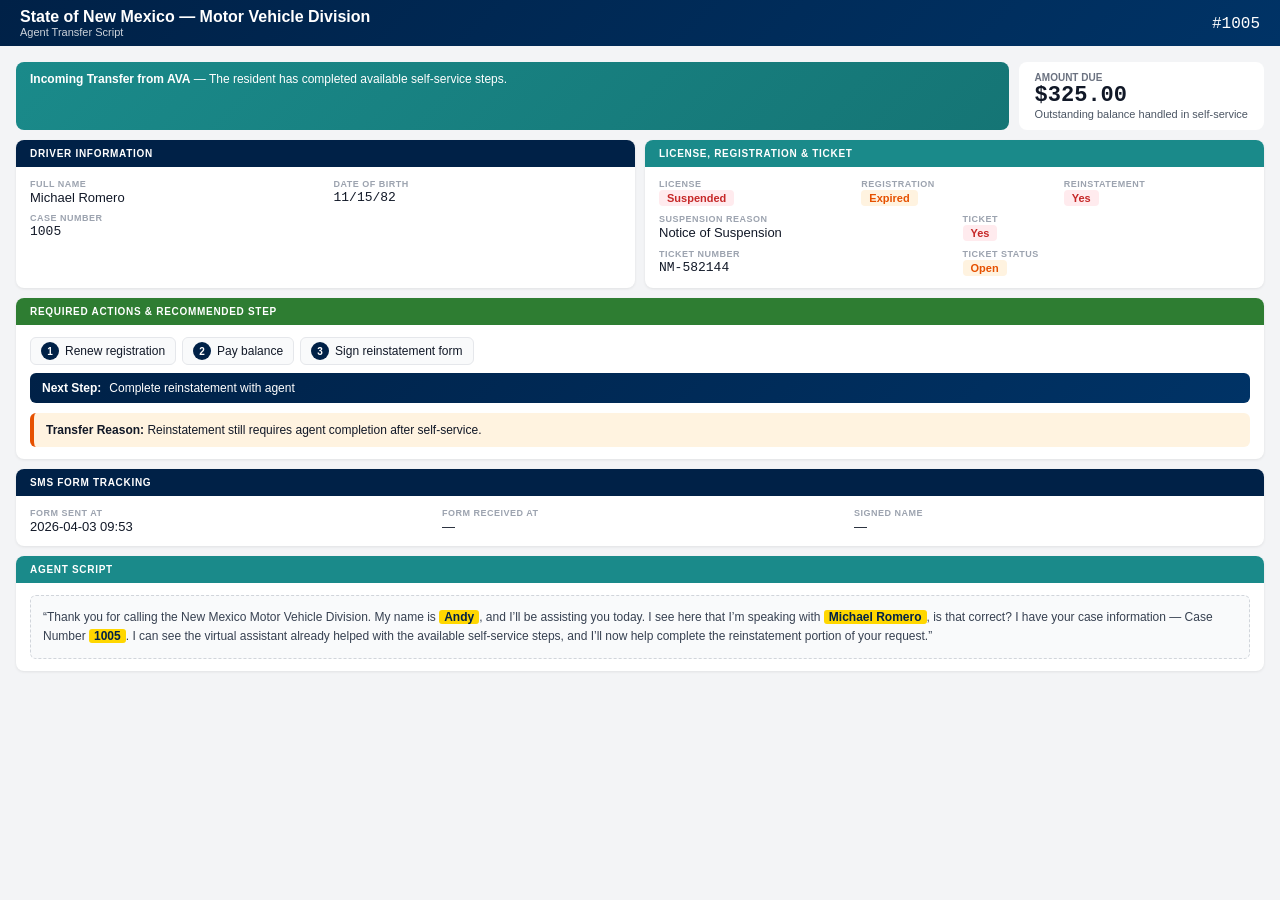
<file: web/nm_mvd_demo_scripts_repo/web/nm-mvd/agent-transfer/index.html>
<!DOCTYPE html>
<html lang="en">
<head>
<meta charset="UTF-8">
<meta name="viewport" content="width=device-width, initial-scale=1.0">
<title>NM MVD - Agent Transfer Script</title>

<link rel="stylesheet" href="../../shared/styles/base.css">
<link rel="stylesheet" href="../../shared/styles/theme-nm.css">
<link rel="stylesheet" href="./styles.css">

<style>
.top-bar{display:flex;gap:10px;margin-bottom:10px}
.alert-banner{flex:1;background:linear-gradient(135deg,var(--turquoise) 0%,#157575 100%);color:#fff;border-radius:8px;padding:10px 14px;font-size:12px}
.balance-card{min-width:240px;border-radius:8px;padding:10px 16px;background:#fff}
.main-grid{display:grid;grid-template-columns:1fr 1fr;gap:10px}
.full-width{grid-column:1 / -1}
.fields{display:grid;grid-template-columns:1fr 1fr;gap:8px 16px}
.fields.three{grid-template-columns:1fr 1fr 1fr}
.field-label{font-size:9px;font-weight:600;text-transform:uppercase;letter-spacing:.5px;color:#9ca3af;margin-bottom:1px}
.field-value{font-size:13px;font-weight:500}
.action-pill{display:flex;align-items:center;gap:6px;background:#f9fafb;border:1px solid #e5e7eb;border-radius:6px;padding:4px 10px;font-size:12px}
.action-num{background:var(--navy);color:#fff;width:18px;height:18px;border-radius:50%;display:flex;align-items:center;justify-content:center;font-size:10px;font-weight:700}
.actions-inline{display:flex;flex-wrap:wrap;gap:6px}
.rec-step{background:linear-gradient(135deg,var(--navy) 0%,var(--navy-light) 100%);color:#fff;border-radius:6px;padding:8px 12px;font-size:12px;display:flex;gap:8px;margin-top:8px}
.transfer-box{background:#FFF3E0;border-left:4px solid var(--amber);border-radius:6px;padding:10px 12px;margin-top:10px;font-size:12px}
.script-box{background:#f9fafb;border:1px dashed #d1d5db;border-radius:6px;padding:12px;font-size:12px;line-height:1.6;color:#374151}
.hl{background:var(--gold);color:var(--navy);padding:0 5px;border-radius:3px;font-weight:600}
</style>
</head>

<body>

<div class="header">
  <div>
    <strong>State of New Mexico — Motor Vehicle Division</strong>
    <div style="font-size:11px;opacity:.8">Agent Transfer Script</div>
  </div>
  <div class="header-right">
    <span id="headerCase" class="mono"></span>
  </div>
</div>

<div class="container">

  <div class="top-bar">
    <div class="alert-banner">
      <strong>Incoming Transfer from AVA</strong> — The resident has completed available self-service steps.
    </div>

    <div class="balance-card" id="balanceCard">
      <div style="font-size:10px;font-weight:600;text-transform:uppercase;color:#6b7280">Amount Due</div>
      <div id="balanceAmount" class="mono" style="font-size:22px;font-weight:800">$0.00</div>
      <div id="balanceNote" style="font-size:11px;color:#4b5563"></div>
    </div>
  </div>

  <div class="main-grid">

    <!-- DRIVER INFO -->
    <div class="card">
      <div class="card-header" style="background:var(--navy);color:#fff">Driver Information</div>
      <div class="card-body">
        <div class="fields">
          <div>
            <div class="field-label">Full Name</div>
            <div class="field-value" id="fName"></div>
          </div>
          <div>
            <div class="field-label">Date of Birth</div>
            <div class="field-value mono" id="fDob"></div>
          </div>
          <div>
            <div class="field-label">Case Number</div>
            <div class="field-value mono" id="fKey"></div>
          </div>
        </div>
      </div>
    </div>

    <!-- STATUS -->
    <div class="card">
      <div class="card-header" style="background:var(--turquoise);color:#fff">License, Registration & Ticket</div>
      <div class="card-body">

        <div class="fields three">
          <div>
            <div class="field-label">License</div>
            <div class="field-value"><span class="badge" id="bLic"></span></div>
          </div>
          <div>
            <div class="field-label">Registration</div>
            <div class="field-value"><span class="badge" id="bReg"></span></div>
          </div>
          <div>
            <div class="field-label">Reinstatement</div>
            <div class="field-value"><span class="badge" id="bReinst"></span></div>
          </div>
        </div>

        <div class="fields" style="margin-top:8px">
          <div>
            <div class="field-label">Suspension Reason</div>
            <div class="field-value" id="fSusp"></div>
          </div>
          <div>
            <div class="field-label">Ticket</div>
            <div class="field-value"><span class="badge" id="bTicket"></span></div>
          </div>
          <div>
            <div class="field-label">Ticket Number</div>
            <div class="field-value mono" id="fTicketNum"></div>
          </div>
          <div>
            <div class="field-label">Ticket Status</div>
            <div class="field-value"><span class="badge" id="bTicketStatus"></span></div>
          </div>
        </div>

      </div>
    </div>

    <!-- ACTIONS -->
    <div class="card full-width">
      <div class="card-header" style="background:var(--green);color:#fff">Required Actions & Recommended Step</div>
      <div class="card-body">

        <div class="actions-inline" id="actionsList"></div>

        <div class="rec-step">
          <strong>Next Step:</strong> <span id="nextStep"></span>
        </div>

        <div class="transfer-box">
          <strong>Transfer Reason:</strong> <span id="transferReason"></span>
        </div>

      </div>
    </div>

    <!-- SMS -->
    <div class="card full-width">
      <div class="card-header" style="background:var(--navy);color:#fff">SMS Form Tracking</div>
      <div class="card-body">

        <div class="fields three">
          <div>
            <div class="field-label">Form Sent At</div>
            <div class="field-value" id="smsSent">—</div>
          </div>
          <div>
            <div class="field-label">Form Received At</div>
            <div class="field-value" id="smsRecv">—</div>
          </div>
          <div>
            <div class="field-label">Signed Name</div>
            <div class="field-value" id="smsSigned">—</div>
          </div>
        </div>

      </div>
    </div>

    <!-- SCRIPT -->
    <div class="card full-width">
      <div class="card-header" style="background:var(--turquoise);color:#fff">Agent Script</div>
      <div class="card-body">
        <div class="script-box">
          “Thank you for calling the New Mexico Motor Vehicle Division. My name is <span class="hl">Andy</span>, and I’ll be assisting you today.
          I see here that I’m speaking with <span class="hl" id="sName"></span>, is that correct?
          I have your case information — Case Number <span class="hl" id="sKey"></span>.
          I can see the virtual assistant already helped with the available self-service steps, and I’ll now help complete the reinstatement portion of your request.”
        </div>
      </div>
    </div>

  </div>
</div>

<script src="./config.sample.js"></script>
<script src="./app.js"></script>

</body>
</html>
</file>
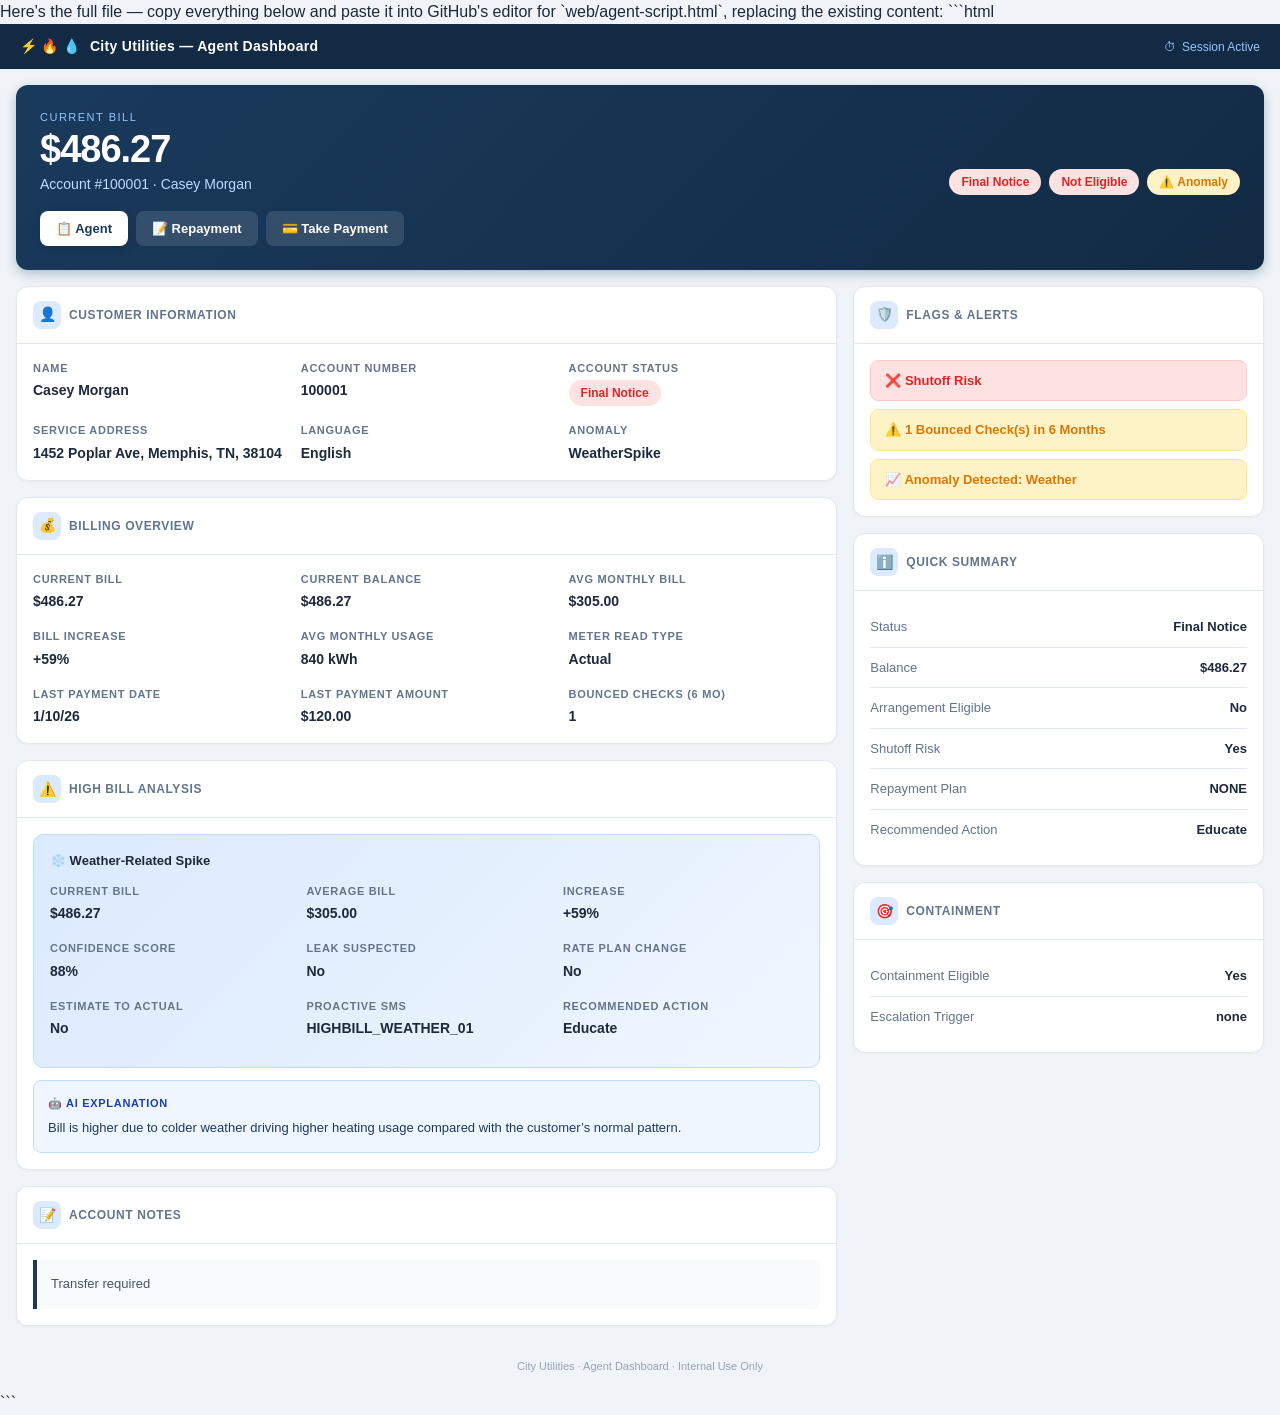
<file: web/agent-script.html>
Here's the full file — copy everything below and paste it into GitHub's editor for `web/agent-script.html`, replacing the existing content:

```html
<!DOCTYPE html>
<html lang="en">
<head>
<meta charset="UTF-8">
<meta name="viewport" content="width=device-width, initial-scale=1.0">
<title>Agent Dashboard — City Utilities</title>
<style>
:root {
  --navy: #1a3a5c;
  --navy-dark: #122a44;
  --navy-light: #2a5a8c;
  --accent: #3b82f6;
  --accent-light: #60a5fa;
  --bg: #f0f4f8;
  --card: #ffffff;
  --text: #1e293b;
  --muted: #64748b;
  --border: #e2e8f0;
  --good: #16a34a;
  --good-bg: #dcfce7;
  --warn: #d97706;
  --warn-bg: #fef3c7;
  --bad: #dc2626;
  --bad-bg: #fee2e2;
  --blue-bg: #dbeafe;
  --blue-text: #1e40af;
}

* { box-sizing: border-box; margin: 0; }

body {
  font-family: -apple-system, BlinkMacSystemFont, 'Segoe UI', Roboto, sans-serif;
  background: var(--bg);
  color: var(--text);
  line-height: 1.5;
}

/* Top Bar */
.topbar {
  background: var(--navy-dark);
  color: #fff;
  padding: 12px 20px;
  display: flex;
  align-items: center;
  justify-content: space-between;
}
.topbar-brand {
  display: flex;
  align-items: center;
  gap: 10px;
  font-weight: 700;
  font-size: 14px;
  letter-spacing: 0.3px;
}
.topbar-icons { display: flex; gap: 4px; }
.topbar-icons span { font-size: 14px; }
.topbar-session {
  font-size: 12px;
  color: #93c5fd;
  display: flex;
  align-items: center;
  gap: 6px;
}

.wrap { max-width: 1400px; margin: 0 auto; padding: 16px; }

/* Hero */
.hero {
  background: linear-gradient(135deg, var(--navy), var(--navy-dark));
  color: #fff;
  border-radius: 12px;
  padding: 24px;
  margin-bottom: 16px;
  box-shadow: 0 4px 12px rgba(26,58,92,0.3);
}
.hero-grid {
  display: flex;
  justify-content: space-between;
  align-items: flex-end;
  flex-wrap: wrap;
  gap: 16px;
}
.hero-label {
  font-size: 11px;
  text-transform: uppercase;
  letter-spacing: 1.5px;
  color: #93c5fd;
  margin-bottom: 4px;
}
.hero-balance {
  font-size: 38px;
  font-weight: 800;
  letter-spacing: -1px;
  line-height: 1;
  margin-bottom: 6px;
}
.hero-sub { font-size: 14px; color: #bfdbfe; }
.hero-badges { display: flex; gap: 8px; flex-wrap: wrap; }

/* Nav */
.nav-actions {
  display: flex;
  gap: 8px;
  margin-top: 16px;
  flex-wrap: wrap;
}
.nav-btn {
  display: flex;
  align-items: center;
  gap: 6px;
  padding: 10px 16px;
  border-radius: 8px;
  border: none;
  font-size: 13px;
  font-weight: 700;
  cursor: pointer;
  transition: all 0.15s;
}
.nav-btn.active {
  background: #fff;
  color: var(--navy);
  box-shadow: 0 2px 8px rgba(0,0,0,0.15);
}
.nav-btn:not(.active) {
  background: rgba(255,255,255,0.12);
  color: #fff;
}
.nav-btn:not(.active):hover {
  background: rgba(255,255,255,0.22);
}

/* Layout */
.layout {
  display: grid;
  grid-template-columns: 2fr 1fr;
  gap: 16px;
}
.stack > * + * { margin-top: 16px; }

/* Cards */
.card {
  background: var(--card);
  border: 1px solid var(--border);
  border-radius: 12px;
  overflow: hidden;
  box-shadow: 0 1px 3px rgba(0,0,0,0.04);
}
.card-header {
  padding: 14px 16px;
  border-bottom: 1px solid var(--border);
  display: flex;
  align-items: center;
  gap: 8px;
}
.card-header-icon {
  width: 28px;
  height: 28px;
  border-radius: 8px;
  background: var(--blue-bg);
  color: var(--blue-text);
  display: flex;
  align-items: center;
  justify-content: center;
  font-size: 14px;
}
.card-header h3 {
  font-size: 12px;
  font-weight: 700;
  text-transform: uppercase;
  letter-spacing: 0.6px;
  color: var(--muted);
}
.card-body { padding: 16px; }

/* Fields Grid */
.fields {
  display: grid;
  grid-template-columns: repeat(3, 1fr);
  gap: 16px;
}
.field {}
.field-label {
  font-size: 11px;
  text-transform: uppercase;
  letter-spacing: 0.7px;
  color: var(--muted);
  font-weight: 600;
  margin-bottom: 4px;
}
.field-value {
  font-size: 14px;
  font-weight: 600;
  color: var(--text);
  word-break: break-word;
}

/* Badges / Pills */
.pill {
  display: inline-block;
  padding: 4px 12px;
  border-radius: 999px;
  font-size: 12px;
  font-weight: 700;
  white-space: nowrap;
}
.pill-good { background: var(--good-bg); color: var(--good); }
.pill-warn { background: var(--warn-bg); color: var(--warn); }
.pill-bad { background: var(--bad-bg); color: var(--bad); }
.pill-blue { background: var(--blue-bg); color: var(--blue-text); }
.pill-neutral { background: #f1f5f9; color: var(--muted); }
.pill-white { background: rgba(255,255,255,0.2); color: #fff; }

/* Alerts */
.alert {
  display: flex;
  align-items: center;
  gap: 8px;
  padding: 10px 14px;
  border-radius: 8px;
  font-size: 13px;
  font-weight: 600;
  border: 1px solid;
}
.alert + .alert { margin-top: 8px; }
.alert-good { background: var(--good-bg); border-color: #bbf7d0; color: var(--good); }
.alert-warn { background: var(--warn-bg); border-color: #fde68a; color: var(--warn); }
.alert-bad { background: var(--bad-bg); border-color: #fecaca; color: var(--bad); }

/* Rows */
.summary-row {
  display: flex;
  justify-content: space-between;
  align-items: center;
  padding: 10px 0;
  border-bottom: 1px solid var(--border);
  font-size: 13px;
}
.summary-row:last-child { border: none; }
.summary-row .k { color: var(--muted); }
.summary-row .v { font-weight: 700; color: var(--text); }

/* Notes */
.notes-box {
  background: #f8fafc;
  border-left: 4px solid var(--navy);
  border-radius: 0 8px 8px 0;
  padding: 14px;
  font-size: 13px;
  line-height: 1.6;
  color: #475569;
  white-space: pre-wrap;
}

/* AI Box */
.ai-box {
  background: #eff6ff;
  border: 1px solid #bfdbfe;
  border-radius: 8px;
  padding: 14px;
  margin-top: 12px;
}
.ai-box-label {
  font-size: 11px;
  text-transform: uppercase;
  letter-spacing: 0.7px;
  color: var(--blue-text);
  font-weight: 700;
  margin-bottom: 6px;
}
.ai-box p {
  font-size: 13px;
  color: #1e3a5f;
  line-height: 1.6;
}

/* Anomaly panel */
.anomaly-panel {
  background: linear-gradient(135deg, #fef3c7, #fefce8);
  border: 1px solid #fde68a;
  border-radius: 10px;
  padding: 16px;
}
.anomaly-panel.leak {
  background: linear-gradient(135deg, #fee2e2, #fef2f2);
  border-color: #fecaca;
}
.anomaly-panel.weather {
  background: linear-gradient(135deg, #dbeafe, #eff6ff);
  border-color: #bfdbfe;
}
.anomaly-panel.estimate {
  background: linear-gradient(135deg, #fef3c7, #fefce8);
  border-color: #fde68a;
}
.anomaly-panel.rate {
  background: linear-gradient(135deg, #f3e8ff, #faf5ff);
  border-color: #e9d5ff;
}
.anomaly-panel.hardship {
  background: linear-gradient(135deg, #ffedd5, #fff7ed);
  border-color: #fed7aa;
}

.section-label {
  font-size: 13px;
  font-weight: 700;
  color: var(--text);
  margin-bottom: 12px;
  display: flex;
  align-items: center;
  gap: 6px;
}

/* Footer */
.footer {
  text-align: center;
  padding: 16px;
  font-size: 11px;
  color: #94a3b8;
}

/* Hidden section */
.hidden { display: none; }

@media (max-width: 900px) {
  .layout { grid-template-columns: 1fr; }
  .fields { grid-template-columns: repeat(2, 1fr); }
}
@media (max-width: 600px) {
  .fields { grid-template-columns: 1fr; }
  .hero-balance { font-size: 28px; }
  .nav-actions { flex-direction: column; }
  .nav-btn { width: 100%; justify-content: center; }
}
</style>
</head>
<body>

<div class="topbar">
  <div class="topbar-brand">
    <div class="topbar-icons"><span>⚡</span><span>🔥</span><span>💧</span></div>
    <span>City Utilities — Agent Dashboard</span>
  </div>
  <div class="topbar-session">
    <span>⏱</span> Session Active
  </div>
</div>

<div class="wrap">

  <!-- Hero -->
  <div class="hero">
    <div class="hero-grid">
      <div>
        <div class="hero-label">Current Bill</div>
        <div class="hero-balance" id="heroBill">—</div>
        <div class="hero-sub">Account #<span id="heroAcct">—</span> &middot; <span id="heroName">—</span></div>
      </div>
      <div class="hero-badges" id="heroBadges"></div>
    </div>
    <div class="nav-actions">
      <button class="nav-btn active" onclick="goAgent()">📋 Agent</button>
      <button class="nav-btn" onclick="goRepayment()">📝 Repayment</button>
      <button class="nav-btn" onclick="goPayment()">💳 Take Payment</button>
    </div>
  </div>

  <!-- Main layout -->
  <div class="layout">
    <div class="stack">

      <!-- Customer Info -->
      <div class="card">
        <div class="card-header">
          <div class="card-header-icon">👤</div>
          <h3>Customer Information</h3>
        </div>
        <div class="card-body">
          <div class="fields">
            <div class="field">
              <div class="field-label">Name</div>
              <div class="field-value" id="customerName">—</div>
            </div>
            <div class="field">
              <div class="field-label">Account Number</div>
              <div class="field-value" id="accountNumber">—</div>
            </div>
            <div class="field">
              <div class="field-label">Account Status</div>
              <div class="field-value" id="accountStatus">—</div>
            </div>
            <div class="field">
              <div class="field-label">Service Address</div>
              <div class="field-value" id="serviceAddress">—</div>
            </div>
            <div class="field">
              <div class="field-label">Language</div>
              <div class="field-value" id="language">—</div>
            </div>
            <div class="field">
              <div class="field-label">Anomaly</div>
              <div class="field-value" id="demoScenario">—</div>
            </div>
          </div>
        </div>
      </div>

      <!-- Billing -->
      <div class="card">
        <div class="card-header">
          <div class="card-header-icon">💰</div>
          <h3>Billing Overview</h3>
        </div>
        <div class="card-body">
          <div class="fields">
            <div class="field">
              <div class="field-label">Current Bill</div>
              <div class="field-value" id="currentBill">—</div>
            </div>
            <div class="field">
              <div class="field-label">Current Balance</div>
              <div class="field-value" id="currentBalance">—</div>
            </div>
            <div class="field">
              <div class="field-label">Avg Monthly Bill</div>
              <div class="field-value" id="avgBill">—</div>
            </div>
            <div class="field">
              <div class="field-label">Bill Increase</div>
              <div class="field-value" id="billIncrease">—</div>
            </div>
            <div class="field">
              <div class="field-label">Avg Monthly Usage</div>
              <div class="field-value" id="avgUsage">—</div>
            </div>
            <div class="field">
              <div class="field-label">Meter Read Type</div>
              <div class="field-value" id="meterRead">—</div>
            </div>
            <div class="field">
              <div class="field-label">Last Payment Date</div>
              <div class="field-value" id="lastPayDate">—</div>
            </div>
            <div class="field">
              <div class="field-label">Last Payment Amount</div>
              <div class="field-value" id="lastPayAmt">—</div>
            </div>
            <div class="field">
              <div class="field-label">Bounced Checks (6 mo)</div>
              <div class="field-value" id="bouncedChecks">—</div>
            </div>
          </div>
        </div>
      </div>

      <!-- High Bill / Anomaly (conditionally shown) -->
      <div class="card" id="anomalyCard" style="display:none">
        <div class="card-header">
          <div class="card-header-icon">⚠️</div>
          <h3>High Bill Analysis</h3>
        </div>
        <div class="card-body" id="anomalyBody"></div>
      </div>

      <!-- Notes -->
      <div class="card">
        <div class="card-header">
          <div class="card-header-icon">📝</div>
          <h3>Account Notes</h3>
        </div>
        <div class="card-body">
          <div class="notes-box" id="notes">No notes on file.</div>
        </div>
      </div>

    </div>

    <!-- Right Column -->
    <div class="stack">

      <!-- Flags -->
      <div class="card">
        <div class="card-header">
          <div class="card-header-icon">🛡️</div>
          <h3>Flags &amp; Alerts</h3>
        </div>
        <div class="card-body" id="flagsBox">
          <div class="alert alert-good">✅ No flags on this account</div>
        </div>
      </div>

      <!-- Quick Summary -->
      <div class="card">
        <div class="card-header">
          <div class="card-header-icon">ℹ️</div>
          <h3>Quick Summary</h3>
        </div>
        <div class="card-body" id="summaryBox">
          <div class="summary-row"><span class="k">Status</span><span class="v" id="sumStatus">—</span></div>
          <div class="summary-row"><span class="k">Balance</span><span class="v" id="sumBalance">—</span></div>
          <div class="summary-row"><span class="k">Arrangement Eligible</span><span class="v" id="sumEligible">—</span></div>
          <div class="summary-row"><span class="k">Shutoff Risk</span><span class="v" id="sumShutoff">—</span></div>
          <div class="summary-row"><span class="k">Repayment Plan</span><span class="v" id="sumRepayment">—</span></div>
          <div class="summary-row"><span class="k">Recommended Action</span><span class="v" id="sumAction">—</span></div>
        </div>
      </div>

      <!-- Containment -->
      <div class="card" id="containmentCard">
        <div class="card-header">
          <div class="card-header-icon">🎯</div>
          <h3>Containment</h3>
        </div>
        <div class="card-body">
          <div class="summary-row"><span class="k">Containment Eligible</span><span class="v" id="containment">—</span></div>
          <div class="summary-row"><span class="k">Escalation Trigger</span><span class="v" id="escalation">—</span></div>
        </div>
      </div>

    </div>
  </div>
</div>

<div class="footer">City Utilities &middot; Agent Dashboard &middot; Internal Use Only</div>

<script>
// Hard-coded record for Account #100001 (Casey Morgan / WeatherSpike scenario)
// Source: Andy-UtilityAccountv2 data table
const ACCOUNT_100001 = {
  key: "100001",
  accountStatus: "finalNotice",
  customerName: "Casey Morgan",
  lastPaymentDate: "1/10/26",
  arrangementIneligibleReason: "Returned check in last 6 months",
  serviceAddress: "1452 Poplar Ave",
  city: "Memphis",
  state: "TN",
  zip: "38104",
  notes: "Transfer required",
  currentBalance: 486.27,
  lastPaymentAmount: 120.0,
  arrangementMinDownPayment: 0,
  arrangementMaxMonths: 0,
  bouncedCheckCountLast6Months: 1,
  shutOffRisk: "True",
  arrangementEligible: "False",
  hardshipFlag: "False",
  bouncedCheckLast6Month: "True",
  repaymentPlanStatus: "NONE",
  repaymentConfirmationNumber: "",
  repaymentDownPayment: 0,
  repaymentMonths: 0,
  repaymentMonthlyPayment: 0.0,
  repaymentStartDate: "",
  agreementStatus: "NOT_SENT",
  agreementSentAt: "",
  agreementReceivedAt: "",
  agreementSignedName: "",
  agreementLink: "",
  agreementToken: "",
  avgMonthlyBill: 305.00,
  currentBillAmount: 486.27,
  billIncreasePercent: 0.59,
  avgMonthlyUseage: 840,
  usageUnit: "kWh",
  meterReadType: "Actual",
  anomalyDetected: "true",
  anomolyDriver: "Weather",
  leakSuspectedFlag: "false",
  ratePlanChangeFlag: "false",
  estimateToActualFlag: "false",
  anomolyConfidenceScore: 0.88,
  aiExplanationSummary: "Bill is higher due to colder weather driving higher heating usage compared with the customer’s normal pattern.",
  containmentEligible: "true",
  escalationTrigger: "none",
  proactiveSmsTemplateId: "HIGHBILL_WEATHER_01",
  recommendedNextAction: "Educate",
  customerLanguage: "English",
  demoScenario: "WeatherSpike"
};

const ACCOUNT_ID = "100001";

function accountId() {
  return ACCOUNT_ID;
}

function goAgent()  { window.location.href = "agent-script.html?accountNumber=" + encodeURIComponent(accountId()); }
function goRepayment() { window.location.href = "repayment-script.html?accountNumber=" + encodeURIComponent(accountId()); }
function goPayment()  { window.location.href = "take-payment.html?accountNumber=" + encodeURIComponent(accountId()); }

function set(id, val) {
  const el = document.getElementById(id);
  if (el) el.textContent = (val != null && String(val) !== "") ? String(val) : "—";
}

function money(val) {
  const n = parseFloat(String(val || "").replace(/[$,]/g, ""));
  return Number.isFinite(n) ? "$" + n.toLocaleString("en-US", { minimumFractionDigits: 2, maximumFractionDigits: 2 }) : "—";
}

function pct(val) {
  const n = parseFloat(String(val || ""));
  if (!Number.isFinite(n)) return "—";
  const p = Math.abs(n) <= 10 && n !== Math.floor(n) ? n * 100 : n;
  const prefix = p > 0 ? "+" : "";
  return prefix + Math.round(p) + "%";
}

function titleStatus(val) {
  const map = { pastDue: "Past Due", finalNotice: "Final Notice", active: "Active", disconnected: "Disconnected" };
  return map[val] || val || "—";
}

function boolYesNo(val) {
  const s = String(val || "").toLowerCase();
  if (s === "true") return "Yes";
  if (s === "false") return "No";
  return "—";
}

function statusPill(val) {
  const s = String(val || "").toLowerCase();
  if (s === "active") return '<span class="pill pill-good">' + titleStatus(val) + '</span>';
  if (s === "pastdue" || s === "pastDue") return '<span class="pill pill-warn">Past Due</span>';
  if (s === "finalnotice" || s === "finalNotice") return '<span class="pill pill-bad">Final Notice</span>';
  if (s === "disconnected") return '<span class="pill pill-neutral">Disconnected</span>';
  return '<span class="pill pill-neutral">' + (val || "—") + '</span>';
}

function buildFlags(r) {
  const box = document.getElementById("flagsBox");
  const flags = [];

  if (String(r.shutOffRisk).toLowerCase() === "true")
    flags.push('<div class="alert alert-bad">❌ Shutoff Risk</div>');
  if (String(r.hardshipFlag).toLowerCase() === "true")
    flags.push('<div class="alert alert-warn">⚠️ Hardship Flag</div>');
  if (parseInt(r.bouncedCheckCountLast6Months) > 0)
    flags.push('<div class="alert alert-warn">⚠️ ' + r.bouncedCheckCountLast6Months + ' Bounced Check(s) in 6 Months</div>');
  if (String(r.anomalyDetected).toLowerCase() === "true")
    flags.push('<div class="alert alert-warn">📈 Anomaly Detected: ' + (r.anomolyDriver || "Unknown") + '</div>');
  if (String(r.leakSuspectedFlag).toLowerCase() === "true")
    flags.push('<div class="alert alert-bad">💧 Leak Suspected</div>');

  if (flags.length === 0)
    flags.push('<div class="alert alert-good">✅ No flags on this account</div>');

  box.innerHTML = flags.join("");
}

function buildAnomalyPanel(r) {
  const card = document.getElementById("anomalyCard");
  const body = document.getElementById("anomalyBody");

  if (String(r.anomalyDetected).toLowerCase() !== "true") {
    card.style.display = "none";
    return;
  }
  card.style.display = "block";

  const driver = (r.anomolyDriver || "").toLowerCase();
  let panelClass = "";
  let driverLabel = r.anomolyDriver || "Unknown";
  let driverIcon = "⚠️";

  if (driver.includes("weather")) { panelClass = "weather"; driverIcon = "❄️"; driverLabel = "Weather-Related Spike"; }
  else if (driver.includes("leak")) { panelClass = "leak"; driverIcon = "💧"; driverLabel = "Suspected Leak"; }
  else if (driver.includes("estimate")) { panelClass = "estimate"; driverIcon = "📏"; driverLabel = "Estimated-to-Actual Catch-Up"; }
  else if (driver.includes("rate")) { panelClass = "rate"; driverIcon = "📊"; driverLabel = "Rate Plan Change"; }
  else if (driver.includes("hardship")) { panelClass = "hardship"; driverIcon = "🤝"; driverLabel = "Hardship Usage Pattern"; }

  const confidence = parseFloat(r.anomolyConfidenceScore);
  const confPct = Number.isFinite(confidence) ? Math.round(confidence * 100) + "%" : "—";

  let html = '<div class="anomaly-panel ' + panelClass + '">';
  html += '<div class="section-label">' + driverIcon + ' ' + driverLabel + '</div>';
  html += '<div class="fields" style="margin-bottom:12px">';
  html += '<div class="field"><div class="field-label">Current Bill</div><div class="field-value">' + money(r.currentBillAmount) + '</div></div>';
  html += '<div class="field"><div class="field-label">Average Bill</div><div class="field-value">' + money(r.avgMonthlyBill) + '</div></div>';
  html += '<div class="field"><div class="field-label">Increase</div><div class="field-value">' + pct(r.billIncreasePercent) + '</div></div>';
  html += '<div class="field"><div class="field-label">Confidence Score</div><div class="field-value">' + confPct + '</div></div>';
  html += '<div class="field"><div class="field-label">Leak Suspected</div><div class="field-value">' + boolYesNo(r.leakSuspectedFlag) + '</div></div>';
  html += '<div class="field"><div class="field-label">Rate Plan Change</div><div class="field-value">' + boolYesNo(r.ratePlanChangeFlag) + '</div></div>';
  html += '<div class="field"><div class="field-label">Estimate to Actual</div><div class="field-value">' + boolYesNo(r.estimateToActualFlag) + '</div></div>';
  html += '<div class="field"><div class="field-label">Proactive SMS</div><div class="field-value">' + (r.proactiveSmsTemplateId || "—") + '</div></div>';
  html += '<div class="field"><div class="field-label">Recommended Action</div><div class="field-value">' + (r.recommendedNextAction || "—") + '</div></div>';
  html += '</div>';
  html += '</div>';

  if (r.aiExplanationSummary) {
    html += '<div class="ai-box">';
    html += '<div class="ai-box-label">🤖 AI Explanation</div>';
    html += '<p>' + r.aiExplanationSummary + '</p>';
    html += '</div>';
  }

  body.innerHTML = html;
}

function buildHeroBadges(r) {
  const box = document.getElementById("heroBadges");
  let html = statusPill(r.accountStatus);

  const eligible = String(r.arrangementEligible).toLowerCase();
  if (eligible === "true") html += ' <span class="pill pill-good">Eligible</span>';
  else if (eligible === "false") html += ' <span class="pill pill-bad">Not Eligible</span>';

  if (String(r.anomalyDetected).toLowerCase() === "true")
    html += ' <span class="pill pill-warn">⚠️ Anomaly</span>';

  box.innerHTML = html;
}

function load() {
  const id = accountId();
  const r = ACCOUNT_100001;

  // Hero
  set("heroAcct", r.key || id);
  set("heroName", r.customerName);
  document.getElementById("heroBill").textContent = money(r.currentBillAmount);
  buildHeroBadges(r);

  // Customer Info
  set("customerName", r.customerName);
  set("accountNumber", r.key || id);
  document.getElementById("accountStatus").innerHTML = statusPill(r.accountStatus);
  set("serviceAddress", [r.serviceAddress, r.city, r.state, r.zip].filter(Boolean).join(", "));
  set("language", r.customerLanguage || "English");
  set("demoScenario", r.demoScenario);

  // Billing
  set("currentBill", money(r.currentBillAmount));
  set("currentBalance", money(r.currentBalance));
  set("avgBill", money(r.avgMonthlyBill));
  set("billIncrease", pct(r.billIncreasePercent));
  set("avgUsage", r.avgMonthlyUseage ? r.avgMonthlyUseage + " " + (r.usageUnit || "kWh") : "—");
  set("meterRead", r.meterReadType);
  set("lastPayDate", r.lastPaymentDate);
  set("lastPayAmt", money(r.lastPaymentAmount));
  set("bouncedChecks", r.bouncedCheckCountLast6Months || "0");

  // Anomaly
  buildAnomalyPanel(r);

  // Notes
  set("notes", r.notes || "No notes on file.");

  // Flags
  buildFlags(r);

  // Summary
  set("sumStatus", titleStatus(r.accountStatus));
  set("sumBalance", money(r.currentBalance));
  set("sumEligible", boolYesNo(r.arrangementEligible));
  set("sumShutoff", boolYesNo(r.shutOffRisk));
  set("sumRepayment", r.repaymentPlanStatus || "NONE");
  set("sumAction", r.recommendedNextAction);

  // Containment
  set("containment", boolYesNo(r.containmentEligible));
  set("escalation", r.escalationTrigger || "none");
}

load();
</script>
</body>
</html>
```
</file>
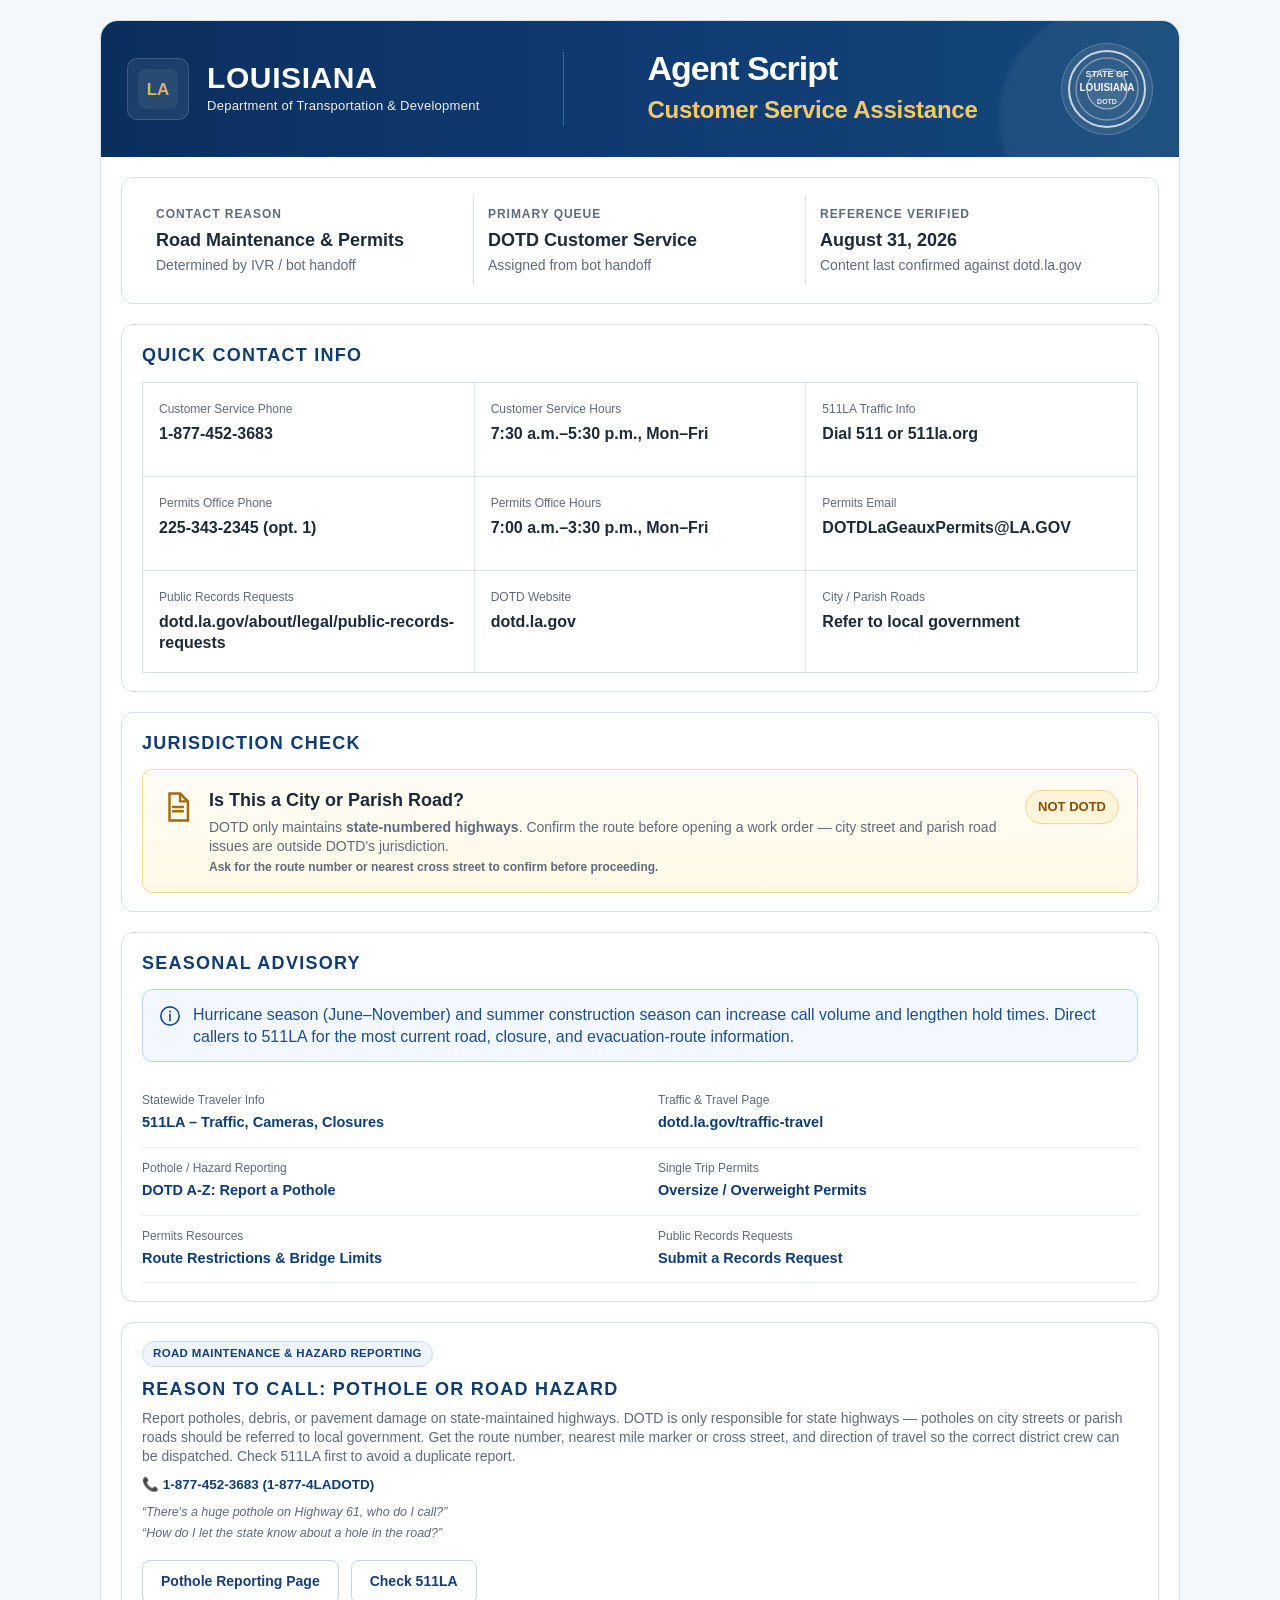
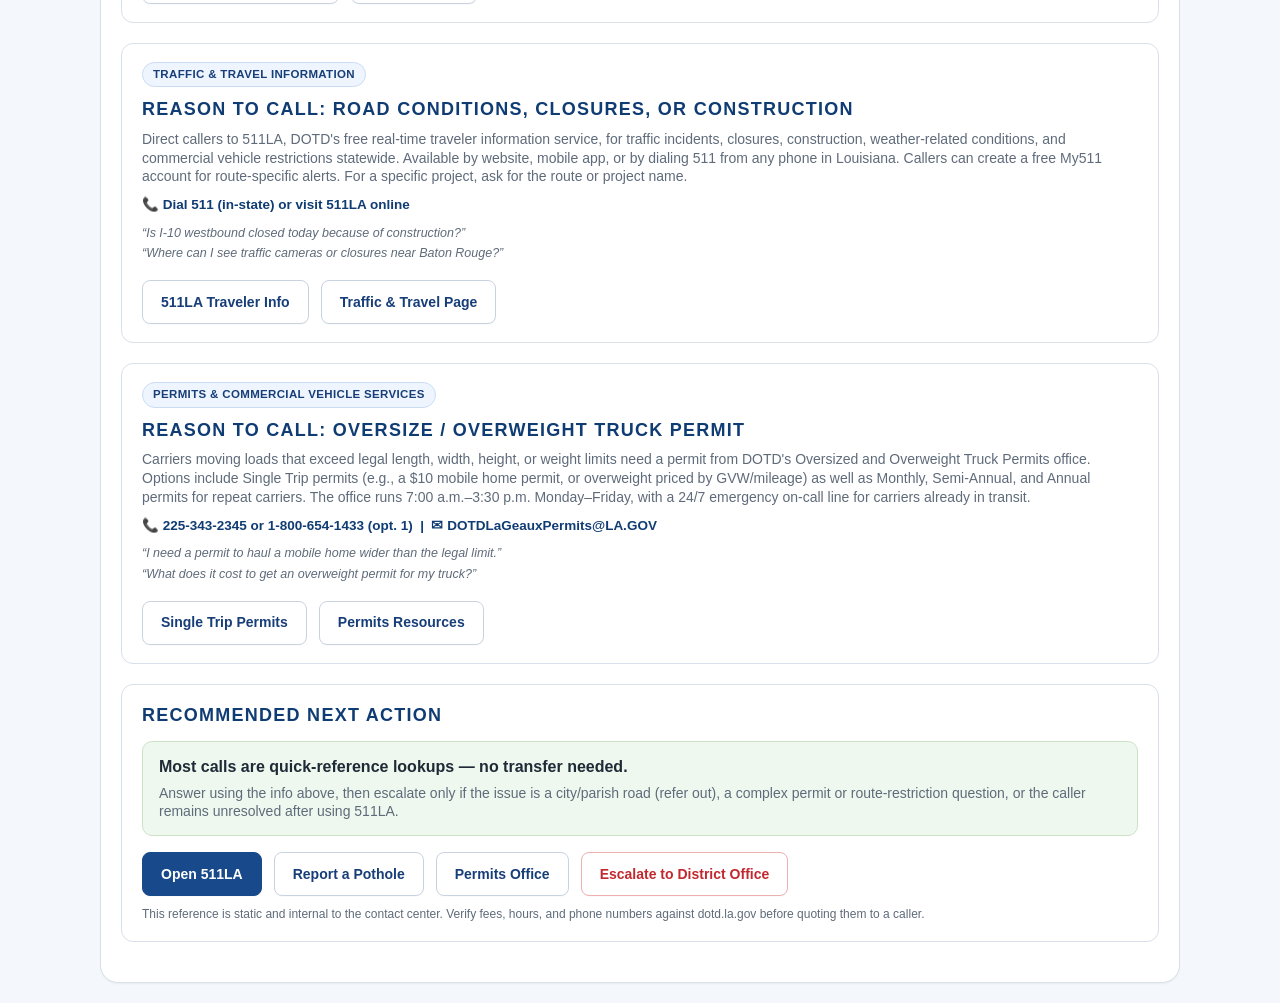
<file: web/agent_script_la_dotd.html>
<!DOCTYPE html>
<html lang="en">
<head>
  <meta charset="UTF-8" />
  <meta name="viewport" content="width=device-width, initial-scale=1.0" />
  <title>Louisiana DOTD - Agent Script</title>
  <style>
    :root{
      --bg:#f4f7fb;
      --card:#ffffff;
      --text:#1f2a37;
      --muted:#5f6b7a;
      --line:#d8e0ea;
      --navy:#103c74;
      --gold:#d6b56d;
      --greenSoft:#eef8ef;
      --green:#2e7d32;
      --redSoft:#fff1f1;
      --red:#d93025;
      --blueSoft:#eef5ff;
      --orangeSoft:#fff7e6;
      --orange:#a05a00;
    }

    *{box-sizing:border-box}
    body{
      margin:0;
      background:var(--bg);
      color:var(--text);
      font-family:Arial, Helvetica, sans-serif;
      line-height:1.35;
    }

    .wrap{max-width:1120px;margin:0 auto;padding:20px}
    .shell{
      background:var(--card);
      border:1px solid var(--line);
      border-radius:18px;
      overflow:hidden;
      box-shadow:0 1px 2px rgba(0,0,0,.05);
    }

    .banner{
      display:flex;
      align-items:center;
      justify-content:space-between;
      gap:20px;
      padding:22px 26px;
      background:linear-gradient(90deg, #0a2f5d 0%, #103c74 55%, #134878 100%);
      color:#fff;
      position:relative;
      overflow:hidden;
    }

    .banner::after{
      content:"";
      position:absolute;
      inset:auto -40px -70px auto;
      width:220px;
      height:220px;
      border-radius:50%;
      background:rgba(255,255,255,.06);
      filter:blur(2px);
    }

    .brand,.la-mark,.la-title,.doc-title,.seal{z-index:1}
    .brand,.la-mark{display:flex;align-items:center;gap:18px;min-width:0}
    .la-shape{
      width:62px;height:62px;flex:0 0 auto;border-radius:10px;
      background:rgba(255,255,255,.07);
      display:grid;place-items:center;
      box-shadow:inset 0 0 0 1px rgba(255,255,255,.14);
    }
    .la-title{display:flex;flex-direction:column;min-width:0}
    .la-title .state{font-size:30px;font-weight:800;letter-spacing:.02em;line-height:1}
    .la-title .sub{font-size:13px;opacity:.92;margin-top:4px;letter-spacing:.02em}
    .banner-divider{width:1px;height:74px;background:rgba(255,255,255,.22);flex:0 0 auto}
    .doc-title h1{margin:0;font-size:34px;line-height:1.05;letter-spacing:-0.03em;font-weight:800}
    .doc-title .subtitle{margin-top:7px;color:#f4c96d;font-size:24px;font-weight:700;letter-spacing:-0.01em}
    .seal{
      width:92px;height:92px;flex:0 0 auto;border-radius:50%;
      display:grid;place-items:center;
      background:rgba(255,255,255,.08);
      box-shadow:inset 0 0 0 1px rgba(255,255,255,.18);
    }

    .content{padding:20px}
    .card{
      border:1px solid var(--line);
      border-radius:12px;
      background:#fff;
      overflow:hidden;
      margin-bottom:20px;
    }
    .card-inner{padding:18px 20px}
    .section-title{
      font-size:18px;font-weight:800;letter-spacing:.07em;color:#103c74;
      text-transform:uppercase;margin:0 0 14px 0;
    }

    .top-grid,.overview-grid,.meta-grid{display:grid}
    .top-grid{grid-template-columns:1fr 1fr 1fr}
    .top-item{padding:10px 14px;border-right:1px solid var(--line)}
    .top-item:last-child{border-right:none}
    .top-label{
      font-size:12px;text-transform:uppercase;letter-spacing:.08em;
      color:var(--muted);font-weight:700;margin-bottom:6px
    }
    .top-value{font-size:18px;font-weight:800;color:var(--text);margin-bottom:4px}
    .top-sub{font-size:14px;color:var(--muted)}

    .overview-grid{
      grid-template-columns:repeat(3, minmax(0, 1fr));
      border-top:1px solid var(--line);
      border-left:1px solid var(--line);
    }
    .overview-item{
      padding:18px 16px;border-right:1px solid var(--line);border-bottom:1px solid var(--line);
      min-height:94px;
    }
    .overview-k{
      font-size:12px;color:var(--muted);text-transform:capitalize;margin-bottom:6px;display:block
    }
    .overview-v{font-size:16px;font-weight:800;color:var(--text);word-break:break-word}

    .badge{
      display:inline-block;margin-top:8px;padding:6px 11px;border-radius:999px;
      font-size:13px;font-weight:800;line-height:1;
    }
    .badge-red{background:var(--redSoft);color:var(--red);border:1px solid #f4c4c1}
    .badge-green{background:var(--greenSoft);color:var(--green);border:1px solid #c4e4c7}
    .badge-orange{background:var(--orangeSoft);color:var(--orange);border:1px solid #f3d7a5}

    .info-callout{
      border:1px solid #bbd3f2;background:#f3f8ff;border-radius:10px;padding:14px 16px;
      display:flex;gap:12px;align-items:flex-start;color:#1e4d8d;margin-bottom:18px;
    }
    .info-icon{width:22px;height:22px;flex:0 0 auto;margin-top:1px}

    .meta-grid{
      grid-template-columns:repeat(2, minmax(0, 1fr));
      gap:0;margin-top:12px;
    }
    .meta-item{
      padding:12px 0 14px;border-bottom:1px solid #e7edf4;
    }
    .meta-item:nth-child(odd){padding-right:18px}
    .meta-item:nth-child(even){padding-left:18px}
    .meta-k{
      font-size:12px;color:var(--muted);margin-bottom:5px;text-transform:capitalize
    }
    .meta-v{font-size:14.5px;font-weight:700;color:var(--text);word-break:break-word}
    .meta-v a{color:#103c74;text-decoration:none;font-weight:700}
    .meta-v a:hover{text-decoration:underline}

    .missing-wrap{
      background:linear-gradient(180deg, #fffdf5 0%, #fff8e6 100%);
      border:1px solid #f0d89a;border-radius:10px;padding:18px 18px 16px;
      display:flex;align-items:flex-start;justify-content:space-between;gap:18px;
    }
    .missing-left{display:flex;gap:14px;align-items:flex-start;min-width:0}
    .doc-ico{width:34px;height:34px;flex:0 0 auto;color:#a56a00;margin-top:2px}
    .missing-title{font-size:18px;font-weight:800;margin:0 0 5px 0;color:var(--text)}
    .missing-desc{font-size:14px;color:var(--muted)}
    .pill{
      flex:0 0 auto;border-radius:999px;padding:7px 12px;font-size:13px;font-weight:800;
      color:#8a4f00;background:#fff3d9;border:1px solid #f0d89a;white-space:nowrap;margin-top:2px;
    }

    .next-wrap{
      border:1px solid #cde1c6;background:var(--greenSoft);border-radius:10px;padding:14px 16px;
    }
    .next-title{font-size:16px;font-weight:800;margin:0 0 6px 0}
    .next-desc{font-size:14px;color:var(--muted)}

    .buttons{display:flex;flex-wrap:wrap;gap:12px;margin-top:16px}
    .btn{
      display:inline-flex;align-items:center;justify-content:center;min-height:44px;padding:0 18px;
      border-radius:8px;border:1px solid #c9d3df;background:#fff;color:#173e78;font-weight:800;
      font-size:14px;text-decoration:none;box-shadow:0 1px 0 rgba(0,0,0,.02);
    }
    .btn.primary{background:#184a8b;color:#fff;border-color:#184a8b}
    .btn.ghost{background:#fff;color:#c1292e;border-color:#efb0b0}
    .btn:hover{filter:brightness(.98)}
    .btn.primary:hover{filter:brightness(1.04)}

    .footer-note{font-size:12px;color:var(--muted);margin-top:10px}
    .hint{display:block;font-size:12px;color:var(--muted);font-weight:600;margin-top:4px}

    .faq-card .faq-topic{font-size:16px;font-weight:800;color:var(--text);margin-bottom:6px}
    .faq-card .faq-answer{font-size:14px;color:var(--muted);margin-bottom:10px}
    .faq-card .faq-contact{font-size:13.5px;font-weight:700;color:#103c74;margin-bottom:8px}
    .faq-card .faq-samples{font-size:12.5px;color:var(--muted);margin-bottom:10px}
    .faq-card .faq-samples span{display:block;padding:2px 0;font-style:italic}
    .cat-pill{
      display:inline-block;font-size:11.5px;font-weight:800;letter-spacing:.03em;
      padding:4px 10px;border-radius:999px;background:#eef5ff;color:#173e78;
      border:1px solid #c9dcf2;margin-bottom:10px;text-transform:uppercase;
    }

    @media (max-width: 900px){
      .banner{flex-wrap:wrap}
      .banner-divider{display:none}
      .doc-title h1{font-size:28px}
      .doc-title .subtitle{font-size:20px}
      .top-grid,.overview-grid,.meta-grid{grid-template-columns:1fr}
      .top-item{border-right:none;border-bottom:1px solid var(--line)}
      .top-item:last-child{border-bottom:none}
      .overview-item{border-right:none}
      .meta-item:nth-child(odd),.meta-item:nth-child(even){padding-left:0;padding-right:0}
    }
  </style>
</head>
<body>
  <div class="wrap">
    <div class="shell">
      <div class="banner">
        <div class="brand">
          <div class="la-mark" aria-label="Louisiana branding">
            <div class="la-shape">
              <svg width="42" height="42" viewBox="0 0 42 42" role="img" aria-label="Louisiana DOTD mark">
                <rect x="1" y="1" width="40" height="40" rx="8" fill="rgba(255,255,255,0.06)"/>
                <text x="21" y="27" text-anchor="middle" font-size="17" font-weight="800" fill="#d6b56d" font-family="Arial, Helvetica, sans-serif">LA</text>
              </svg>
            </div>
            <div class="la-title">
              <div class="state">LOUISIANA</div>
              <div class="sub">Department of Transportation &amp; Development</div>
            </div>
          </div>
        </div>

        <div class="banner-divider"></div>

        <div class="doc-title">
          <h1>Agent Script</h1>
          <div class="subtitle">Customer Service Assistance</div>
        </div>

        <div class="seal" aria-label="DOTD seal">
          <svg width="80" height="80" viewBox="0 0 80 80" role="img" aria-label="Louisiana DOTD seal">
            <circle cx="40" cy="40" r="38" fill="none" stroke="rgba(255,255,255,.75)" stroke-width="2"/>
            <circle cx="40" cy="40" r="31" fill="none" stroke="rgba(255,255,255,.35)" stroke-width="1.5"/>
            <circle cx="40" cy="40" r="20" fill="rgba(255,255,255,.08)" stroke="rgba(255,255,255,.55)" stroke-width="1.2"/>
            <text x="40" y="28" text-anchor="middle" font-size="9" fill="rgba(255,255,255,.9)" font-weight="700">STATE OF</text>
            <text x="40" y="42" text-anchor="middle" font-size="10" fill="rgba(255,255,255,.95)" font-weight="700">LOUISIANA</text>
            <text x="40" y="55" text-anchor="middle" font-size="7" fill="rgba(255,255,255,.88)" font-weight="700">DOTD</text>
          </svg>
        </div>
      </div>

      <div class="content">

        <!-- CALL OVERVIEW -->
        <div class="card">
          <div class="card-inner">
            <div class="top-grid">
              <div class="top-item">
                <div class="top-label">Contact Reason</div>
                <div class="top-value">Road Maintenance &amp; Permits</div>
                <div class="top-sub">Determined by IVR / bot handoff</div>
              </div>
              <div class="top-item">
                <div class="top-label">Primary Queue</div>
                <div class="top-value">DOTD Customer Service</div>
                <div class="top-sub">Assigned from bot handoff</div>
              </div>
              <div class="top-item">
                <div class="top-label">Reference Verified</div>
                <div class="top-value">August 31, 2026</div>
                <div class="top-sub">Content last confirmed against dotd.la.gov</div>
              </div>
            </div>
          </div>
        </div>

        <!-- QUICK CONTACT INFO -->
        <div class="card">
          <div class="card-inner">
            <div class="section-title">Quick Contact Info</div>
            <div class="overview-grid">
              <div class="overview-item"><span class="overview-k">Customer Service Phone</span><div class="overview-v">1-877-452-3683</div></div>
              <div class="overview-item"><span class="overview-k">Customer Service Hours</span><div class="overview-v">7:30 a.m.&ndash;5:30 p.m., Mon&ndash;Fri</div></div>
              <div class="overview-item"><span class="overview-k">511LA Traffic Info</span><div class="overview-v">Dial 511 or 511la.org</div></div>
              <div class="overview-item"><span class="overview-k">Permits Office Phone</span><div class="overview-v">225-343-2345 (opt. 1)</div></div>
              <div class="overview-item"><span class="overview-k">Permits Office Hours</span><div class="overview-v">7:00 a.m.&ndash;3:30 p.m., Mon&ndash;Fri</div></div>
              <div class="overview-item"><span class="overview-k">Permits Email</span><div class="overview-v">DOTDLaGeauxPermits@LA.GOV</div></div>
              <div class="overview-item"><span class="overview-k">Public Records Requests</span><div class="overview-v">dotd.la.gov/about/legal/public-records-requests</div></div>
              <div class="overview-item"><span class="overview-k">DOTD Website</span><div class="overview-v">dotd.la.gov</div></div>
              <div class="overview-item"><span class="overview-k">City / Parish Roads</span><div class="overview-v">Refer to local government</div></div>
            </div>
          </div>
        </div>

        <!-- JURISDICTION CHECK -->
        <div class="card">
          <div class="card-inner">
            <div class="section-title">Jurisdiction Check</div>
            <div class="missing-wrap">
              <div class="missing-left">
                <svg class="doc-ico" viewBox="0 0 24 24" fill="none" aria-hidden="true">
                  <path d="M6 2.5h7.5L19 8v13.5H6z" stroke="currentColor" stroke-width="1.7" fill="none"/>
                  <path d="M13.5 2.5V8H19" stroke="currentColor" stroke-width="1.7"/>
                  <path d="M8.5 12h7M8.5 15h7" stroke="currentColor" stroke-width="1.6" stroke-linecap="round"/>
                </svg>
                <div>
                  <div class="missing-title">Is This a City or Parish Road?</div>
                  <div class="missing-desc">
                    DOTD only maintains <strong>state-numbered highways</strong>. Confirm the route before opening a work order &mdash; city street and parish road issues are outside DOTD's jurisdiction.
                    <span class="hint">Ask for the route number or nearest cross street to confirm before proceeding.</span>
                  </div>
                </div>
              </div>
              <div class="pill">NOT DOTD</div>
            </div>
          </div>
        </div>

        <!-- SEASONAL ADVISORY + REFERENCE DETAILS -->
        <div class="card">
          <div class="card-inner">
            <div class="section-title">Seasonal Advisory</div>
            <div class="info-callout">
              <svg class="info-icon" viewBox="0 0 24 24" fill="none" aria-hidden="true">
                <circle cx="12" cy="12" r="10" stroke="#1e4d8d" stroke-width="1.8"/>
                <path d="M12 10.2v7" stroke="#1e4d8d" stroke-width="1.8" stroke-linecap="round"/>
                <circle cx="12" cy="7.2" r="1.1" fill="#1e4d8d"/>
              </svg>
              <div>Hurricane season (June&ndash;November) and summer construction season can increase call volume and lengthen hold times. Direct callers to 511LA for the most current road, closure, and evacuation-route information.</div>
            </div>

            <div class="meta-grid">
              <div class="meta-item"><div class="meta-k">Statewide Traveler Info</div><div class="meta-v"><a href="https://511la.org/" target="_blank" rel="noopener">511LA &ndash; Traffic, Cameras, Closures</a></div></div>
              <div class="meta-item"><div class="meta-k">Traffic &amp; Travel Page</div><div class="meta-v"><a href="https://dotd.la.gov/traffic-travel/" target="_blank" rel="noopener">dotd.la.gov/traffic-travel</a></div></div>
              <div class="meta-item"><div class="meta-k">Pothole / Hazard Reporting</div><div class="meta-v"><a href="https://wwwapps.dotd.la.gov/administration/dotdaz/definition.aspx?termID=156" target="_blank" rel="noopener">DOTD A-Z: Report a Pothole</a></div></div>
              <div class="meta-item"><div class="meta-k">Single Trip Permits</div><div class="meta-v"><a href="https://dotd.la.gov/about/office-of-operations/oversized-and-overweight-truck-permits/single-trip-permits/" target="_blank" rel="noopener">Oversize / Overweight Permits</a></div></div>
              <div class="meta-item"><div class="meta-k">Permits Resources</div><div class="meta-v"><a href="https://dotd.la.gov/about/office-of-operations/oversized-and-overweight-truck-permits/resources/" target="_blank" rel="noopener">Route Restrictions &amp; Bridge Limits</a></div></div>
              <div class="meta-item"><div class="meta-k">Public Records Requests</div><div class="meta-v"><a href="https://dotd.la.gov/about/legal/public-records-requests/" target="_blank" rel="noopener">Submit a Records Request</a></div></div>
            </div>
          </div>
        </div>

        <!-- FAQ 1: POTHOLE -->
        <div class="card faq-card">
          <div class="card-inner">
            <span class="cat-pill">Road Maintenance &amp; Hazard Reporting</span>
            <div class="section-title" style="margin-bottom:8px;">Reason to Call: Pothole or Road Hazard</div>
            <div class="faq-answer">Report potholes, debris, or pavement damage on state-maintained highways. DOTD is only responsible for state highways &mdash; potholes on city streets or parish roads should be referred to local government. Get the route number, nearest mile marker or cross street, and direction of travel so the correct district crew can be dispatched. Check 511LA first to avoid a duplicate report.</div>
            <div class="faq-contact">&#128222; 1-877-452-3683 (1-877-4LADOTD)</div>
            <div class="faq-samples">
              <span>&ldquo;There's a huge pothole on Highway 61, who do I call?&rdquo;</span>
              <span>&ldquo;How do I let the state know about a hole in the road?&rdquo;</span>
            </div>
            <div class="buttons">
              <a class="btn" href="https://wwwapps.dotd.la.gov/administration/dotdaz/definition.aspx?termID=156" target="_blank" rel="noopener">Pothole Reporting Page</a>
              <a class="btn" href="https://511la.org/" target="_blank" rel="noopener">Check 511LA</a>
            </div>
          </div>
        </div>

        <!-- FAQ 2: TRAFFIC -->
        <div class="card faq-card">
          <div class="card-inner">
            <span class="cat-pill">Traffic &amp; Travel Information</span>
            <div class="section-title" style="margin-bottom:8px;">Reason to Call: Road Conditions, Closures, or Construction</div>
            <div class="faq-answer">Direct callers to 511LA, DOTD's free real-time traveler information service, for traffic incidents, closures, construction, weather-related conditions, and commercial vehicle restrictions statewide. Available by website, mobile app, or by dialing 511 from any phone in Louisiana. Callers can create a free My511 account for route-specific alerts. For a specific project, ask for the route or project name.</div>
            <div class="faq-contact">&#128222; Dial 511 (in-state) or visit 511LA online</div>
            <div class="faq-samples">
              <span>&ldquo;Is I-10 westbound closed today because of construction?&rdquo;</span>
              <span>&ldquo;Where can I see traffic cameras or closures near Baton Rouge?&rdquo;</span>
            </div>
            <div class="buttons">
              <a class="btn" href="https://511la.org/" target="_blank" rel="noopener">511LA Traveler Info</a>
              <a class="btn" href="https://dotd.la.gov/traffic-travel/" target="_blank" rel="noopener">Traffic &amp; Travel Page</a>
            </div>
          </div>
        </div>

        <!-- FAQ 3: PERMITS -->
        <div class="card faq-card">
          <div class="card-inner">
            <span class="cat-pill">Permits &amp; Commercial Vehicle Services</span>
            <div class="section-title" style="margin-bottom:8px;">Reason to Call: Oversize / Overweight Truck Permit</div>
            <div class="faq-answer">Carriers moving loads that exceed legal length, width, height, or weight limits need a permit from DOTD's Oversized and Overweight Truck Permits office. Options include Single Trip permits (e.g., a $10 mobile home permit, or overweight priced by GVW/mileage) as well as Monthly, Semi-Annual, and Annual permits for repeat carriers. The office runs 7:00 a.m.&ndash;3:30 p.m. Monday&ndash;Friday, with a 24/7 emergency on-call line for carriers already in transit.</div>
            <div class="faq-contact">&#128222; 225-343-2345 or 1-800-654-1433 (opt. 1) &nbsp;|&nbsp; &#9993; DOTDLaGeauxPermits@LA.GOV</div>
            <div class="faq-samples">
              <span>&ldquo;I need a permit to haul a mobile home wider than the legal limit.&rdquo;</span>
              <span>&ldquo;What does it cost to get an overweight permit for my truck?&rdquo;</span>
            </div>
            <div class="buttons">
              <a class="btn" href="https://dotd.la.gov/about/office-of-operations/oversized-and-overweight-truck-permits/single-trip-permits/" target="_blank" rel="noopener">Single Trip Permits</a>
              <a class="btn" href="https://dotd.la.gov/about/office-of-operations/oversized-and-overweight-truck-permits/resources/" target="_blank" rel="noopener">Permits Resources</a>
            </div>
          </div>
        </div>

        <!-- RECOMMENDED NEXT ACTION -->
        <div class="card">
          <div class="card-inner">
            <div class="section-title">Recommended Next Action</div>
            <div class="next-wrap">
              <div class="next-title">Most calls are quick-reference lookups &mdash; no transfer needed.</div>
              <div class="next-desc">
                Answer using the info above, then escalate only if the issue is a city/parish road (refer out), a complex permit or route-restriction question, or the caller remains unresolved after using 511LA.
              </div>
            </div>

            <div class="buttons">
              <a class="btn primary" href="https://511la.org/" target="_blank" rel="noopener">Open 511LA</a>
              <a class="btn" href="https://wwwapps.dotd.la.gov/administration/dotdaz/definition.aspx?termID=156" target="_blank" rel="noopener">Report a Pothole</a>
              <a class="btn" href="https://dotd.la.gov/about/office-of-operations/oversized-and-overweight-truck-permits/" target="_blank" rel="noopener">Permits Office</a>
              <a class="btn ghost" href="javascript:void(0)">Escalate to District Office</a>
            </div>

            <div class="footer-note">
              This reference is static and internal to the contact center. Verify fees, hours, and phone numbers against dotd.la.gov before quoting them to a caller.
            </div>
          </div>
        </div>

      </div>
    </div>
  </div>
</body>
</html>
</file>
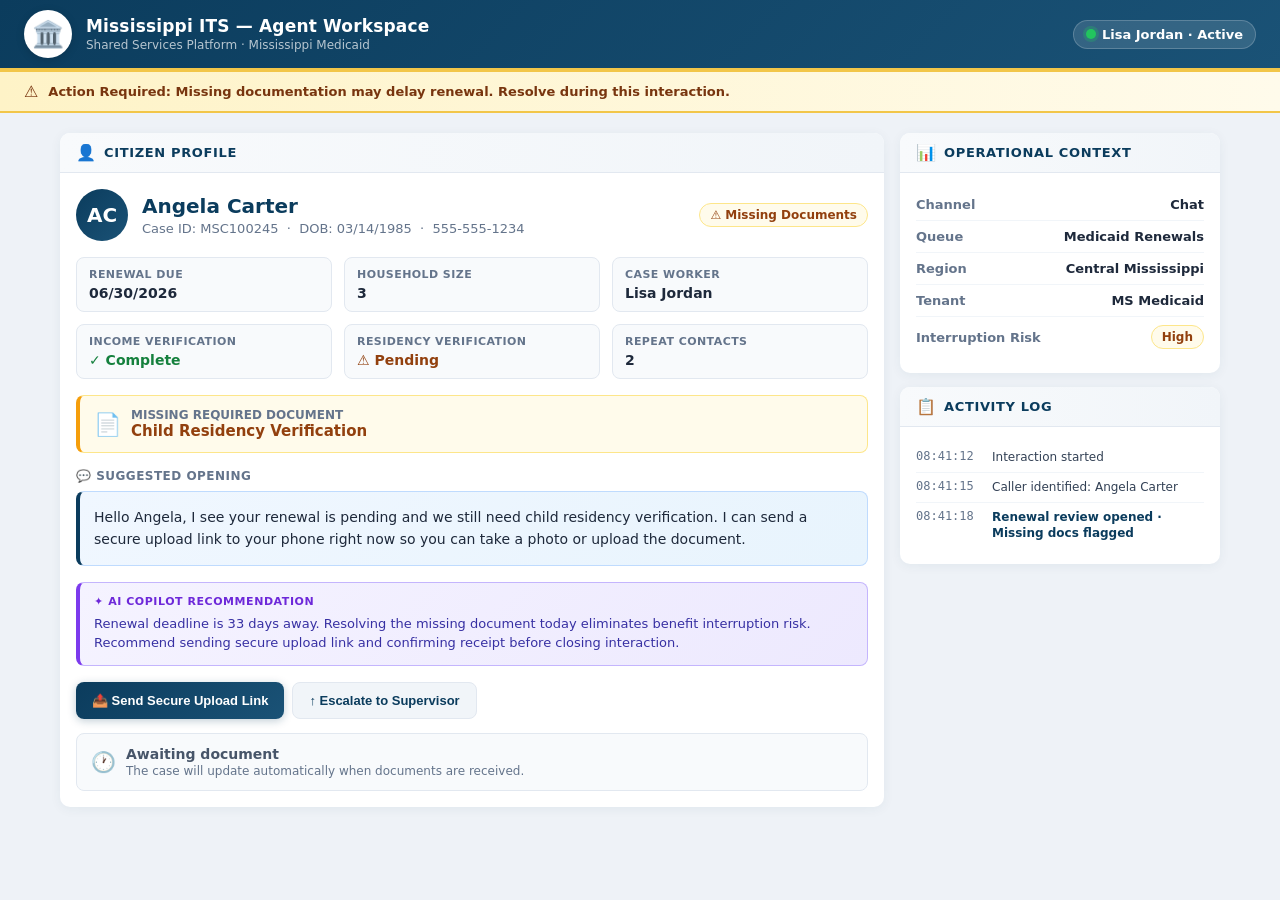
<file: web/agent_script_ms_medicaid.html>
<!doctype html>
<html lang="en">
<head>
  <meta charset="utf-8" />
  <meta name="viewport" content="width=device-width,initial-scale=1" />
  <title>Mississippi ITS - Agent Workspace</title>
  <style>
    :root {
      --navy: #0B3C5D;
      --navy-light: #1a5276;
      --gold: #F2C649;
      --gold-dark: #d4a017;
      --bg: #eef2f7;
      --surface: #ffffff;
      --muted: #64748b;
      --border: #e2e8f0;
      --green: #15803d;
      --green-bg: #ecfdf5;
      --green-border: #86efac;
      --amber: #92400e;
      --amber-bg: #fffbeb;
      --amber-border: #fde68a;
      --red: #991b1b;
      --red-bg: #fef2f2;
      --red-border: #fca5a5;
      --radius: 10px;
    }

    * { box-sizing: border-box; margin: 0; padding: 0; }

    body {
      font-family: "Segoe UI", system-ui, -apple-system, sans-serif;
      background: var(--bg);
      color: #0f172a;
      min-height: 100vh;
    }

    /* ── BANNER ── */
    .banner {
      background: linear-gradient(135deg, var(--navy) 0%, var(--navy-light) 100%);
      border-bottom: 4px solid var(--gold);
      padding: 0 24px;
      display: flex;
      align-items: center;
      justify-content: space-between;
      height: 72px;
      box-shadow: 0 4px 16px rgba(11,60,93,0.18);
    }

    .banner-left {
      display: flex;
      align-items: center;
      gap: 14px;
    }

    .seal {
      width: 48px;
      height: 48px;
      background: #fff;
      border-radius: 50%;
      display: flex;
      align-items: center;
      justify-content: center;
      font-size: 26px;
      box-shadow: 0 2px 8px rgba(0,0,0,0.15);
      flex-shrink: 0;
    }

    .banner-title {
      color: #fff;
    }

    .banner-title h1 {
      font-size: 17px;
      font-weight: 700;
      letter-spacing: 0.01em;
      line-height: 1.2;
    }

    .banner-title p {
      font-size: 12px;
      color: rgba(255,255,255,0.7);
      margin-top: 2px;
    }

    .banner-right {
      display: flex;
      align-items: center;
      gap: 10px;
    }

    .agent-badge {
      background: rgba(255,255,255,0.12);
      border: 1px solid rgba(255,255,255,0.2);
      color: #fff;
      padding: 6px 12px;
      border-radius: 20px;
      font-size: 13px;
      font-weight: 600;
    }

    .status-dot {
      width: 10px;
      height: 10px;
      background: #22c55e;
      border-radius: 50%;
      display: inline-block;
      margin-right: 6px;
      box-shadow: 0 0 0 3px rgba(34,197,94,0.25);
    }

    /* ── ALERT BAR ── */
    .alert-bar {
      background: linear-gradient(90deg, #fef3c7, #fffbeb);
      border-bottom: 2px solid var(--gold);
      padding: 10px 24px;
      display: flex;
      align-items: center;
      gap: 10px;
      font-size: 13px;
      font-weight: 600;
      color: #78350f;
    }

    .alert-icon {
      font-size: 16px;
    }

    /* ── LAYOUT ── */
    .workspace {
      max-width: 1200px;
      margin: 20px auto;
      padding: 0 20px;
      display: grid;
      grid-template-columns: 1fr 320px;
      gap: 16px;
    }

    /* ── CARDS ── */
    .card {
      background: var(--surface);
      border-radius: var(--radius);
      box-shadow: 0 2px 12px rgba(11,60,93,0.06);
      overflow: hidden;
      margin-bottom: 14px;
    }

    .card-header {
      background: linear-gradient(90deg, #f8fafc, #f1f5f9);
      border-bottom: 1px solid var(--border);
      padding: 10px 16px;
      display: flex;
      align-items: center;
      gap: 8px;
    }

    .card-header-icon {
      font-size: 16px;
    }

    .card-header h2 {
      font-size: 13px;
      font-weight: 700;
      color: var(--navy);
      text-transform: uppercase;
      letter-spacing: 0.05em;
    }

    .card-body {
      padding: 16px;
    }

    /* ── CITIZEN PROFILE ── */
    .citizen-profile {
      display: flex;
      align-items: center;
      gap: 14px;
      margin-bottom: 16px;
    }

    .avatar {
      width: 52px;
      height: 52px;
      background: linear-gradient(135deg, var(--navy), var(--navy-light));
      border-radius: 50%;
      display: flex;
      align-items: center;
      justify-content: center;
      color: #fff;
      font-size: 20px;
      font-weight: 700;
      flex-shrink: 0;
    }

    .citizen-name {
      font-size: 20px;
      font-weight: 800;
      color: var(--navy);
      line-height: 1.2;
    }

    .citizen-meta {
      font-size: 13px;
      color: var(--muted);
      margin-top: 3px;
    }

    /* ── DATA GRID ── */
    .data-grid {
      display: grid;
      grid-template-columns: repeat(3, 1fr);
      gap: 12px;
      margin-bottom: 16px;
    }

    .data-cell {
      background: #f8fafc;
      border: 1px solid var(--border);
      border-radius: 8px;
      padding: 10px 12px;
    }

    .data-cell .cell-label {
      font-size: 11px;
      font-weight: 700;
      color: var(--muted);
      text-transform: uppercase;
      letter-spacing: 0.04em;
      margin-bottom: 4px;
    }

    .data-cell .cell-value {
      font-size: 14px;
      font-weight: 700;
      color: #1e293b;
    }

    /* ── STATUS PILLS ── */
    .pill {
      display: inline-flex;
      align-items: center;
      gap: 5px;
      padding: 4px 10px;
      border-radius: 20px;
      font-size: 12px;
      font-weight: 700;
    }

    .pill-amber {
      background: var(--amber-bg);
      color: var(--amber);
      border: 1px solid var(--amber-border);
    }

    .pill-green {
      background: var(--green-bg);
      color: var(--green);
      border: 1px solid var(--green-border);
    }

    .pill-red {
      background: var(--red-bg);
      color: var(--red);
      border: 1px solid var(--red-border);
    }

    /* ── MISSING DOCS HIGHLIGHT ── */
    .missing-doc-box {
      background: var(--amber-bg);
      border: 1px solid var(--amber-border);
      border-left: 4px solid #f59e0b;
      border-radius: 8px;
      padding: 12px 14px;
      margin-bottom: 16px;
      display: flex;
      align-items: center;
      gap: 10px;
    }

    .missing-doc-box .doc-icon {
      font-size: 22px;
    }

    .missing-doc-box .doc-label {
      font-size: 12px;
      font-weight: 700;
      color: var(--muted);
      text-transform: uppercase;
    }

    .missing-doc-box .doc-name {
      font-size: 15px;
      font-weight: 800;
      color: var(--amber);
    }

    /* ── SCRIPT BOX ── */
    .script-section {
      margin-bottom: 16px;
    }

    .script-label {
      font-size: 12px;
      font-weight: 700;
      color: var(--muted);
      text-transform: uppercase;
      letter-spacing: 0.04em;
      margin-bottom: 8px;
      display: flex;
      align-items: center;
      gap: 6px;
    }

    .script-box {
      background: linear-gradient(135deg, #f0f7ff, #e8f4fd);
      border: 1px solid #bfdbfe;
      border-left: 4px solid var(--navy);
      border-radius: 8px;
      padding: 14px;
      font-size: 14px;
      line-height: 1.6;
      color: #1e293b;
    }

    /* ── BUTTONS ── */
    .btn-row {
      display: flex;
      gap: 8px;
      flex-wrap: wrap;
      margin-bottom: 14px;
    }

    .btn {
      display: inline-flex;
      align-items: center;
      gap: 6px;
      padding: 10px 16px;
      border-radius: 8px;
      border: none;
      cursor: pointer;
      font-weight: 700;
      font-size: 13px;
      transition: all 0.15s ease;
    }

    .btn-primary {
      background: linear-gradient(135deg, var(--navy), var(--navy-light));
      color: #fff;
      box-shadow: 0 2px 8px rgba(11,60,93,0.25);
    }

    .btn-primary:hover:not(:disabled) {
      transform: translateY(-1px);
      box-shadow: 0 4px 12px rgba(11,60,93,0.3);
    }

    .btn-secondary {
      background: #f1f5f9;
      color: var(--navy);
      border: 1px solid var(--border);
    }

    .btn-secondary:hover:not(:disabled) {
      background: #e2e8f0;
    }

    .btn-gold {
      background: linear-gradient(135deg, var(--gold), var(--gold-dark));
      color: var(--navy);
      box-shadow: 0 2px 8px rgba(242,198,73,0.3);
    }

    .btn:disabled {
      opacity: 0.55;
      cursor: default;
      transform: none;
    }

    /* ── SMS PANEL ── */
    .sms-panel {
      background: #f8fafc;
      border: 1px solid var(--border);
      border-radius: 8px;
      padding: 14px;
      margin-bottom: 14px;
      display: none;
    }

    .sms-panel-header {
      display: flex;
      align-items: center;
      gap: 8px;
      font-weight: 700;
      color: var(--navy);
      margin-bottom: 10px;
      font-size: 14px;
    }

    .sms-bubble {
      background: #fff;
      border: 1px solid var(--border);
      border-radius: 12px;
      border-bottom-left-radius: 4px;
      padding: 12px 14px;
      font-size: 13px;
      line-height: 1.6;
      color: #334155;
      white-space: pre-wrap;
      margin-bottom: 10px;
    }

    /* ── DOC STATUS ── */
    .doc-status-row {
      display: flex;
      align-items: center;
      gap: 10px;
      padding: 12px 14px;
      background: #f8fafc;
      border: 1px solid var(--border);
      border-radius: 8px;
    }

    .doc-status-icon {
      font-size: 20px;
    }

    .doc-status-text {
      font-size: 14px;
      font-weight: 700;
      color: #475569;
    }

    .doc-status-text.success {
      color: var(--green);
    }

    .doc-status-sub {
      font-size: 12px;
      color: var(--muted);
      margin-top: 2px;
    }

    /* ── SIDEBAR ── */
    .sidebar-section {
      margin-bottom: 14px;
    }

    .context-row {
      display: flex;
      justify-content: space-between;
      align-items: center;
      padding: 8px 0;
      border-bottom: 1px solid #f1f5f9;
      font-size: 13px;
    }

    .context-row:last-child {
      border-bottom: none;
    }

    .context-key {
      color: var(--muted);
      font-weight: 600;
    }

    .context-val {
      font-weight: 700;
      color: #1e293b;
    }

    /* ── ACTIVITY LOG ── */
    .log-entry {
      display: flex;
      gap: 8px;
      padding: 6px 0;
      border-bottom: 1px solid #f1f5f9;
      font-size: 12px;
    }

    .log-entry:last-child {
      border-bottom: none;
    }

    .log-time {
      color: var(--muted);
      font-family: ui-monospace, monospace;
      flex-shrink: 0;
      width: 68px;
    }

    .log-msg {
      color: #334155;
      line-height: 1.4;
    }

    .log-msg.highlight {
      color: var(--navy);
      font-weight: 700;
    }

    /* ── AI COPILOT ── */
    .copilot-box {
      background: linear-gradient(135deg, #f5f3ff, #ede9fe);
      border: 1px solid #c4b5fd;
      border-left: 4px solid #7c3aed;
      border-radius: 8px;
      padding: 12px 14px;
    }

    .copilot-label {
      font-size: 11px;
      font-weight: 700;
      color: #6d28d9;
      text-transform: uppercase;
      letter-spacing: 0.05em;
      margin-bottom: 6px;
      display: flex;
      align-items: center;
      gap: 5px;
    }

    .copilot-text {
      font-size: 13px;
      color: #3730a3;
      line-height: 1.5;
    }
  </style>
</head>
<body>

  <!-- BANNER -->
  <div class="banner">
    <div class="banner-left">
      <div class="seal">🏛️</div>
      <div class="banner-title">
        <h1>Mississippi ITS — Agent Workspace</h1>
        <p>Shared Services Platform · Mississippi Medicaid</p>
      </div>
    </div>
    <div class="banner-right">
      <div class="agent-badge"><span class="status-dot"></span>Lisa Jordan · Active</div>
    </div>
  </div>

  <!-- ALERT BAR -->
  <div class="alert-bar">
    <span class="alert-icon">⚠️</span>
    Action Required: Missing documentation may delay renewal. Resolve during this interaction.
  </div>

  <!-- WORKSPACE -->
  <div class="workspace">

    <!-- LEFT COLUMN -->
    <div>

      <!-- Citizen Profile -->
      <div class="card">
        <div class="card-header">
          <span class="card-header-icon">👤</span>
          <h2>Citizen Profile</h2>
        </div>
        <div class="card-body">
          <div class="citizen-profile">
            <div class="avatar">AC</div>
            <div>
              <div class="citizen-name">Angela Carter</div>
              <div class="citizen-meta">Case ID: MSC100245 &nbsp;·&nbsp; DOB: 03/14/1985 &nbsp;·&nbsp; 555-555-1234</div>
            </div>
            <div style="margin-left:auto;">
              <span id="medStatusPill" class="pill pill-amber">⚠ Missing Documents</span>
            </div>
          </div>

          <div class="data-grid">
            <div class="data-cell">
              <div class="cell-label">Renewal Due</div>
              <div class="cell-value">06/30/2026</div>
            </div>
            <div class="data-cell">
              <div class="cell-label">Household Size</div>
              <div class="cell-value">3</div>
            </div>
            <div class="data-cell">
              <div class="cell-label">Case Worker</div>
              <div class="cell-value">Lisa Jordan</div>
            </div>
            <div class="data-cell">
              <div class="cell-label">Income Verification</div>
              <div class="cell-value" style="color:var(--green)">✓ Complete</div>
            </div>
            <div class="data-cell">
              <div class="cell-label">Residency Verification</div>
              <div class="cell-value" style="color:var(--amber)">⚠ Pending</div>
            </div>
            <div class="data-cell">
              <div class="cell-label">Repeat Contacts</div>
              <div class="cell-value">2</div>
            </div>
          </div>

          <!-- Missing Doc Highlight -->
          <div class="missing-doc-box">
            <span class="doc-icon">📄</span>
            <div>
              <div class="doc-label">Missing Required Document</div>
              <div class="doc-name">Child Residency Verification</div>
            </div>
          </div>

          <!-- Suggested Script -->
          <div class="script-section">
            <div class="script-label">💬 Suggested Opening</div>
            <div class="script-box">
              Hello Angela, I see your renewal is pending and we still need child residency verification. I can send a secure upload link to your phone right now so you can take a photo or upload the document.
            </div>
          </div>

          <!-- AI Copilot -->
          <div class="copilot-box" style="margin-bottom:16px;">
            <div class="copilot-label">✦ AI Copilot Recommendation</div>
            <div class="copilot-text">Renewal deadline is 33 days away. Resolving the missing document today eliminates benefit interruption risk. Recommend sending secure upload link and confirming receipt before closing interaction.</div>
          </div>

          <!-- Action Buttons -->
          <div class="btn-row">
            <button class="btn btn-primary" id="sendLinkBtn">📤 Send Secure Upload Link</button>
            <button class="btn btn-gold" id="openUploadBtn" style="display:none;">📱 Open Secure Link</button>
            <button class="btn btn-secondary" id="copyLinkBtn" style="display:none;">🔗 Copy Link</button>
            <button class="btn btn-secondary" id="escalateBtn">↑ Escalate to Supervisor</button>
          </div>

          <!-- SMS Panel -->
          <div id="smsPanel" class="sms-panel">
            <div class="sms-panel-header">📱 Secure message sent to 555-555-1234</div>
            <div id="smsText" class="sms-bubble"></div>
          </div>

          <!-- Document Status -->
          <div class="doc-status-row">
            <span class="doc-status-icon" id="docIcon">🕐</span>
            <div>
              <div class="doc-status-text" id="docStatus">Awaiting document</div>
              <div class="doc-status-sub">The case will update automatically when documents are received.</div>
            </div>
          </div>

        </div>
      </div>
    </div>

    <!-- RIGHT COLUMN -->
    <div>

      <!-- Operational Context -->
      <div class="card sidebar-section">
        <div class="card-header">
          <span class="card-header-icon">📊</span>
          <h2>Operational Context</h2>
        </div>
        <div class="card-body">
          <div class="context-row">
            <span class="context-key">Channel</span>
            <span class="context-val">Chat</span>
          </div>
          <div class="context-row">
            <span class="context-key">Queue</span>
            <span class="context-val">Medicaid Renewals</span>
          </div>
          <div class="context-row">
            <span class="context-key">Region</span>
            <span class="context-val">Central Mississippi</span>
          </div>
          <div class="context-row">
            <span class="context-key">Tenant</span>
            <span class="context-val">MS Medicaid</span>
          </div>
          <div class="context-row">
            <span class="context-key">Interruption Risk</span>
            <span class="context-val"><span class="pill pill-amber">High</span></span>
          </div>
        </div>
      </div>

      <!-- Activity Log -->
      <div class="card sidebar-section">
        <div class="card-header">
          <span class="card-header-icon">📋</span>
          <h2>Activity Log</h2>
        </div>
        <div class="card-body" id="auditLog">
          <div class="log-entry">
            <span class="log-time">08:41:12</span>
            <span class="log-msg">Interaction started</span>
          </div>
          <div class="log-entry">
            <span class="log-time">08:41:15</span>
            <span class="log-msg">Caller identified: Angela Carter</span>
          </div>
          <div class="log-entry">
            <span class="log-time">08:41:18</span>
            <span class="log-msg highlight">Renewal review opened · Missing docs flagged</span>
          </div>
        </div>
      </div>

    </div>
  </div>

  <script>
    const caseData = {
      citizenKey: "MSC100245",
      name: "Angela Carter",
      phone: "555-555-1234",
      missing: "Child Residency Verification",
      uploadFlagKey: "ms_uploaded_MSC100245"
    };

    const currentPath = window.location.pathname;
    const basePath = currentPath.substring(0, currentPath.lastIndexOf("/") + 1);
    const uploadLink = window.location.origin + basePath + "upload_app.html?citizenKey=" + encodeURIComponent(caseData.citizenKey) + "&name=" + encodeURIComponent(caseData.name);

    const sendLinkBtn = document.getElementById("sendLinkBtn");
    const openUploadBtn = document.getElementById("openUploadBtn");
    const copyLinkBtn = document.getElementById("copyLinkBtn");
    const smsPanel = document.getElementById("smsPanel");
    const smsText = document.getElementById("smsText");
    const docStatus = document.getElementById("docStatus");
    const docIcon = document.getElementById("docIcon");
    const medStatusPill = document.getElementById("medStatusPill");
    const auditLog = document.getElementById("auditLog");

    function addLog(message, highlight = false) {
      const time = new Date().toLocaleTimeString([], { hour: "2-digit", minute: "2-digit", second: "2-digit" });
      const entry = document.createElement("div");
      entry.className = "log-entry";
      entry.innerHTML = `<span class="log-time">${time}</span><span class="log-msg${highlight ? " highlight" : ""}">${message}</span>`;
      auditLog.appendChild(entry);
    }

    function markReceived() {
      docStatus.textContent = "Documents received";
      docStatus.classList.add("success");
      docIcon.textContent = "✅";
      medStatusPill.textContent = "✓ Documents Received";
      medStatusPill.className = "pill pill-green";
      addLog("Document received: Child Residency Verification", true);
      addLog("Case ready for continued review", true);
    }

    sendLinkBtn.addEventListener("click", () => {
      smsPanel.style.display = "block";
      openUploadBtn.style.display = "inline-flex";
      copyLinkBtn.style.display = "inline-flex";
      sendLinkBtn.disabled = true;
      smsText.innerText = `Mississippi Medicaid: Hello ${caseData.name}. We still need your ${caseData.missing}. Please use the secure link below to upload a photo or file for your case.\n\n${uploadLink}\n\nThis link will expire in 24 hours.`;
      docStatus.textContent = "Secure link sent — awaiting upload";
      addLog("Secure upload link sent to resident", true);
    });

    openUploadBtn.addEventListener("click", () => {
      window.open(uploadLink, "_blank");
      addLog("Secure upload session opened");
    });

    copyLinkBtn.addEventListener("click", async () => {
      try {
        await navigator.clipboard.writeText(uploadLink);
        copyLinkBtn.textContent = "✓ Copied";
        setTimeout(() => { copyLinkBtn.innerHTML = "🔗 Copy Link"; }, 1200);
      } catch (e) {
        copyLinkBtn.textContent = "Copy Unavailable";
        setTimeout(() => { copyLinkBtn.innerHTML = "🔗 Copy Link"; }, 1600);
      }
    });

    let pollHandle = null;
    function startPolling() {
      if (pollHandle) return;
      pollHandle = setInterval(() => {
        const flag = localStorage.getItem(caseData.uploadFlagKey);
        if (flag === "received") {
          clearInterval(pollHandle);
          pollHandle = null;
          localStorage.removeItem(caseData.uploadFlagKey);
          markReceived();
        }
      }, 800);
    }

    startPolling();
  </script>
</body>
</html>
</file>
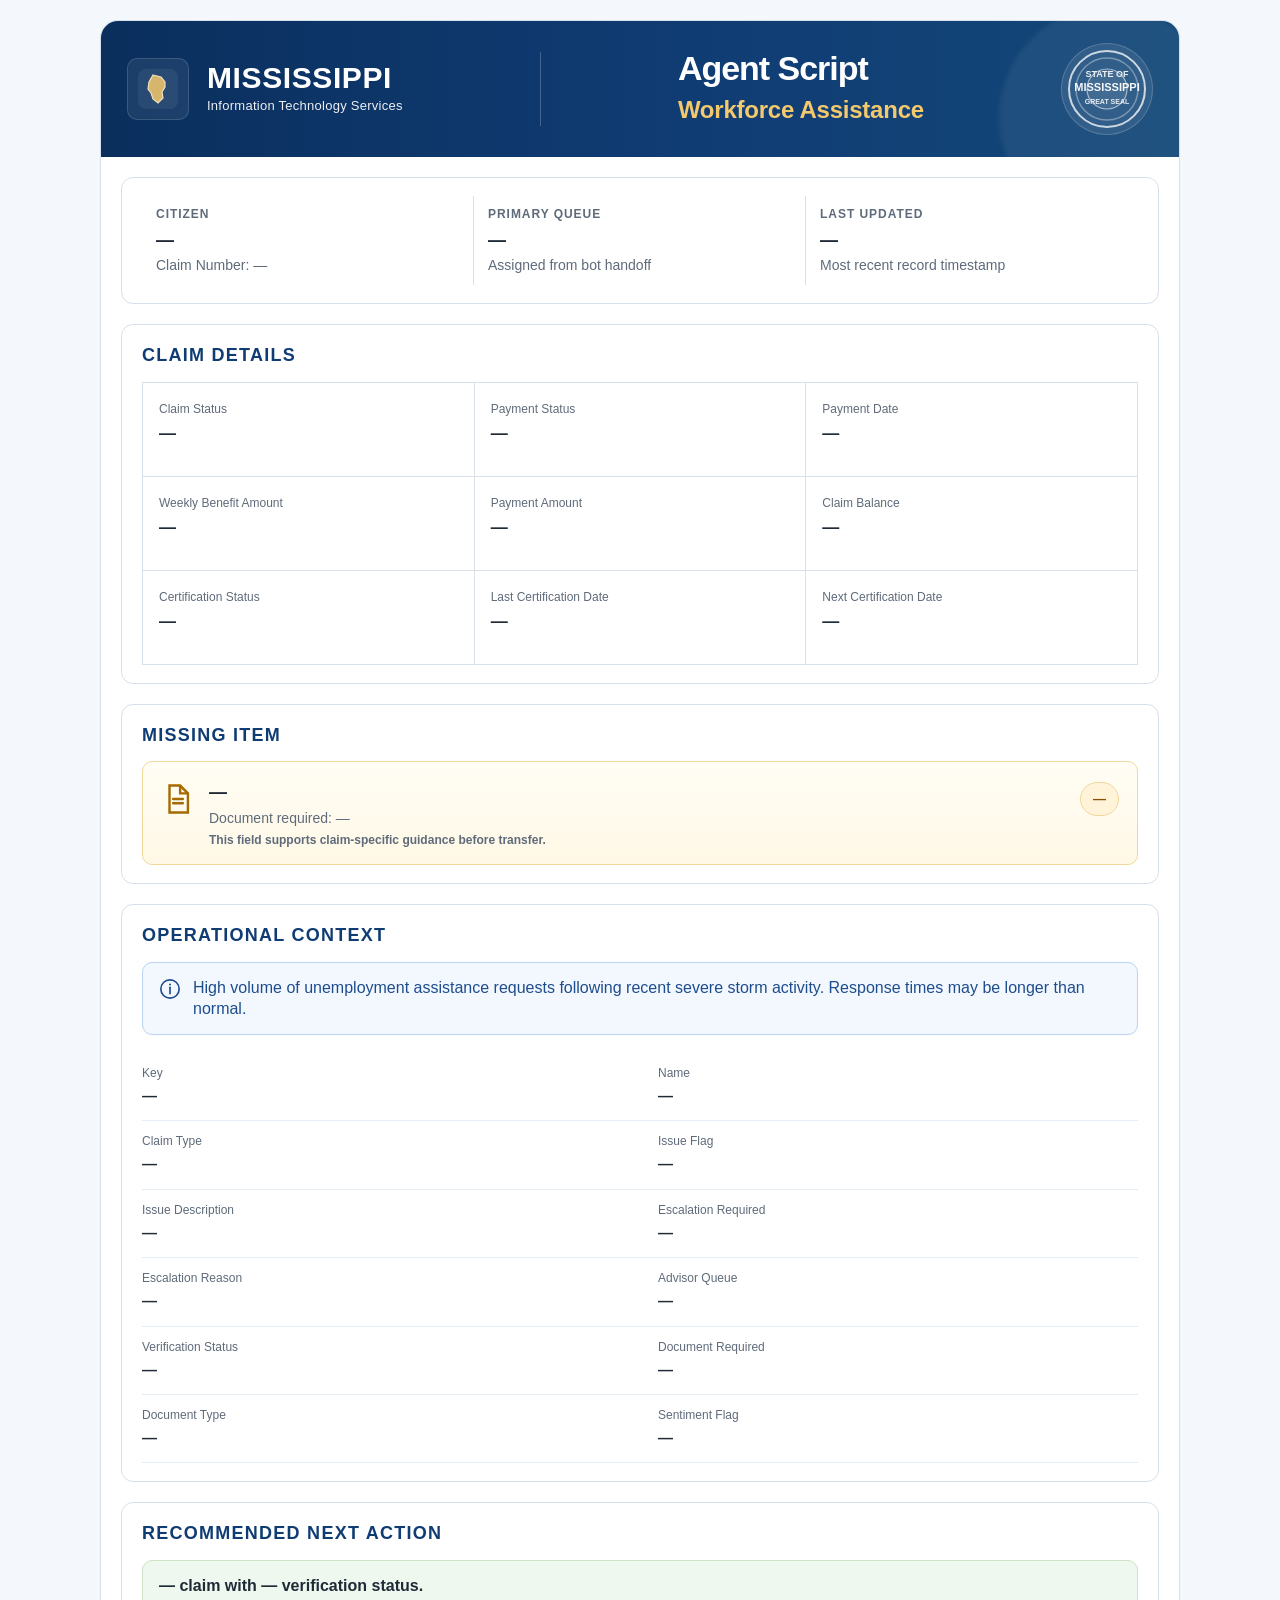
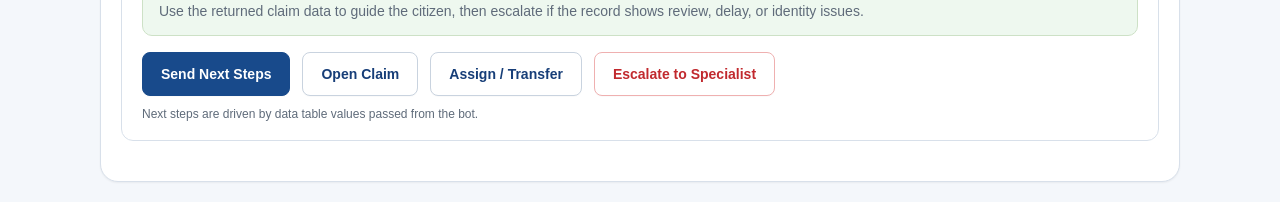
<file: web/agent_script_ms_unemployment.html>
<!DOCTYPE html>
<html lang="en">
<head>
  <meta charset="UTF-8" />
  <meta name="viewport" content="width=device-width, initial-scale=1.0" />
  <title>Mississippi ITS - Agent Script</title>
  <style>
    :root{
      --bg:#f4f7fb;
      --card:#ffffff;
      --text:#1f2a37;
      --muted:#5f6b7a;
      --line:#d8e0ea;
      --navy:#103c74;
      --gold:#d6b56d;
      --greenSoft:#eef8ef;
      --green:#2e7d32;
      --redSoft:#fff1f1;
      --red:#d93025;
      --blueSoft:#eef5ff;
      --orangeSoft:#fff7e6;
      --orange:#a05a00;
    }

    *{box-sizing:border-box}
    body{
      margin:0;
      background:var(--bg);
      color:var(--text);
      font-family:Arial, Helvetica, sans-serif;
      line-height:1.35;
    }

    .wrap{max-width:1120px;margin:0 auto;padding:20px}
    .shell{
      background:var(--card);
      border:1px solid var(--line);
      border-radius:18px;
      overflow:hidden;
      box-shadow:0 1px 2px rgba(0,0,0,.05);
    }

    .banner{
      display:flex;
      align-items:center;
      justify-content:space-between;
      gap:20px;
      padding:22px 26px;
      background:linear-gradient(90deg, #0a2f5d 0%, #103c74 55%, #134878 100%);
      color:#fff;
      position:relative;
      overflow:hidden;
    }

    .banner::after{
      content:"";
      position:absolute;
      inset:auto -40px -70px auto;
      width:220px;
      height:220px;
      border-radius:50%;
      background:rgba(255,255,255,.06);
      filter:blur(2px);
    }

    .brand,.ms-mark,.ms-title,.doc-title,.seal{z-index:1}
    .brand,.ms-mark{display:flex;align-items:center;gap:18px;min-width:0}
    .ms-shape{
      width:62px;height:62px;flex:0 0 auto;border-radius:10px;
      background:rgba(255,255,255,.07);
      display:grid;place-items:center;
      box-shadow:inset 0 0 0 1px rgba(255,255,255,.14);
    }
    .ms-title{display:flex;flex-direction:column;min-width:0}
    .ms-title .state{font-size:30px;font-weight:800;letter-spacing:.02em;line-height:1}
    .ms-title .sub{font-size:13px;opacity:.92;margin-top:4px;letter-spacing:.02em}
    .banner-divider{width:1px;height:74px;background:rgba(255,255,255,.22);flex:0 0 auto}
    .doc-title h1{margin:0;font-size:34px;line-height:1.05;letter-spacing:-0.03em;font-weight:800}
    .doc-title .subtitle{margin-top:7px;color:#f4c96d;font-size:24px;font-weight:700;letter-spacing:-0.01em}
    .seal{
      width:92px;height:92px;flex:0 0 auto;border-radius:50%;
      display:grid;place-items:center;
      background:rgba(255,255,255,.08);
      box-shadow:inset 0 0 0 1px rgba(255,255,255,.18);
    }

    .content{padding:20px}
    .card{
      border:1px solid var(--line);
      border-radius:12px;
      background:#fff;
      overflow:hidden;
      margin-bottom:20px;
    }
    .card-inner{padding:18px 20px}
    .section-title{
      font-size:18px;font-weight:800;letter-spacing:.07em;color:#103c74;
      text-transform:uppercase;margin:0 0 14px 0;
    }

    .top-grid,.overview-grid,.meta-grid{display:grid}
    .top-grid{grid-template-columns:1fr 1fr 1fr}
    .top-item{padding:10px 14px;border-right:1px solid var(--line)}
    .top-item:last-child{border-right:none}
    .top-label{
      font-size:12px;text-transform:uppercase;letter-spacing:.08em;
      color:var(--muted);font-weight:700;margin-bottom:6px
    }
    .top-value{font-size:18px;font-weight:800;color:var(--text);margin-bottom:4px}
    .top-sub{font-size:14px;color:var(--muted)}

    .overview-grid{
      grid-template-columns:repeat(3, minmax(0, 1fr));
      border-top:1px solid var(--line);
      border-left:1px solid var(--line);
    }
    .overview-item{
      padding:18px 16px;border-right:1px solid var(--line);border-bottom:1px solid var(--line);
      min-height:94px;
    }
    .overview-k{
      font-size:12px;color:var(--muted);text-transform:capitalize;margin-bottom:6px;display:block
    }
    .overview-v{font-size:17px;font-weight:800;color:var(--text);word-break:break-word}

    .badge{
      display:inline-block;margin-top:8px;padding:6px 11px;border-radius:999px;
      font-size:13px;font-weight:800;line-height:1;
    }
    .badge-red{background:var(--redSoft);color:var(--red);border:1px solid #f4c4c1}
    .badge-green{background:var(--greenSoft);color:var(--green);border:1px solid #c4e4c7}
    .badge-orange{background:var(--orangeSoft);color:var(--orange);border:1px solid #f3d7a5}

    .info-callout{
      border:1px solid #bbd3f2;background:#f3f8ff;border-radius:10px;padding:14px 16px;
      display:flex;gap:12px;align-items:flex-start;color:#1e4d8d;margin-bottom:18px;
    }
    .info-icon{width:22px;height:22px;flex:0 0 auto;margin-top:1px}

    .meta-grid{
      grid-template-columns:repeat(2, minmax(0, 1fr));
      gap:0;margin-top:12px;
    }
    .meta-item{
      padding:12px 0 14px;border-bottom:1px solid #e7edf4;
    }
    .meta-item:nth-child(odd){padding-right:18px}
    .meta-item:nth-child(even){padding-left:18px}
    .meta-k{
      font-size:12px;color:var(--muted);margin-bottom:5px;text-transform:capitalize
    }
    .meta-v{font-size:15px;font-weight:800;color:var(--text);word-break:break-word}

    .missing-wrap{
      background:linear-gradient(180deg, #fffdf5 0%, #fff8e6 100%);
      border:1px solid #f0d89a;border-radius:10px;padding:18px 18px 16px;
      display:flex;align-items:flex-start;justify-content:space-between;gap:18px;
    }
    .missing-left{display:flex;gap:14px;align-items:flex-start;min-width:0}
    .doc-ico{width:34px;height:34px;flex:0 0 auto;color:#a56a00;margin-top:2px}
    .missing-title{font-size:18px;font-weight:800;margin:0 0 5px 0;color:var(--text)}
    .missing-desc{font-size:14px;color:var(--muted)}
    .pill{
      flex:0 0 auto;border-radius:999px;padding:7px 12px;font-size:13px;font-weight:800;
      color:#8a4f00;background:#fff3d9;border:1px solid #f0d89a;white-space:nowrap;margin-top:2px;
    }

    .next-wrap{
      border:1px solid #cde1c6;background:var(--greenSoft);border-radius:10px;padding:14px 16px;
    }
    .next-title{font-size:16px;font-weight:800;margin:0 0 6px 0}
    .next-desc{font-size:14px;color:var(--muted)}

    .buttons{display:flex;flex-wrap:wrap;gap:12px;margin-top:16px}
    .btn{
      display:inline-flex;align-items:center;justify-content:center;min-height:44px;padding:0 18px;
      border-radius:8px;border:1px solid #c9d3df;background:#fff;color:#173e78;font-weight:800;
      font-size:14px;text-decoration:none;box-shadow:0 1px 0 rgba(0,0,0,.02);
    }
    .btn.primary{background:#184a8b;color:#fff;border-color:#184a8b}
    .btn.ghost{background:#fff;color:#c1292e;border-color:#efb0b0}
    .btn:hover{filter:brightness(.98)}
    .btn.primary:hover{filter:brightness(1.04)}

    .footer-note{font-size:12px;color:var(--muted);margin-top:10px}
    .hint{display:block;font-size:12px;color:var(--muted);font-weight:600;margin-top:4px}

    @media (max-width: 900px){
      .banner{flex-wrap:wrap}
      .banner-divider{display:none}
      .doc-title h1{font-size:28px}
      .doc-title .subtitle{font-size:20px}
      .top-grid,.overview-grid,.meta-grid{grid-template-columns:1fr}
      .top-item{border-right:none;border-bottom:1px solid var(--line)}
      .top-item:last-child{border-bottom:none}
      .overview-item{border-right:none}
      .meta-item:nth-child(odd),.meta-item:nth-child(even){padding-left:0;padding-right:0}
    }
  </style>
</head>
<body>
  <div class="wrap">
    <div class="shell">
      <div class="banner">
        <div class="brand">
          <div class="ms-mark" aria-label="Mississippi branding">
            <div class="ms-shape">
              <svg width="42" height="42" viewBox="0 0 42 42" role="img" aria-label="Mississippi state icon">
                <rect x="1" y="1" width="40" height="40" rx="8" fill="rgba(255,255,255,0.06)"/>
                <path d="M16 7 L24 9 L28 14 L28 19 L25 24 L26 30 L21 35 L16 31 L14 25 L11 21 L12 14 Z"
                      fill="#d6b56d" stroke="#f2e0ba" stroke-width="1.2" />
              </svg>
            </div>
            <div class="ms-title">
              <div class="state">MISSISSIPPI</div>
              <div class="sub">Information Technology Services</div>
            </div>
          </div>
        </div>

        <div class="banner-divider"></div>

        <div class="doc-title">
          <h1>Agent Script</h1>
          <div class="subtitle">Workforce Assistance</div>
        </div>

        <div class="seal" aria-label="State seal">
          <svg width="80" height="80" viewBox="0 0 80 80" role="img" aria-label="Mississippi seal">
            <circle cx="40" cy="40" r="38" fill="none" stroke="rgba(255,255,255,.75)" stroke-width="2"/>
            <circle cx="40" cy="40" r="31" fill="none" stroke="rgba(255,255,255,.35)" stroke-width="1.5"/>
            <circle cx="40" cy="40" r="20" fill="rgba(255,255,255,.08)" stroke="rgba(255,255,255,.55)" stroke-width="1.2"/>
            <text x="40" y="28" text-anchor="middle" font-size="9" fill="rgba(255,255,255,.9)" font-weight="700">STATE OF</text>
            <text x="40" y="42" text-anchor="middle" font-size="11" fill="rgba(255,255,255,.95)" font-weight="700">MISSISSIPPI</text>
            <text x="40" y="55" text-anchor="middle" font-size="7" fill="rgba(255,255,255,.88)" font-weight="700">GREAT SEAL</text>
          </svg>
        </div>
      </div>

      <div class="content">
        <div class="card">
          <div class="card-inner">
            <div class="top-grid">
              <div class="top-item">
                <div class="top-label">Citizen</div>
                <div class="top-value" data-field="name">—</div>
                <div class="top-sub">Claim Number: <span data-field="key">—</span></div>
              </div>
              <div class="top-item">
                <div class="top-label">Primary Queue</div>
                <div class="top-value" data-field="advisorQueue">—</div>
                <div class="top-sub">Assigned from bot handoff</div>
              </div>
              <div class="top-item">
                <div class="top-label">Last Updated</div>
                <div class="top-value" data-field="lastUpdated">—</div>
                <div class="top-sub">Most recent record timestamp</div>
              </div>
            </div>
          </div>
        </div>

        <div class="card">
          <div class="card-inner">
            <div class="section-title">Claim Details</div>
            <div class="overview-grid">
              <div class="overview-item"><span class="overview-k">Claim Status</span><div class="overview-v" data-field="claimStatus">—</div></div>
              <div class="overview-item"><span class="overview-k">Payment Status</span><div class="overview-v" data-field="paymentStatus">—</div></div>
              <div class="overview-item"><span class="overview-k">Payment Date</span><div class="overview-v" data-field="paymentDate">—</div></div>
              <div class="overview-item"><span class="overview-k">Weekly Benefit Amount</span><div class="overview-v" data-field="weeklyBenefitAmount">—</div></div>
              <div class="overview-item"><span class="overview-k">Payment Amount</span><div class="overview-v" data-field="paymentAmount">—</div></div>
              <div class="overview-item"><span class="overview-k">Claim Balance</span><div class="overview-v" data-field="claimBalance">—</div></div>
              <div class="overview-item"><span class="overview-k">Certification Status</span><div class="overview-v" data-field="certificationStatus">—</div></div>
              <div class="overview-item"><span class="overview-k">Last Certification Date</span><div class="overview-v" data-field="lastCertificationDate">—</div></div>
              <div class="overview-item"><span class="overview-k">Next Certification Date</span><div class="overview-v" data-field="nextCertificationDate">—</div></div>
            </div>
          </div>
        </div>

        <div class="card">
          <div class="card-inner">
            <div class="section-title">Missing Item</div>
            <div class="missing-wrap">
              <div class="missing-left">
                <svg class="doc-ico" viewBox="0 0 24 24" fill="none" aria-hidden="true">
                  <path d="M6 2.5h7.5L19 8v13.5H6z" stroke="currentColor" stroke-width="1.7" fill="none"/>
                  <path d="M13.5 2.5V8H19" stroke="currentColor" stroke-width="1.7"/>
                  <path d="M8.5 12h7M8.5 15h7" stroke="currentColor" stroke-width="1.6" stroke-linecap="round"/>
                </svg>
                <div>
                  <div class="missing-title" data-field="documentType">—</div>
                  <div class="missing-desc">
                    Document required: <span data-field="documentRequired">—</span>
                    <span class="hint">This field supports claim-specific guidance before transfer.</span>
                  </div>
                </div>
              </div>
              <div class="pill" data-field="sentimentFlag">—</div>
            </div>
          </div>
        </div>

        <div class="card">
          <div class="card-inner">
            <div class="section-title">Operational Context</div>
            <div class="info-callout">
              <svg class="info-icon" viewBox="0 0 24 24" fill="none" aria-hidden="true">
                <circle cx="12" cy="12" r="10" stroke="#1e4d8d" stroke-width="1.8"/>
                <path d="M12 10.2v7" stroke="#1e4d8d" stroke-width="1.8" stroke-linecap="round"/>
                <circle cx="12" cy="7.2" r="1.1" fill="#1e4d8d"/>
              </svg>
              <div>High volume of unemployment assistance requests following recent severe storm activity. Response times may be longer than normal.</div>
            </div>

            <div class="meta-grid">
              <div class="meta-item"><div class="meta-k">Key</div><div class="meta-v" data-field="key">—</div></div>
              <div class="meta-item"><div class="meta-k">Name</div><div class="meta-v" data-field="name">—</div></div>
              <div class="meta-item"><div class="meta-k">Claim Type</div><div class="meta-v" data-field="claimType">—</div></div>
              <div class="meta-item"><div class="meta-k">Issue Flag</div><div class="meta-v" data-field="issueFlag">—</div></div>
              <div class="meta-item"><div class="meta-k">Issue Description</div><div class="meta-v" data-field="issueDescription">—</div></div>
              <div class="meta-item"><div class="meta-k">Escalation Required</div><div class="meta-v" data-field="escalationRequired">—</div></div>
              <div class="meta-item"><div class="meta-k">Escalation Reason</div><div class="meta-v" data-field="escalationReason">—</div></div>
              <div class="meta-item"><div class="meta-k">Advisor Queue</div><div class="meta-v" data-field="advisorQueue">—</div></div>
              <div class="meta-item"><div class="meta-k">Verification Status</div><div class="meta-v" data-field="verificationStatus">—</div></div>
              <div class="meta-item"><div class="meta-k">Document Required</div><div class="meta-v" data-field="documentRequired">—</div></div>
              <div class="meta-item"><div class="meta-k">Document Type</div><div class="meta-v" data-field="documentType">—</div></div>
              <div class="meta-item"><div class="meta-k">Sentiment Flag</div><div class="meta-v" data-field="sentimentFlag">—</div></div>
            </div>
          </div>
        </div>

        <div class="card">
          <div class="card-inner">
            <div class="section-title">Recommended Next Action</div>
            <div class="next-wrap">
              <div class="next-title">
                <span data-field="claimStatus">—</span> claim with
                <span data-field="verificationStatus">—</span> verification status.
              </div>
              <div class="next-desc">
                Use the returned claim data to guide the citizen, then escalate if the record shows review, delay, or identity issues.
              </div>
            </div>

            <div class="buttons">
              <a class="btn primary" href="javascript:void(0)">Send Next Steps</a>
              <a class="btn secondary" href="javascript:void(0)">Open Claim</a>
              <a class="btn secondary" href="javascript:void(0)">Assign / Transfer</a>
              <a class="btn ghost" href="javascript:void(0)">Escalate to Specialist</a>
            </div>

            <div class="footer-note">
              Next steps are driven by data table values passed from the bot.
            </div>
          </div>
        </div>
      </div>
    </div>
  </div>

  <script>
    (function () {
      const params = new URLSearchParams(window.location.search);
      const fields = [
        "key",
        "name",
        "claimStatus",
        "paymentStatus",
        "paymentDate",
        "verificationStatus",
        "documentRequired",
        "documentType",
        "escalationRequired",
        "escalationReason",
        "advisorQueue",
        "sentimentFlag",
        "lastUpdated",
        "weeklyBenefitAmount",
        "paymentAmount",
        "claimBalance",
        "lastPaymentDate",
        "nextPaymentDate",
        "certificationStatus",
        "lastCertificationDate",
        "nextCertificationDate",
        "issueFlag",
        "issueDescription",
        "claimType"
      ];

      function clean(value) {
        if (value === null || value === undefined) return "";
        const text = String(value).trim();
        if (!text || text === "null" || text === "undefined") return "";
        return text;
      }

      function setBadgeClasses(el, value) {
        if (!el) return;
        el.classList.remove("badge-red", "badge-green", "badge-orange");
        const v = clean(value).toLowerCase();
        if (["yes", "urgent", "failed", "delayed", "held", "needs_review", "pending", "suspended"].includes(v)) {
          el.classList.add("badge-red");
        } else if (["review", "manual", "partial", "identity review", "payment delay", "wage review"].includes(v)) {
          el.classList.add("badge-orange");
        } else if (["no", "verified", "issued", "approved", "completed", "none"].includes(v)) {
          el.classList.add("badge-green");
        }
      }

      fields.forEach((field) => {
        const value = clean(params.get(field));
        document.querySelectorAll(`[data-field="${field}"]`).forEach((el) => {
          el.textContent = value || "—";
          if (el.classList.contains("pill")) setBadgeClasses(el, value);
        });
      });

      const claimNumber = clean(params.get("claimNumber"));
      if (claimNumber) {
        document.querySelectorAll('[data-field="key"]').forEach((el) => {
          if (el.textContent === "—") el.textContent = claimNumber;
        });
      }

      ["escalationRequired", "documentRequired"].forEach((field) => {
        document.querySelectorAll(`[data-field="${field}"]`).forEach((el) => {
          const v = clean(el.textContent).toLowerCase();
          if (v === "yes") el.classList.add("badge", "badge-red");
          if (v === "no") el.classList.add("badge", "badge-green");
        });
      });
    })();
  </script>
</body>
</html>
</file>
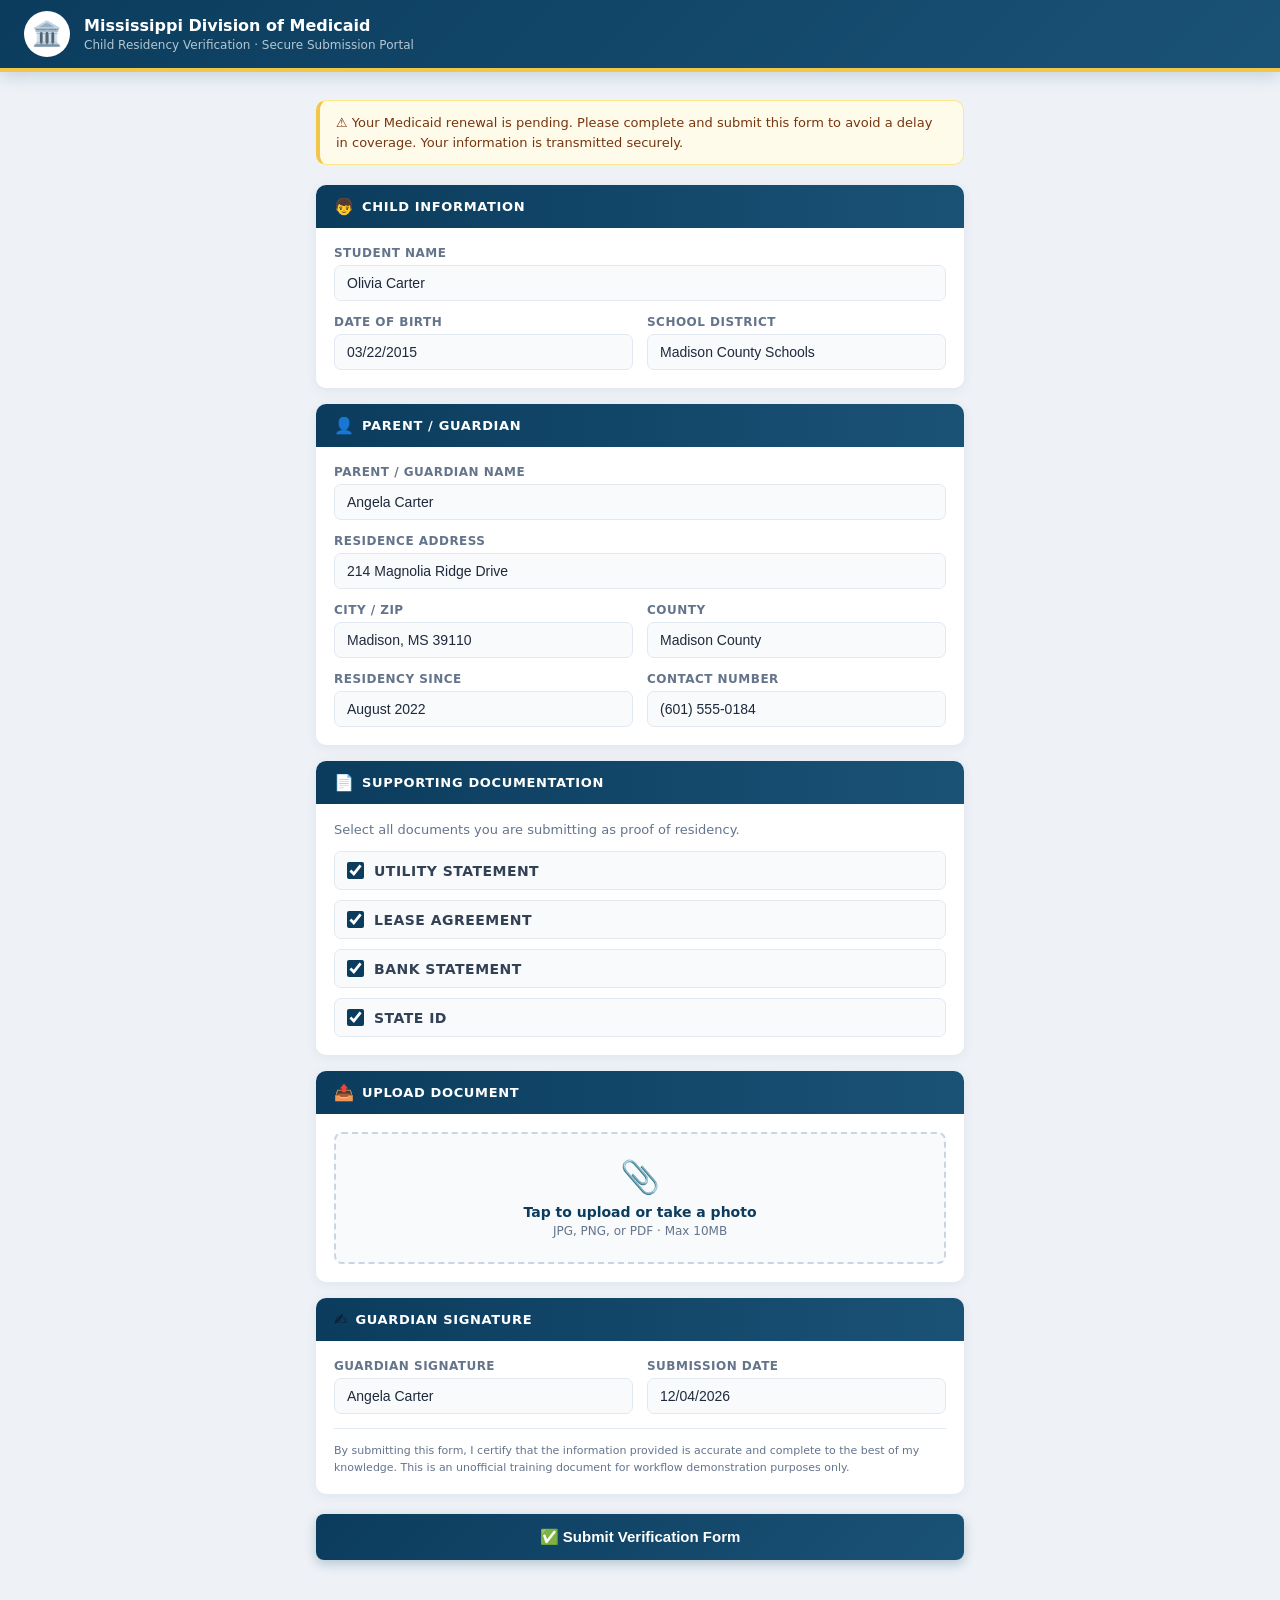
<file: web/ms_child_residency_form.html>
<!doctype html>
<html lang="en">
<head>
  <meta charset="utf-8" />
  <meta name="viewport" content="width=device-width,initial-scale=1" />
  <title>Mississippi Child Residency Verification</title>
  <style>
    :root {
      --navy: #0B3C5D;
      --navy-light: #1a5276;
      --gold: #F2C649;
      --bg: #eef2f7;
      --surface: #ffffff;
      --border: #e2e8f0;
      --muted: #64748b;
      --green: #15803d;
      --green-bg: #ecfdf5;
      --radius: 10px;
    }

    * { box-sizing: border-box; margin: 0; padding: 0; }

    body {
      font-family: "Segoe UI", system-ui, -apple-system, sans-serif;
      background: var(--bg);
      color: #0f172a;
      min-height: 100vh;
      padding-bottom: 40px;
    }

    .banner {
      background: linear-gradient(135deg, var(--navy) 0%, var(--navy-light) 100%);
      border-bottom: 4px solid var(--gold);
      padding: 0 24px;
      display: flex;
      align-items: center;
      gap: 14px;
      height: 72px;
      box-shadow: 0 4px 16px rgba(11,60,93,0.18);
    }

    .seal {
      width: 46px;
      height: 46px;
      background: #fff;
      border-radius: 50%;
      display: flex;
      align-items: center;
      justify-content: center;
      font-size: 24px;
      flex-shrink: 0;
    }

    .banner-title h1 {
      color: #fff;
      font-size: 16px;
      font-weight: 700;
      line-height: 1.2;
    }

    .banner-title p {
      color: rgba(255,255,255,0.7);
      font-size: 12px;
      margin-top: 2px;
    }

    .container {
      max-width: 680px;
      margin: 28px auto;
      padding: 0 16px;
    }

    .notice {
      background: #fffbeb;
      border: 1px solid #fde68a;
      border-left: 4px solid var(--gold);
      border-radius: var(--radius);
      padding: 12px 16px;
      font-size: 13px;
      color: #78350f;
      margin-bottom: 20px;
      line-height: 1.5;
    }

    .card {
      background: var(--surface);
      border-radius: var(--radius);
      box-shadow: 0 2px 12px rgba(11,60,93,0.07);
      overflow: hidden;
      margin-bottom: 16px;
    }

    .card-header {
      background: linear-gradient(90deg, var(--navy), var(--navy-light));
      padding: 12px 18px;
      display: flex;
      align-items: center;
      gap: 8px;
    }

    .card-header h2 {
      color: #fff;
      font-size: 13px;
      font-weight: 700;
      text-transform: uppercase;
      letter-spacing: 0.05em;
    }

    .card-body {
      padding: 18px;
    }

    .form-grid {
      display: grid;
      grid-template-columns: 1fr 1fr;
      gap: 14px;
    }

    .form-group {
      display: flex;
      flex-direction: column;
      gap: 5px;
    }

    .form-group.full {
      grid-column: 1 / -1;
    }

    label {
      font-size: 12px;
      font-weight: 700;
      color: var(--muted);
      text-transform: uppercase;
      letter-spacing: 0.04em;
    }

    input[type="text"],
    input[type="tel"],
    input[type="date"],
    select {
      border: 1px solid var(--border);
      border-radius: 7px;
      padding: 9px 12px;
      font-size: 14px;
      color: #1e293b;
      background: #f8fafc;
      width: 100%;
      transition: border-color 0.15s;
    }

    input:focus, select:focus {
      outline: none;
      border-color: var(--navy);
      background: #fff;
    }

    .checkbox-group {
      display: flex;
      flex-direction: column;
      gap: 10px;
    }

    .checkbox-item {
      display: flex;
      align-items: center;
      gap: 10px;
      padding: 10px 12px;
      background: #f8fafc;
      border: 1px solid var(--border);
      border-radius: 7px;
      cursor: pointer;
      transition: background 0.12s;
    }

    .checkbox-item:hover {
      background: #f1f5f9;
    }

    .checkbox-item input[type="checkbox"] {
      width: 17px;
      height: 17px;
      accent-color: var(--navy);
      cursor: pointer;
      flex-shrink: 0;
    }

    .checkbox-item span {
      font-size: 14px;
      font-weight: 600;
      color: #334155;
    }

    .upload-zone {
      border: 2px dashed #cbd5e1;
      border-radius: 8px;
      padding: 24px;
      text-align: center;
      background: #f8fafc;
      cursor: pointer;
      transition: all 0.15s;
    }

    .upload-zone:hover {
      border-color: var(--navy);
      background: #f0f7ff;
    }

    .upload-zone.has-file {
      border-color: var(--green);
      background: var(--green-bg);
    }

    .upload-icon {
      font-size: 32px;
      margin-bottom: 8px;
    }

    .upload-text {
      font-size: 14px;
      font-weight: 600;
      color: var(--navy);
      margin-bottom: 4px;
    }

    .upload-sub {
      font-size: 12px;
      color: var(--muted);
    }

    .upload-filename {
      font-size: 13px;
      font-weight: 700;
      color: var(--green);
      margin-top: 8px;
      display: none;
    }

    input[type="file"] {
      display: none;
    }

    .sig-row {
      display: grid;
      grid-template-columns: 1fr 1fr;
      gap: 14px;
    }

    .disclaimer {
      font-size: 11px;
      color: var(--muted);
      line-height: 1.5;
      margin-top: 14px;
      padding-top: 14px;
      border-top: 1px solid var(--border);
    }

    .btn-submit {
      width: 100%;
      padding: 14px;
      background: linear-gradient(135deg, var(--navy), var(--navy-light));
      color: #fff;
      border: none;
      border-radius: 8px;
      font-size: 15px;
      font-weight: 700;
      cursor: pointer;
      box-shadow: 0 4px 12px rgba(11,60,93,0.25);
      transition: all 0.15s;
      margin-top: 4px;
    }

    .btn-submit:hover {
      transform: translateY(-1px);
      box-shadow: 0 6px 16px rgba(11,60,93,0.3);
    }

    /* SUCCESS SCREEN */
    .success-screen {
      display: none;
      text-align: center;
      padding: 40px 20px;
    }

    .success-icon {
      font-size: 64px;
      margin-bottom: 16px;
    }

    .success-title {
      font-size: 24px;
      font-weight: 800;
      color: var(--green);
      margin-bottom: 10px;
    }

    .success-sub {
      font-size: 15px;
      color: #475569;
      line-height: 1.6;
      max-width: 420px;
      margin: 0 auto 20px;
    }

    .success-ref {
      background: var(--green-bg);
      border: 1px solid #86efac;
      border-radius: 8px;
      padding: 12px 20px;
      display: inline-block;
      font-size: 13px;
      font-weight: 700;
      color: var(--green);
    }

    @media (max-width: 540px) {
      .form-grid, .sig-row { grid-template-columns: 1fr; }
      .form-group.full { grid-column: 1; }
    }
  </style>
</head>
<body>

  <!-- BANNER -->
  <div class="banner">
    <div class="seal">🏛️</div>
    <div class="banner-title">
      <h1>Mississippi Division of Medicaid</h1>
      <p>Child Residency Verification · Secure Submission Portal</p>
    </div>
  </div>

  <div class="container">

    <div class="notice">
      ⚠️ Your Medicaid renewal is pending. Please complete and submit this form to avoid a delay in coverage. Your information is transmitted securely.
    </div>

    <!-- FORM -->
    <form id="residencyForm">

      <!-- Child Information -->
      <div class="card">
        <div class="card-header">
          <span>👦</span>
          <h2>Child Information</h2>
        </div>
        <div class="card-body">
          <div class="form-grid">
            <div class="form-group full">
              <label>Student Name</label>
              <input type="text" value="Olivia Carter" />
            </div>
            <div class="form-group">
              <label>Date of Birth</label>
              <input type="text" value="03/22/2015" />
            </div>
            <div class="form-group">
              <label>School District</label>
              <input type="text" value="Madison County Schools" />
            </div>
          </div>
        </div>
      </div>

      <!-- Parent / Guardian -->
      <div class="card">
        <div class="card-header">
          <span>👤</span>
          <h2>Parent / Guardian</h2>
        </div>
        <div class="card-body">
          <div class="form-grid">
            <div class="form-group full">
              <label>Parent / Guardian Name</label>
              <input type="text" value="Angela Carter" />
            </div>
            <div class="form-group full">
              <label>Residence Address</label>
              <input type="text" value="214 Magnolia Ridge Drive" />
            </div>
            <div class="form-group">
              <label>City / ZIP</label>
              <input type="text" value="Madison, MS 39110" />
            </div>
            <div class="form-group">
              <label>County</label>
              <input type="text" value="Madison County" />
            </div>
            <div class="form-group">
              <label>Residency Since</label>
              <input type="text" value="August 2022" />
            </div>
            <div class="form-group">
              <label>Contact Number</label>
              <input type="tel" value="(601) 555-0184" />
            </div>
          </div>
        </div>
      </div>

      <!-- Supporting Documentation -->
      <div class="card">
        <div class="card-header">
          <span>📄</span>
          <h2>Supporting Documentation</h2>
        </div>
        <div class="card-body">
          <p style="font-size:13px;color:var(--muted);margin-bottom:14px;">Select all documents you are submitting as proof of residency.</p>
          <div class="checkbox-group">
            <label class="checkbox-item">
              <input type="checkbox" checked />
              <span>Utility Statement</span>
            </label>
            <label class="checkbox-item">
              <input type="checkbox" checked />
              <span>Lease Agreement</span>
            </label>
            <label class="checkbox-item">
              <input type="checkbox" checked />
              <span>Bank Statement</span>
            </label>
            <label class="checkbox-item">
              <input type="checkbox" checked />
              <span>State ID</span>
            </label>
          </div>
        </div>
      </div>

      <!-- Upload -->
      <div class="card">
        <div class="card-header">
          <span>📤</span>
          <h2>Upload Document</h2>
        </div>
        <div class="card-body">
          <div class="upload-zone" id="uploadZone" onclick="document.getElementById('fileInput').click()">
            <div class="upload-icon">📎</div>
            <div class="upload-text">Tap to upload or take a photo</div>
            <div class="upload-sub">JPG, PNG, or PDF · Max 10MB</div>
            <div class="upload-filename" id="uploadFilename"></div>
          </div>
          <input type="file" id="fileInput" accept=".jpg,.jpeg,.png,.pdf" />
        </div>
      </div>

      <!-- Signature -->
      <div class="card">
        <div class="card-header">
          <span>✍️</span>
          <h2>Guardian Signature</h2>
        </div>
        <div class="card-body">
          <div class="sig-row">
            <div class="form-group">
              <label>Guardian Signature</label>
              <input type="text" value="Angela Carter" />
            </div>
            <div class="form-group">
              <label>Submission Date</label>
              <input type="text" id="submissionDate" />
            </div>
          </div>
          <div class="disclaimer">
            By submitting this form, I certify that the information provided is accurate and complete to the best of my knowledge. This is an unofficial training document for workflow demonstration purposes only.
          </div>
        </div>
      </div>

      <button type="submit" class="btn-submit">✅ Submit Verification Form</button>

    </form>

    <!-- SUCCESS -->
    <div class="success-screen" id="successScreen">
      <div class="success-icon">✅</div>
      <div class="success-title">Form Submitted Successfully</div>
      <div class="success-sub">Thank you, Angela. Your Child Residency Verification has been received. A Mississippi Medicaid representative will review your submission and update your case status within 1-2 business days.</div>
      <div class="success-ref">Reference: MSC100245 · Submitted 05/28/2026</div>
    </div>

  </div>

  <script>
    // Set today's date
    const today = new Date();
    document.getElementById("submissionDate").value =
      (today.getMonth()+1).toString().padStart(2,"0") + "/" +
      today.getDate().toString().padStart(2,"0") + "/" +
      today.getFullYear();

    // File upload
    document.getElementById("fileInput").addEventListener("change", function() {
      if (this.files && this.files[0]) {
        const zone = document.getElementById("uploadZone");
        const fname = document.getElementById("uploadFilename");
        zone.classList.add("has-file");
        fname.style.display = "block";
        fname.textContent = "✓ " + this.files[0].name;
      }
    });

    // Form submit
    document.getElementById("residencyForm").addEventListener("submit", function(e) {
      e.preventDefault();
      // Signal agent screen if open in same browser
      localStorage.setItem("ms_uploaded_MSC100245", "received");
      this.style.display = "none";
      document.getElementById("successScreen").style.display = "block";
      window.scrollTo({ top: 0, behavior: "smooth" });
    });
  </script>

</body>
</html>
</file>
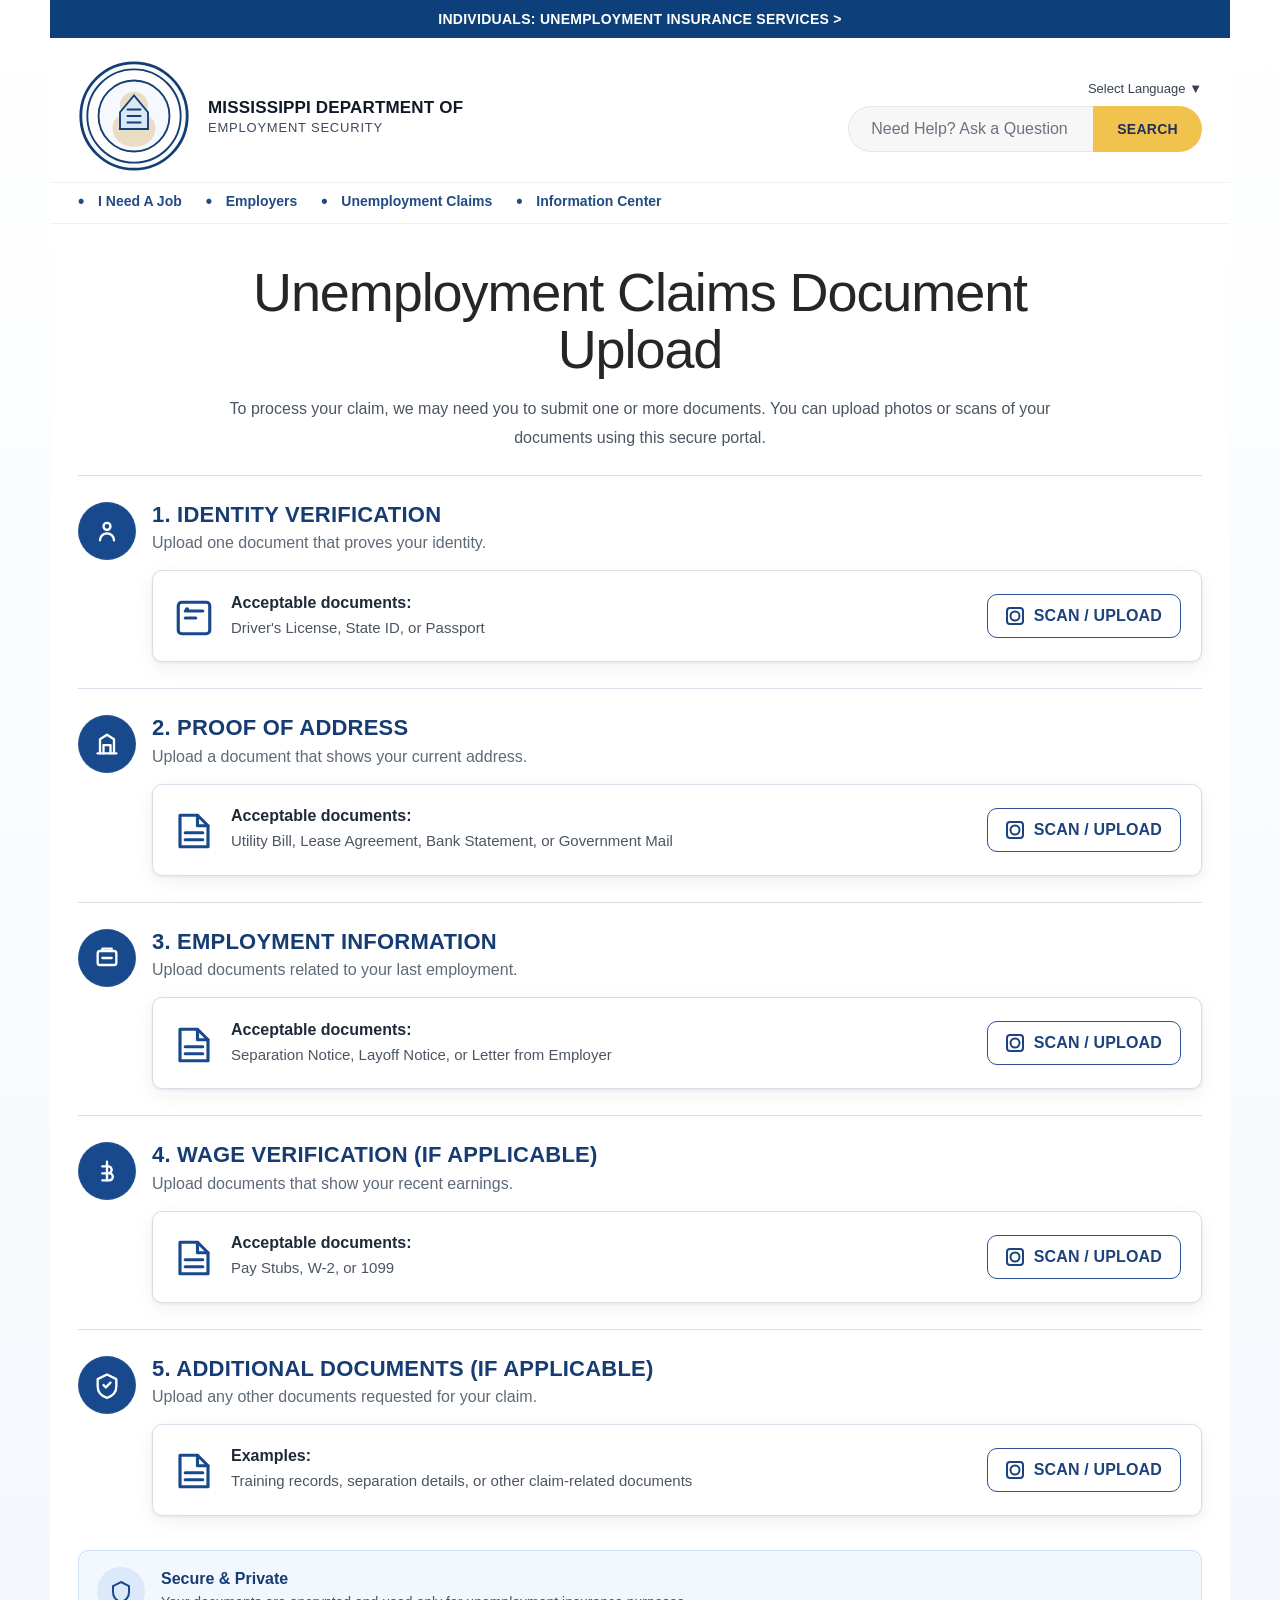
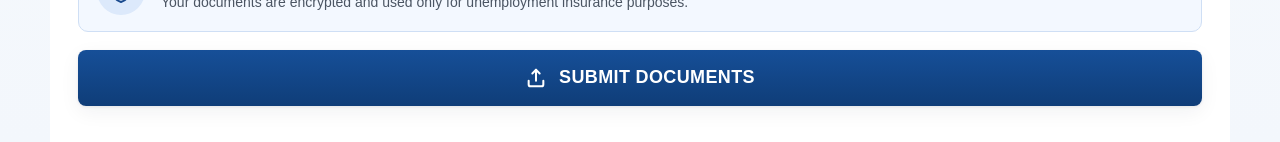
<file: web/ms_unemployment_document_upload.html>
<!DOCTYPE html>
<html lang="en">
<head>
  <meta charset="UTF-8" />
  <meta name="viewport" content="width=device-width, initial-scale=1.0" />
  <title>Mississippi Department of Employment Security - Unemployment Insurance Document Upload</title>
  <style>
    :root{
      --navy:#0d3f7a;
      --blue:#164d93;
      --light:#f5f7fb;
      --line:#d7dee8;
      --text:#1f2a37;
      --muted:#5d6b7d;
      --card:#ffffff;
      --accent:#f2c24f;
      --shadow:0 1px 3px rgba(18, 31, 54, 0.08), 0 6px 20px rgba(18, 31, 54, 0.06);
    }

    *{box-sizing:border-box}
    body{
      margin:0;
      font-family: Arial, Helvetica, sans-serif;
      color:var(--text);
      background:linear-gradient(180deg, #ffffff 0%, #f3f7fc 100%);
    }

    .page{
      max-width:1180px;
      margin:0 auto;
      background:#fff;
      min-height:100vh;
    }

    .topbar{
      background:var(--navy);
      color:#fff;
      text-align:center;
      padding:11px 16px;
      font-size:14px;
      letter-spacing:.02em;
      font-weight:700;
    }

    .header{
      display:flex;
      align-items:center;
      justify-content:space-between;
      gap:20px;
      padding:22px 28px 10px;
      background:#fff;
    }

    .brand{
      display:flex;
      align-items:center;
      gap:18px;
      min-width:0;
    }

    .seal{
      width:112px;
      height:112px;
      flex:0 0 auto;
    }

    .brand-text{
      min-width:0;
    }

    .brand-text .org{
      font-size:17px;
      font-weight:700;
      color:#111827;
      letter-spacing:.01em;
      margin-bottom:2px;
    }

    .brand-text .dept{
      font-size:13px;
      color:#3b4a5d;
      text-transform:uppercase;
      letter-spacing:.06em;
    }

    .utility{
      display:flex;
      flex-direction:column;
      gap:10px;
      align-items:flex-end;
      min-width:0;
    }

    .lang{
      font-size:13px;
      color:#374151;
      display:flex;
      align-items:center;
      gap:4px;
      white-space:nowrap;
    }

    .searchbar{
      display:flex;
      align-items:center;
      gap:0;
      width:min(560px, 100%);
    }

    .searchbar input{
      width:100%;
      height:46px;
      border:1px solid #e5e7eb;
      border-right:none;
      border-radius:999px 0 0 999px;
      padding:0 22px;
      font-size:16px;
      color:#6b7280;
      background:#f7f7f7;
      outline:none;
    }

    .searchbar button{
      height:46px;
      border:none;
      border-radius:0 999px 999px 0;
      padding:0 24px;
      background:var(--accent);
      color:#203354;
      font-weight:800;
      font-size:14px;
      letter-spacing:.02em;
      cursor:pointer;
    }

    .nav{
      display:flex;
      gap:24px;
      padding:10px 28px 14px;
      border-top:1px solid #edf1f6;
      border-bottom:1px solid #edf1f6;
      color:#214b84;
      font-size:14px;
      font-weight:700;
      flex-wrap:wrap;
    }

    .nav span{
      position:relative;
      padding-left:20px;
    }

    .nav span::before{
      content:"•";
      position:absolute;
      left:0;
      top:-1px;
      color:#214b84;
      font-size:18px;
      line-height:1;
    }

    .content{
      padding:30px 28px 36px;
    }

    .hero{
      text-align:center;
      margin:10px auto 22px;
      max-width:900px;
    }

    .hero h1{
      margin:0;
      font-size:54px;
      line-height:1.05;
      font-weight:300;
      color:#262626;
      letter-spacing:-.02em;
    }

    .hero p{
      margin:18px auto 0;
      font-size:16px;
      line-height:1.8;
      color:#4b5563;
      max-width:900px;
    }

    .section{
      display:flex;
      gap:16px;
      align-items:flex-start;
      padding:26px 0;
      border-top:1px solid var(--line);
    }

    .section:first-of-type{
      border-top:none;
    }

    .icon{
      width:58px;
      height:58px;
      flex:0 0 auto;
      border-radius:50%;
      background:#18498d;
      display:grid;
      place-items:center;
      color:#fff;
      box-shadow:inset 0 0 0 1px rgba(255,255,255,.06);
    }

    .icon svg{
      width:28px;
      height:28px;
      fill:none;
      stroke:#fff;
      stroke-width:2;
      stroke-linecap:round;
      stroke-linejoin:round;
    }

    .section-body{
      flex:1;
      min-width:0;
    }

    .section-title{
      margin:0;
      font-size:22px;
      line-height:1.2;
      color:#163c73;
      font-weight:800;
      text-transform:uppercase;
      letter-spacing:.01em;
    }

    .section-subtitle{
      margin:6px 0 18px;
      font-size:16px;
      color:#5e6a78;
    }

    .upload-card{
      display:flex;
      align-items:center;
      justify-content:space-between;
      gap:18px;
      background:#fff;
      border:1px solid var(--line);
      border-radius:10px;
      padding:18px 20px;
      box-shadow:var(--shadow);
      min-height:92px;
    }

    .doc-wrap{
      display:flex;
      align-items:flex-start;
      gap:16px;
      min-width:0;
    }

    .doc-icon{
      width:42px;
      height:42px;
      flex:0 0 auto;
      color:#18498d;
      margin-top:3px;
    }

    .doc-text{
      min-width:0;
    }

    .doc-label{
      font-weight:700;
      font-size:16px;
      margin-bottom:5px;
      color:#1f2937;
    }

    .doc-list{
      font-size:15px;
      color:#4b5563;
      line-height:1.45;
    }

    .scan-btn{
      flex:0 0 auto;
      display:inline-flex;
      align-items:center;
      gap:10px;
      height:44px;
      padding:0 18px;
      border-radius:10px;
      border:1px solid #2a5197;
      color:#1d427c;
      background:#fff;
      font-weight:800;
      letter-spacing:.01em;
      box-shadow:0 1px 0 rgba(0,0,0,.02);
      white-space:nowrap;
    }

    .scan-btn .camera{
      width:18px;
      height:18px;
      border:2px solid #1d427c;
      border-radius:4px;
      position:relative;
    }

    .scan-btn .camera::before{
      content:"";
      position:absolute;
      width:7px;
      height:7px;
      border:2px solid #1d427c;
      border-radius:50%;
      left:50%;
      top:50%;
      transform:translate(-50%,-50%);
    }

    .callout{
      margin-top:8px;
      border:1px solid #cfdff5;
      background:#f3f8ff;
      border-radius:10px;
      padding:16px 18px;
      display:flex;
      align-items:center;
      gap:16px;
    }

    .callout .shield{
      width:48px;
      height:48px;
      border-radius:50%;
      background:#dce9fb;
      display:grid;
      place-items:center;
      color:#18498d;
      flex:0 0 auto;
    }

    .callout .shield svg{
      width:24px;
      height:24px;
      stroke:#18498d;
      stroke-width:2;
      fill:none;
    }

    .callout-title{
      font-size:16px;
      font-weight:800;
      color:#163c73;
      margin-bottom:4px;
    }

    .callout-sub{
      font-size:14px;
      color:#4b5563;
      line-height:1.45;
    }

    .footer-btn{
      margin-top:18px;
      width:100%;
      height:56px;
      border:none;
      border-radius:8px;
      color:#fff;
      background:linear-gradient(180deg, #164f98 0%, #0f3d78 100%);
      font-size:18px;
      font-weight:800;
      letter-spacing:.02em;
      display:flex;
      align-items:center;
      justify-content:center;
      gap:12px;
      box-shadow:var(--shadow);
      cursor:pointer;
    }

    .footer-btn svg{
      width:22px;
      height:22px;
      stroke:#fff;
      fill:none;
      stroke-width:2.2;
      stroke-linecap:round;
      stroke-linejoin:round;
    }

    @media (max-width: 900px){
      .header{
        flex-direction:column;
        align-items:flex-start;
      }
      .utility{
        width:100%;
        align-items:flex-start;
      }
      .searchbar{
        width:100%;
      }
      .hero h1{
        font-size:40px;
      }
      .section{
        flex-direction:column;
      }
      .upload-card{
        flex-direction:column;
        align-items:flex-start;
      }
      .scan-btn{
        width:100%;
        justify-content:center;
      }
    }

    @media (max-width: 640px){
      .content, .header, .nav{
        padding-left:16px;
        padding-right:16px;
      }
      .hero h1{
        font-size:34px;
      }
      .hero p{
        font-size:15px;
      }
      .section-title{
        font-size:19px;
      }
      .upload-card{
        padding:16px;
      }
    }
  </style>
</head>
<body>
  <div class="page">
    <div class="topbar">INDIVIDUALS: UNEMPLOYMENT INSURANCE SERVICES &gt;</div>

    <header class="header">
      <div class="brand">
        <div class="seal" aria-label="Mississippi state seal">
          <svg viewBox="0 0 120 120" role="img" aria-hidden="true">
            <circle cx="60" cy="60" r="57" fill="#f9fafb" stroke="#123e73" stroke-width="3"/>
            <circle cx="60" cy="60" r="50" fill="#fff" stroke="#123e73" stroke-width="2"/>
            <circle cx="60" cy="60" r="38" fill="#f5f8fd" stroke="#123e73" stroke-width="2"/>
            <path d="M60 34c8 0 15 6 15 14 0 4-1 7-3 10 6 2 11 7 11 14 0 13-10 21-23 21s-23-8-23-21c0-7 5-12 11-14-2-3-3-6-3-10 0-8 7-14 15-14z" fill="#d8a85b" opacity=".35"/>
            <path d="M45 56l15-18 15 18v18H45z" fill="#d9e7f7" stroke="#123e73" stroke-width="2"/>
            <path d="M44 74h32" stroke="#123e73" stroke-width="2" />
            <path d="M53 53h14M53 60h14M53 67h14" stroke="#123e73" stroke-width="2" stroke-linecap="round"/>
          </svg>
        </div>
        <div class="brand-text">
          <div class="org">MISSISSIPPI DEPARTMENT OF</div>
          <div class="dept">Employment Security</div>
        </div>
      </div>

      <div class="utility">
        <div class="lang">Select Language ▼</div>
        <div class="searchbar">
          <input type="text" value="Need Help? Ask a Question Here." aria-label="Search help" />
          <button type="button">SEARCH</button>
        </div>
      </div>
    </header>

    <nav class="nav" aria-label="Primary navigation">
      <span>I Need A Job</span>
      <span>Employers</span>
      <span>Unemployment Claims</span>
      <span>Information Center</span>
    </nav>

    <main class="content">
      <section class="hero">
        <h1>Unemployment Claims Document Upload</h1>
        <p>
          To process your claim, we may need you to submit one or more documents.
          You can upload photos or scans of your documents using this secure portal.
        </p>
      </section>

      <section class="section">
        <div class="icon" aria-hidden="true">
          <svg viewBox="0 0 24 24">
            <circle cx="12" cy="8" r="3"></circle>
            <path d="M6 20c0-3.3 2.7-6 6-6s6 2.7 6 6"></path>
          </svg>
        </div>
        <div class="section-body">
          <h2 class="section-title">1. Identity Verification</h2>
          <div class="section-subtitle">Upload one document that proves your identity.</div>
          <div class="upload-card">
            <div class="doc-wrap">
              <div class="doc-icon" aria-hidden="true">
                <svg viewBox="0 0 24 24" fill="none" stroke="currentColor" stroke-width="1.8" stroke-linecap="round" stroke-linejoin="round">
                  <rect x="3" y="3" width="18" height="18" rx="2"></rect>
                  <path d="M7 8h10M7 12h6"></path>
                  <circle cx="8" cy="7" r="1.2" fill="currentColor" stroke="none"></circle>
                </svg>
              </div>
              <div class="doc-text">
                <div class="doc-label">Acceptable documents:</div>
                <div class="doc-list">Driver's License, State ID, or Passport</div>
              </div>
            </div>
            <div class="scan-btn" role="button" aria-label="Scan or upload identity document">
              <span class="camera" aria-hidden="true"></span>
              SCAN / UPLOAD
            </div>
          </div>
        </div>
      </section>

      <section class="section">
        <div class="icon" aria-hidden="true">
          <svg viewBox="0 0 24 24">
            <path d="M4 20h16"></path>
            <path d="M6 20V8l6-4 6 4v12"></path>
            <path d="M9 20v-7h6v7"></path>
          </svg>
        </div>
        <div class="section-body">
          <h2 class="section-title">2. Proof of Address</h2>
          <div class="section-subtitle">Upload a document that shows your current address.</div>
          <div class="upload-card">
            <div class="doc-wrap">
              <div class="doc-icon" aria-hidden="true">
                <svg viewBox="0 0 24 24" fill="none" stroke="currentColor" stroke-width="1.8" stroke-linecap="round" stroke-linejoin="round">
                  <path d="M4 3h10l6 6v12H4z"></path>
                  <path d="M14 3v6h6"></path>
                  <path d="M7 13h10M7 17h10"></path>
                </svg>
              </div>
              <div class="doc-text">
                <div class="doc-label">Acceptable documents:</div>
                <div class="doc-list">Utility Bill, Lease Agreement, Bank Statement, or Government Mail</div>
              </div>
            </div>
            <div class="scan-btn" role="button" aria-label="Scan or upload proof of address">
              <span class="camera" aria-hidden="true"></span>
              SCAN / UPLOAD
            </div>
          </div>
        </div>
      </section>

      <section class="section">
        <div class="icon" aria-hidden="true">
          <svg viewBox="0 0 24 24">
            <rect x="4" y="6" width="16" height="12" rx="2"></rect>
            <path d="M8 6V4h8v2"></path>
            <path d="M8 12h8"></path>
          </svg>
        </div>
        <div class="section-body">
          <h2 class="section-title">3. Employment Information</h2>
          <div class="section-subtitle">Upload documents related to your last employment.</div>
          <div class="upload-card">
            <div class="doc-wrap">
              <div class="doc-icon" aria-hidden="true">
                <svg viewBox="0 0 24 24" fill="none" stroke="currentColor" stroke-width="1.8" stroke-linecap="round" stroke-linejoin="round">
                  <path d="M4 3h10l6 6v12H4z"></path>
                  <path d="M14 3v6h6"></path>
                  <path d="M7 13h10M7 17h10"></path>
                </svg>
              </div>
              <div class="doc-text">
                <div class="doc-label">Acceptable documents:</div>
                <div class="doc-list">Separation Notice, Layoff Notice, or Letter from Employer</div>
              </div>
            </div>
            <div class="scan-btn" role="button" aria-label="Scan or upload employment information">
              <span class="camera" aria-hidden="true"></span>
              SCAN / UPLOAD
            </div>
          </div>
        </div>
      </section>

      <section class="section">
        <div class="icon" aria-hidden="true">
          <svg viewBox="0 0 24 24">
            <path d="M12 4v16"></path>
            <path d="M8 8h5a3 3 0 0 1 0 6H8h6a3 3 0 0 1 0 6H8"></path>
          </svg>
        </div>
        <div class="section-body">
          <h2 class="section-title">4. Wage Verification (If Applicable)</h2>
          <div class="section-subtitle">Upload documents that show your recent earnings.</div>
          <div class="upload-card">
            <div class="doc-wrap">
              <div class="doc-icon" aria-hidden="true">
                <svg viewBox="0 0 24 24" fill="none" stroke="currentColor" stroke-width="1.8" stroke-linecap="round" stroke-linejoin="round">
                  <path d="M4 3h10l6 6v12H4z"></path>
                  <path d="M14 3v6h6"></path>
                  <path d="M7 13h10M7 17h10"></path>
                </svg>
              </div>
              <div class="doc-text">
                <div class="doc-label">Acceptable documents:</div>
                <div class="doc-list">Pay Stubs, W-2, or 1099</div>
              </div>
            </div>
            <div class="scan-btn" role="button" aria-label="Scan or upload wage verification">
              <span class="camera" aria-hidden="true"></span>
              SCAN / UPLOAD
            </div>
          </div>
        </div>
      </section>

      <section class="section">
        <div class="icon" aria-hidden="true">
          <svg viewBox="0 0 24 24">
            <path d="M12 3l8 4v6c0 5-3.5 8.5-8 10-4.5-1.5-8-5-8-10V7z"></path>
            <path d="M9 12l2 2 4-4"></path>
          </svg>
        </div>
        <div class="section-body">
          <h2 class="section-title">5. Additional Documents (If Applicable)</h2>
          <div class="section-subtitle">Upload any other documents requested for your claim.</div>
          <div class="upload-card">
            <div class="doc-wrap">
              <div class="doc-icon" aria-hidden="true">
                <svg viewBox="0 0 24 24" fill="none" stroke="currentColor" stroke-width="1.8" stroke-linecap="round" stroke-linejoin="round">
                  <path d="M4 3h10l6 6v12H4z"></path>
                  <path d="M14 3v6h6"></path>
                  <path d="M7 13h10M7 17h10"></path>
                </svg>
              </div>
              <div class="doc-text">
                <div class="doc-label">Examples:</div>
                <div class="doc-list">Training records, separation details, or other claim-related documents</div>
              </div>
            </div>
            <div class="scan-btn" role="button" aria-label="Scan or upload additional documents">
              <span class="camera" aria-hidden="true"></span>
              SCAN / UPLOAD
            </div>
          </div>
        </div>
      </section>

      <section class="callout">
        <div class="shield" aria-hidden="true">
          <svg viewBox="0 0 24 24">
            <path d="M12 3l8 4v6c0 5-3.5 8.5-8 10-4.5-1.5-8-5-8-10V7z"></path>
          </svg>
        </div>
        <div>
          <div class="callout-title">Secure &amp; Private</div>
          <div class="callout-sub">Your documents are encrypted and used only for unemployment insurance purposes.</div>
        </div>
      </section>

      <button class="footer-btn" type="button">
        <svg viewBox="0 0 24 24" aria-hidden="true">
          <path d="M12 3v12"></path>
          <path d="M8 7l4-4 4 4"></path>
          <path d="M4 15v4a2 2 0 0 0 2 2h12a2 2 0 0 0 2-2v-4"></path>
        </svg>
        SUBMIT DOCUMENTS
      </button>
    </main>
  </div>
</body>
</html>
</file>
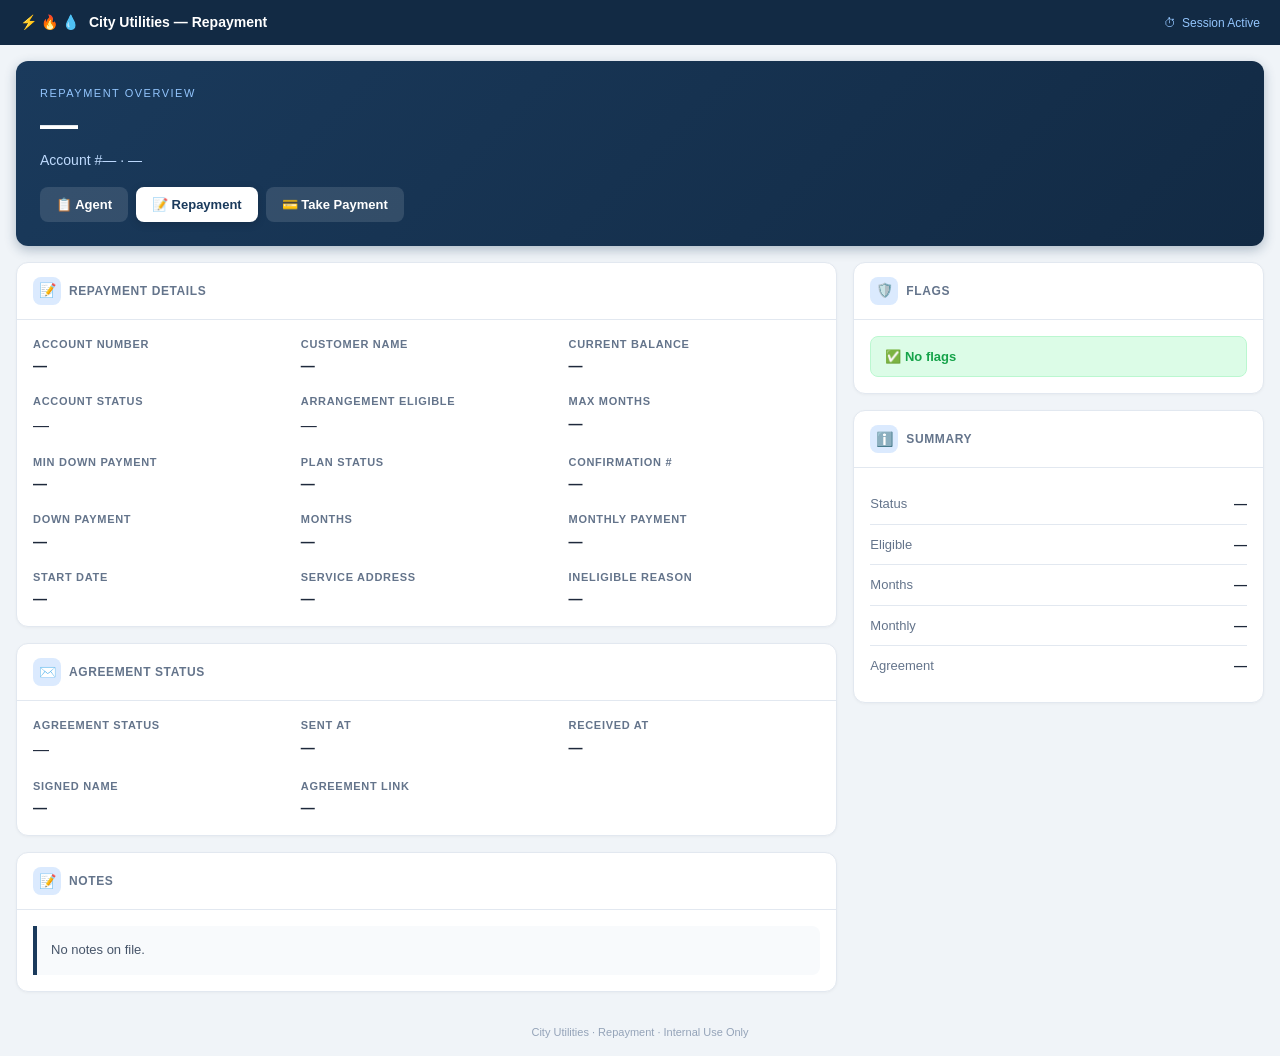
<file: web/repayment-script.html>
<!DOCTYPE html>
<html lang="en">
<head>
<meta charset="UTF-8">
<meta name="viewport" content="width=device-width, initial-scale=1.0">
<title>Repayment — City Utilities</title>
<style>
:root {
  --navy: #1a3a5c;
  --navy-dark: #122a44;
  --navy-light: #2a5a8c;
  --accent: #3b82f6;
  --bg: #f0f4f8;
  --card: #ffffff;
  --text: #1e293b;
  --muted: #64748b;
  --border: #e2e8f0;
  --good: #16a34a;
  --good-bg: #dcfce7;
  --warn: #d97706;
  --warn-bg: #fef3c7;
  --bad: #dc2626;
  --bad-bg: #fee2e2;
  --blue-bg: #dbeafe;
  --blue-text: #1e40af;
}

* { box-sizing: border-box; margin: 0; }

body {
  font-family: -apple-system, BlinkMacSystemFont, 'Segoe UI', Roboto, sans-serif;
  background: var(--bg);
  color: var(--text);
  line-height: 1.5;
}

.topbar {
  background: var(--navy-dark);
  color: #fff;
  padding: 12px 20px;
  display: flex;
  align-items: center;
  justify-content: space-between;
}
.topbar-brand { display: flex; align-items: center; gap: 10px; font-weight: 700; font-size: 14px; }
.topbar-icons { display: flex; gap: 4px; }
.topbar-icons span { font-size: 14px; }
.topbar-session { font-size: 12px; color: #93c5fd; display: flex; align-items: center; gap: 6px; }

.wrap { max-width: 1400px; margin: 0 auto; padding: 16px; }

.hero {
  background: linear-gradient(135deg, var(--navy), var(--navy-dark));
  color: #fff;
  border-radius: 12px;
  padding: 24px;
  margin-bottom: 16px;
  box-shadow: 0 4px 12px rgba(26,58,92,0.3);
}
.hero-grid { display: flex; justify-content: space-between; align-items: flex-end; flex-wrap: wrap; gap: 16px; }
.hero-label { font-size: 11px; text-transform: uppercase; letter-spacing: 1.5px; color: #93c5fd; margin-bottom: 4px; }
.hero-balance { font-size: 38px; font-weight: 800; letter-spacing: -1px; line-height: 1; margin-bottom: 6px; }
.hero-sub { font-size: 14px; color: #bfdbfe; }

.nav-actions { display: flex; gap: 8px; margin-top: 16px; flex-wrap: wrap; }
.nav-btn {
  display: flex; align-items: center; gap: 6px;
  padding: 10px 16px; border-radius: 8px; border: none;
  font-size: 13px; font-weight: 700; cursor: pointer; transition: all 0.15s;
}
.nav-btn.active { background: #fff; color: var(--navy); box-shadow: 0 2px 8px rgba(0,0,0,0.15); }
.nav-btn:not(.active) { background: rgba(255,255,255,0.12); color: #fff; }
.nav-btn:not(.active):hover { background: rgba(255,255,255,0.22); }

.layout { display: grid; grid-template-columns: 2fr 1fr; gap: 16px; }
.stack > * + * { margin-top: 16px; }

.card { background: var(--card); border: 1px solid var(--border); border-radius: 12px; overflow: hidden; box-shadow: 0 1px 3px rgba(0,0,0,0.04); }
.card-header { padding: 14px 16px; border-bottom: 1px solid var(--border); display: flex; align-items: center; gap: 8px; }
.card-header-icon { width: 28px; height: 28px; border-radius: 8px; background: var(--blue-bg); color: var(--blue-text); display: flex; align-items: center; justify-content: center; font-size: 14px; }
.card-header h3 { font-size: 12px; font-weight: 700; text-transform: uppercase; letter-spacing: 0.6px; color: var(--muted); }
.card-body { padding: 16px; }

.fields { display: grid; grid-template-columns: repeat(3, 1fr); gap: 16px; }
.field-label { font-size: 11px; text-transform: uppercase; letter-spacing: 0.7px; color: var(--muted); font-weight: 600; margin-bottom: 4px; }
.field-value { font-size: 14px; font-weight: 600; color: var(--text); word-break: break-word; }

.pill { display: inline-block; padding: 4px 12px; border-radius: 999px; font-size: 12px; font-weight: 700; }
.pill-good { background: var(--good-bg); color: var(--good); }
.pill-warn { background: var(--warn-bg); color: var(--warn); }
.pill-bad { background: var(--bad-bg); color: var(--bad); }
.pill-blue { background: var(--blue-bg); color: var(--blue-text); }
.pill-neutral { background: #f1f5f9; color: var(--muted); }
.pill-white { background: rgba(255,255,255,0.2); color: #fff; }

.alert { display: flex; align-items: center; gap: 8px; padding: 10px 14px; border-radius: 8px; font-size: 13px; font-weight: 600; border: 1px solid; }
.alert + .alert { margin-top: 8px; }
.alert-good { background: var(--good-bg); border-color: #bbf7d0; color: var(--good); }
.alert-warn { background: var(--warn-bg); border-color: #fde68a; color: var(--warn); }
.alert-bad { background: var(--bad-bg); border-color: #fecaca; color: var(--bad); }

.summary-row { display: flex; justify-content: space-between; align-items: center; padding: 10px 0; border-bottom: 1px solid var(--border); font-size: 13px; }
.summary-row:last-child { border: none; }
.summary-row .k { color: var(--muted); }
.summary-row .v { font-weight: 700; color: var(--text); }

.notes-box { background: #f8fafc; border-left: 4px solid var(--navy); border-radius: 0 8px 8px 0; padding: 14px; font-size: 13px; line-height: 1.6; color: #475569; white-space: pre-wrap; }

.footer { text-align: center; padding: 16px; font-size: 11px; color: #94a3b8; }

@media (max-width: 900px) { .layout { grid-template-columns: 1fr; } .fields { grid-template-columns: repeat(2, 1fr); } }
@media (max-width: 600px) { .fields { grid-template-columns: 1fr; } .hero-balance { font-size: 28px; } .nav-actions { flex-direction: column; } .nav-btn { width: 100%; justify-content: center; } }
</style>
</head>
<body>

<div class="topbar">
  <div class="topbar-brand">
    <div class="topbar-icons"><span>⚡</span><span>🔥</span><span>💧</span></div>
    <span>City Utilities — Repayment</span>
  </div>
  <div class="topbar-session"><span>⏱</span> Session Active</div>
</div>

<div class="wrap">
  <div class="hero">
    <div class="hero-grid">
      <div>
        <div class="hero-label">Repayment Overview</div>
        <div class="hero-balance" id="heroBalance">—</div>
        <div class="hero-sub">Account #<span id="heroAcct">—</span> &middot; <span id="heroName">—</span></div>
      </div>
      <div id="heroBadges"></div>
    </div>
    <div class="nav-actions">
      <button class="nav-btn" onclick="goAgent()">📋 Agent</button>
      <button class="nav-btn active">📝 Repayment</button>
      <button class="nav-btn" onclick="goPayment()">💳 Take Payment</button>
    </div>
  </div>

  <div class="layout">
    <div class="stack">

      <!-- Repayment Details -->
      <div class="card">
        <div class="card-header">
          <div class="card-header-icon">📝</div>
          <h3>Repayment Details</h3>
        </div>
        <div class="card-body">
          <div class="fields">
            <div><div class="field-label">Account Number</div><div class="field-value" id="accountNumber">—</div></div>
            <div><div class="field-label">Customer Name</div><div class="field-value" id="customerName">—</div></div>
            <div><div class="field-label">Current Balance</div><div class="field-value" id="currentBalance">—</div></div>
            <div><div class="field-label">Account Status</div><div id="accountStatus">—</div></div>
            <div><div class="field-label">Arrangement Eligible</div><div id="eligible">—</div></div>
            <div><div class="field-label">Max Months</div><div class="field-value" id="maxMonths">—</div></div>
            <div><div class="field-label">Min Down Payment</div><div class="field-value" id="minDown">—</div></div>
            <div><div class="field-label">Plan Status</div><div class="field-value" id="planStatus">—</div></div>
            <div><div class="field-label">Confirmation #</div><div class="field-value" id="confNumber">—</div></div>
            <div><div class="field-label">Down Payment</div><div class="field-value" id="downPayment">—</div></div>
            <div><div class="field-label">Months</div><div class="field-value" id="months">—</div></div>
            <div><div class="field-label">Monthly Payment</div><div class="field-value" id="monthly">—</div></div>
            <div><div class="field-label">Start Date</div><div class="field-value" id="startDate">—</div></div>
            <div><div class="field-label">Service Address</div><div class="field-value" id="address">—</div></div>
            <div><div class="field-label">Ineligible Reason</div><div class="field-value" id="ineligibleReason">—</div></div>
          </div>
        </div>
      </div>

      <!-- Agreement Status -->
      <div class="card">
        <div class="card-header">
          <div class="card-header-icon">✉️</div>
          <h3>Agreement Status</h3>
        </div>
        <div class="card-body">
          <div class="fields">
            <div><div class="field-label">Agreement Status</div><div id="agreeStatus">—</div></div>
            <div><div class="field-label">Sent At</div><div class="field-value" id="agreeSent">—</div></div>
            <div><div class="field-label">Received At</div><div class="field-value" id="agreeReceived">—</div></div>
            <div><div class="field-label">Signed Name</div><div class="field-value" id="agreeSigned">—</div></div>
            <div><div class="field-label">Agreement Link</div><div class="field-value" id="agreeLink">—</div></div>
          </div>
        </div>
      </div>

      <!-- Notes -->
      <div class="card">
        <div class="card-header">
          <div class="card-header-icon">📝</div>
          <h3>Notes</h3>
        </div>
        <div class="card-body">
          <div class="notes-box" id="notes">No notes on file.</div>
        </div>
      </div>

    </div>

    <div class="stack">

      <!-- Flags -->
      <div class="card">
        <div class="card-header">
          <div class="card-header-icon">🛡️</div>
          <h3>Flags</h3>
        </div>
        <div class="card-body" id="flagsBox">
          <div class="alert alert-good">✅ No flags</div>
        </div>
      </div>

      <!-- Summary -->
      <div class="card">
        <div class="card-header">
          <div class="card-header-icon">ℹ️</div>
          <h3>Summary</h3>
        </div>
        <div class="card-body">
          <div class="summary-row"><span class="k">Status</span><span class="v" id="sumStatus">—</span></div>
          <div class="summary-row"><span class="k">Eligible</span><span class="v" id="sumEligible">—</span></div>
          <div class="summary-row"><span class="k">Months</span><span class="v" id="sumMonths">—</span></div>
          <div class="summary-row"><span class="k">Monthly</span><span class="v" id="sumMonthly">—</span></div>
          <div class="summary-row"><span class="k">Agreement</span><span class="v" id="sumAgreement">—</span></div>
        </div>
      </div>

    </div>
  </div>
</div>

<div class="footer">City Utilities &middot; Repayment &middot; Internal Use Only</div>

<script>
const DATA_URL = "https://raw.githubusercontent.com/astarrett/Demo-Scripts/refs/heads/main/data-actions/Utility-Accounts";
const params = new URLSearchParams(window.location.search);

function accountId() { return params.get("accountNumber") || params.get("key") || ""; }
function goAgent() { window.location.href = "agent-script.html?accountNumber=" + encodeURIComponent(accountId()); }
function goPayment() { window.location.href = "take-payment.html?accountNumber=" + encodeURIComponent(accountId()); }

function money(val) {
  const n = parseFloat(String(val || "").replace(/[$,]/g, ""));
  return Number.isFinite(n) ? "$" + n.toLocaleString("en-US", { minimumFractionDigits: 2, maximumFractionDigits: 2 }) : "—";
}
function set(id, val) { const el = document.getElementById(id); if (el) el.textContent = (val != null && String(val) !== "") ? String(val) : "—"; }
function titleStatus(val) { return { pastDue: "Past Due", finalNotice: "Final Notice", active: "Active", disconnected: "Disconnected" }[val] || val || "—"; }
function boolYesNo(val) { const s = String(val || "").toLowerCase(); return s === "true" ? "Yes" : s === "false" ? "No" : "—"; }

function statusPill(val) {
  const s = String(val || "").toLowerCase();
  if (s === "active") return '<span class="pill pill-good">Active</span>';
  if (s.includes("past")) return '<span class="pill pill-warn">Past Due</span>';
  if (s.includes("final")) return '<span class="pill pill-bad">Final Notice</span>';
  if (s === "disconnected") return '<span class="pill pill-neutral">Disconnected</span>';
  return '<span class="pill pill-neutral">' + (val || "—") + '</span>';
}

function eligPill(val) {
  const s = String(val || "").toLowerCase();
  if (s === "true") return '<span class="pill pill-good">Yes</span>';
  if (s === "false") return '<span class="pill pill-bad">No</span>';
  return '<span class="pill pill-neutral">—</span>';
}

function agreePill(val) {
  const s = String(val || "").toUpperCase();
  if (s === "SENT") return '<span class="pill pill-blue">Sent</span>';
  if (s === "SIGNED" || s === "RECEIVED") return '<span class="pill pill-good">' + s.charAt(0) + s.slice(1).toLowerCase() + '</span>';
  if (s === "PENDING") return '<span class="pill pill-warn">Pending</span>';
  if (s === "NOT_SENT") return '<span class="pill pill-neutral">Not Sent</span>';
  return '<span class="pill pill-neutral">' + (val || "—") + '</span>';
}

function buildFlags(r) {
  const box = document.getElementById("flagsBox");
  const flags = [];
  const ae = String(r.arrangementEligible).toLowerCase();
  if (ae === "true") flags.push('<div class="alert alert-good">✅ Arrangement eligible</div>');
  if (ae === "false") flags.push('<div class="alert alert-bad">❌ Not eligible for arrangement</div>');
  if (r.arrangementIneligibleReason) flags.push('<div class="alert alert-warn">⚠️ ' + r.arrangementIneligibleReason + '</div>');
  if (String(r.shutOffRisk).toLowerCase() === "true") flags.push('<div class="alert alert-bad">❌ Shutoff risk</div>');
  if (String(r.hardshipFlag).toLowerCase() === "true") flags.push('<div class="alert alert-warn">⚠️ Hardship flag</div>');
  if (!flags.length) flags.push('<div class="alert alert-good">✅ No flags</div>');
  box.innerHTML = flags.join("");
}

async function load() {
  const id = accountId();
  if (!id) return;

  try {
    const res = await fetch(DATA_URL, { cache: "no-store" });
    const data = await res.json();
    const r = data[id];
    if (!r) { set("heroAcct", id); set("heroName", "Not found"); return; }

    // Hero
    set("heroAcct", r.key || id);
    set("heroName", r.customerName);
    document.getElementById("heroBalance").textContent = money(r.currentBalance);
    let badges = statusPill(r.accountStatus) + " ";
    badges += eligPill(r.arrangementEligible);
    document.getElementById("heroBadges").innerHTML = badges;

    // Details
    set("accountNumber", r.key || id);
    set("customerName", r.customerName);
    set("currentBalance", money(r.currentBalance));
    document.getElementById("accountStatus").innerHTML = statusPill(r.accountStatus);
    document.getElementById("eligible").innerHTML = eligPill(r.arrangementEligible);
    set("maxMonths", r.arrangementMaxMonths);
    set("minDown", money(r.arrangementMinDownPayment));
    set("planStatus", r.repaymentPlanStatus);
    set("confNumber", r.repaymentConfirmationNumber);
    set("downPayment", money(r.repaymentDownPayment));
    set("months", r.repaymentMonths);
    set("monthly", money(r.repaymentMonthlyPayment));
    set("startDate", r.repaymentStartDate);
    set("address", [r.serviceAddress, r.city, r.state, r.zip].filter(Boolean).join(", "));
    set("ineligibleReason", r.arrangementIneligibleReason);

    // Agreement
    document.getElementById("agreeStatus").innerHTML = agreePill(r.agreementStatus);
    set("agreeSent", r.agreementSentAt);
    set("agreeReceived", r.agreementReceivedAt);
    set("agreeSigned", r.agreementSignedName);
    if (r.agreementLink) {
      document.getElementById("agreeLink").innerHTML = '<a href="' + r.agreementLink + '" target="_blank" style="color:var(--blue-text);text-decoration:underline">View Signature</a>';
    }

    // Notes
    set("notes", r.notes || "No notes on file.");

    // Flags
    buildFlags(r);

    // Summary
    set("sumStatus", titleStatus(r.accountStatus));
    set("sumEligible", boolYesNo(r.arrangementEligible));
    set("sumMonths", r.repaymentMonths || r.arrangementMaxMonths || "—");
    set("sumMonthly", money(r.repaymentMonthlyPayment));
    set("sumAgreement", r.agreementStatus || "—");

  } catch (e) {
    console.error(e);
    set("heroAcct", id);
    set("heroName", "Error loading");
  }
}
load();
</script>
<script defer src="https://static.cloudflareinsights.com/beacon.min.js/v833ccba57c9e4d2798f2e76cebdd09a11778172276447" integrity="sha512-57MDmcccJXYtNnH+ZiBwzC4jb2rvgVCEokYN+L/nLlmO8rfYT/gIpW2A569iJ/3b+0UEasghjuZH/ma3wIs/EQ==" data-cf-beacon='{"version":"2024.11.0","token":"f0f03d0605bf45f1a3b17cf7d5e6861f","server_timing":{"name":{"cfCacheStatus":true,"cfEdge":true,"cfExtPri":true,"cfL4":true,"cfOrigin":true,"cfSpeedBrain":true},"location_startswith":null}}' crossorigin="anonymous"></script>
</body>
</html>
</file>
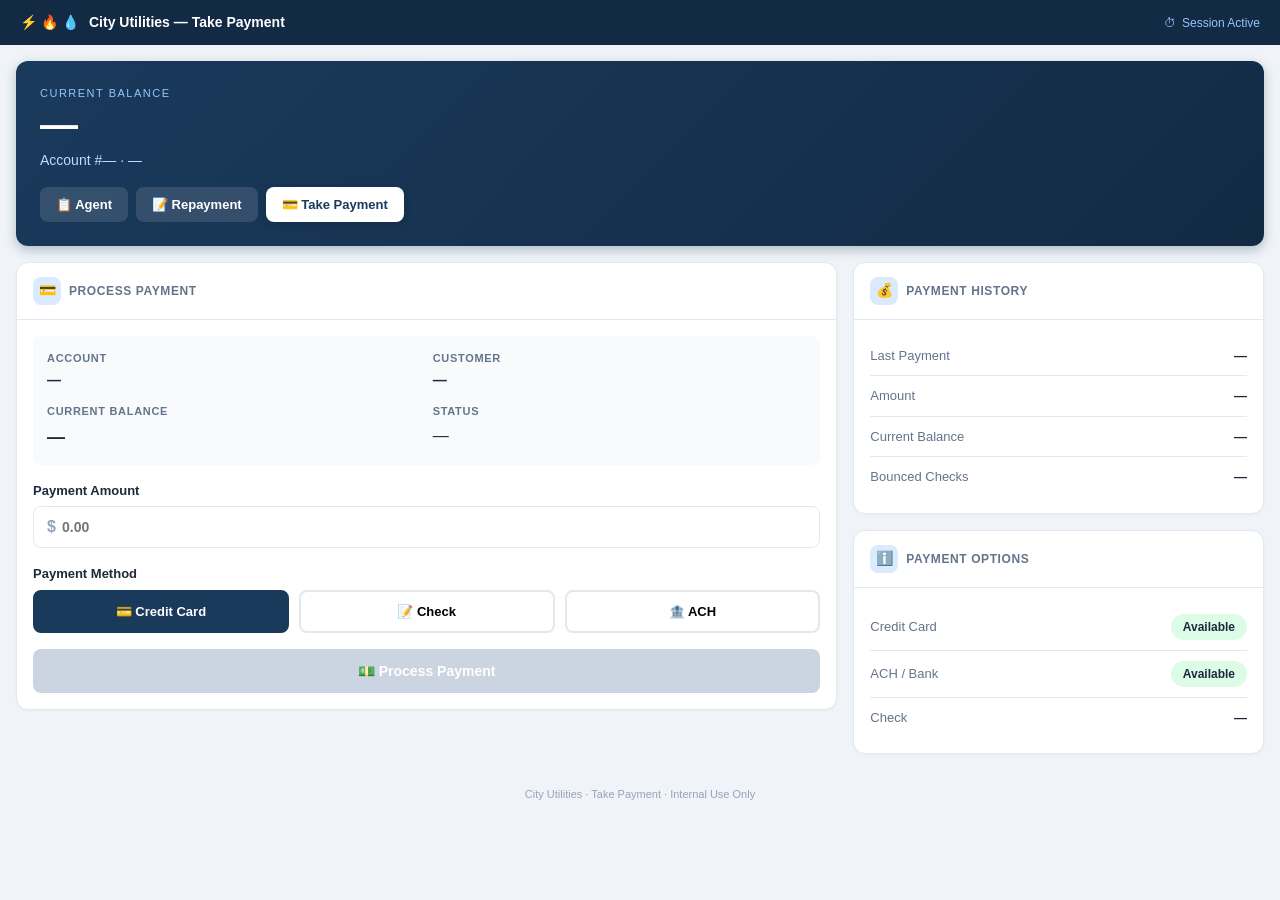
<file: web/take-payment.html>
<!DOCTYPE html>
<html lang="en">
<head>
<meta charset="UTF-8">
<meta name="viewport" content="width=device-width, initial-scale=1.0">
<title>Take Payment — City Utilities</title>
<style>
:root {
  --navy: #1a3a5c;
  --navy-dark: #122a44;
  --navy-light: #2a5a8c;
  --accent: #3b82f6;
  --bg: #f0f4f8;
  --card: #ffffff;
  --text: #1e293b;
  --muted: #64748b;
  --border: #e2e8f0;
  --good: #16a34a;
  --good-bg: #dcfce7;
  --warn: #d97706;
  --warn-bg: #fef3c7;
  --bad: #dc2626;
  --bad-bg: #fee2e2;
  --blue-bg: #dbeafe;
  --blue-text: #1e40af;
}

* { box-sizing: border-box; margin: 0; }

body {
  font-family: -apple-system, BlinkMacSystemFont, 'Segoe UI', Roboto, sans-serif;
  background: var(--bg);
  color: var(--text);
  line-height: 1.5;
}

.topbar {
  background: var(--navy-dark);
  color: #fff;
  padding: 12px 20px;
  display: flex;
  align-items: center;
  justify-content: space-between;
}
.topbar-brand {
  display: flex;
  align-items: center;
  gap: 10px;
  font-weight: 700;
  font-size: 14px;
}
.topbar-icons { display: flex; gap: 4px; }
.topbar-icons span { font-size: 14px; }
.topbar-session { font-size: 12px; color: #93c5fd; display: flex; align-items: center; gap: 6px; }

.wrap { max-width: 1400px; margin: 0 auto; padding: 16px; }

.hero {
  background: linear-gradient(135deg, var(--navy), var(--navy-dark));
  color: #fff;
  border-radius: 12px;
  padding: 24px;
  margin-bottom: 16px;
  box-shadow: 0 4px 12px rgba(26,58,92,0.3);
}
.hero-grid {
  display: flex;
  justify-content: space-between;
  align-items: flex-end;
  flex-wrap: wrap;
  gap: 16px;
}
.hero-label { font-size: 11px; text-transform: uppercase; letter-spacing: 1.5px; color: #93c5fd; margin-bottom: 4px; }
.hero-balance { font-size: 38px; font-weight: 800; letter-spacing: -1px; line-height: 1; margin-bottom: 6px; }
.hero-sub { font-size: 14px; color: #bfdbfe; }

.nav-actions { display: flex; gap: 8px; margin-top: 16px; flex-wrap: wrap; }
.nav-btn {
  display: flex; align-items: center; gap: 6px;
  padding: 10px 16px; border-radius: 8px; border: none;
  font-size: 13px; font-weight: 700; cursor: pointer; transition: all 0.15s;
}
.nav-btn.active { background: #fff; color: var(--navy); box-shadow: 0 2px 8px rgba(0,0,0,0.15); }
.nav-btn:not(.active) { background: rgba(255,255,255,0.12); color: #fff; }
.nav-btn:not(.active):hover { background: rgba(255,255,255,0.22); }

.layout { display: grid; grid-template-columns: 2fr 1fr; gap: 16px; }
.stack > * + * { margin-top: 16px; }

.card { background: var(--card); border: 1px solid var(--border); border-radius: 12px; overflow: hidden; box-shadow: 0 1px 3px rgba(0,0,0,0.04); }
.card-header { padding: 14px 16px; border-bottom: 1px solid var(--border); display: flex; align-items: center; gap: 8px; }
.card-header-icon { width: 28px; height: 28px; border-radius: 8px; background: var(--blue-bg); color: var(--blue-text); display: flex; align-items: center; justify-content: center; font-size: 14px; }
.card-header h3 { font-size: 12px; font-weight: 700; text-transform: uppercase; letter-spacing: 0.6px; color: var(--muted); }
.card-body { padding: 16px; }

.summary-row { display: flex; justify-content: space-between; align-items: center; padding: 10px 0; border-bottom: 1px solid var(--border); font-size: 13px; }
.summary-row:last-child { border: none; }
.summary-row .k { color: var(--muted); }
.summary-row .v { font-weight: 700; color: var(--text); }

.pill { display: inline-block; padding: 4px 12px; border-radius: 999px; font-size: 12px; font-weight: 700; }
.pill-good { background: var(--good-bg); color: var(--good); }
.pill-warn { background: var(--warn-bg); color: var(--warn); }
.pill-bad { background: var(--bad-bg); color: var(--bad); }
.pill-neutral { background: #f1f5f9; color: var(--muted); }

.field-label { font-size: 11px; text-transform: uppercase; letter-spacing: 0.7px; color: var(--muted); font-weight: 600; margin-bottom: 4px; }
.field-value { font-size: 14px; font-weight: 600; color: var(--text); }

/* Payment form */
.form-group { margin-bottom: 16px; }
.form-group label { display: block; font-size: 13px; font-weight: 600; color: var(--text); margin-bottom: 6px; }
.form-input {
  width: 100%; padding: 12px 14px; border: 1px solid var(--border); border-radius: 8px;
  font-size: 14px; font-weight: 600; outline: none; transition: border-color 0.15s;
}
.form-input:focus { border-color: var(--navy); box-shadow: 0 0 0 3px rgba(26,58,92,0.1); }

.method-grid { display: flex; gap: 10px; }
.method-btn {
  flex: 1; padding: 12px; border: 2px solid var(--border); border-radius: 8px;
  background: #fff; font-size: 13px; font-weight: 700; cursor: pointer; text-align: center;
  transition: all 0.15s;
}
.method-btn.selected { border-color: var(--navy); background: var(--navy); color: #fff; }
.method-btn:not(.selected):hover { border-color: #94a3b8; }

.pay-btn {
  width: 100%; padding: 14px; border: none; border-radius: 8px;
  background: var(--navy); color: #fff; font-size: 14px; font-weight: 700;
  cursor: pointer; transition: background 0.15s;
}
.pay-btn:hover { background: var(--navy-dark); }
.pay-btn:disabled { background: #cbd5e1; cursor: not-allowed; }

.success-box { text-align: center; padding: 32px 16px; }
.success-icon { font-size: 48px; margin-bottom: 12px; }
.success-title { font-size: 20px; font-weight: 800; color: var(--good); margin-bottom: 4px; }
.success-detail { font-size: 14px; color: var(--muted); margin-bottom: 6px; }
.success-conf { font-size: 12px; color: #94a3b8; }
.reset-btn {
  margin-top: 20px; padding: 10px 24px; border: 2px solid var(--border); border-radius: 8px;
  background: #fff; font-size: 13px; font-weight: 700; cursor: pointer;
}
.reset-btn:hover { background: #f8fafc; }

.footer { text-align: center; padding: 16px; font-size: 11px; color: #94a3b8; }

@media (max-width: 900px) { .layout { grid-template-columns: 1fr; } }
@media (max-width: 600px) {
  .hero-balance { font-size: 28px; }
  .nav-actions { flex-direction: column; }
  .nav-btn { width: 100%; justify-content: center; }
  .method-grid { flex-direction: column; }
}
</style>
</head>
<body>

<div class="topbar">
  <div class="topbar-brand">
    <div class="topbar-icons"><span>⚡</span><span>🔥</span><span>💧</span></div>
    <span>City Utilities — Take Payment</span>
  </div>
  <div class="topbar-session"><span>⏱</span> Session Active</div>
</div>

<div class="wrap">
  <div class="hero">
    <div class="hero-grid">
      <div>
        <div class="hero-label">Current Balance</div>
        <div class="hero-balance" id="heroBalance">—</div>
        <div class="hero-sub">Account #<span id="heroAcct">—</span> &middot; <span id="heroName">—</span></div>
      </div>
      <div id="heroBadges"></div>
    </div>
    <div class="nav-actions">
      <button class="nav-btn" onclick="goAgent()">📋 Agent</button>
      <button class="nav-btn" onclick="goRepayment()">📝 Repayment</button>
      <button class="nav-btn active">💳 Take Payment</button>
    </div>
  </div>

  <div class="layout">
    <div class="stack">
      <div class="card">
        <div class="card-header">
          <div class="card-header-icon">💳</div>
          <h3>Process Payment</h3>
        </div>
        <div class="card-body" id="paymentForm">
          <div style="background:#f8fafc;border-radius:8px;padding:14px;margin-bottom:16px">
            <div style="display:grid;grid-template-columns:1fr 1fr;gap:12px">
              <div><div class="field-label">Account</div><div class="field-value" id="formAcct">—</div></div>
              <div><div class="field-label">Customer</div><div class="field-value" id="formName">—</div></div>
              <div><div class="field-label">Current Balance</div><div class="field-value" style="font-size:18px" id="formBalance">—</div></div>
              <div><div class="field-label">Status</div><div id="formStatus">—</div></div>
            </div>
          </div>

          <div class="form-group">
            <label>Payment Amount</label>
            <div style="position:relative">
              <span style="position:absolute;left:14px;top:50%;transform:translateY(-50%);color:#94a3b8;font-weight:700">$</span>
              <input type="number" step="0.01" min="0" class="form-input" style="padding-left:28px" id="payAmount" placeholder="0.00">
            </div>
          </div>

          <div class="form-group">
            <label>Payment Method</label>
            <div class="method-grid">
              <button class="method-btn selected" onclick="selectMethod(this,'card')">💳 Credit Card</button>
              <button class="method-btn" onclick="selectMethod(this,'check')">📝 Check</button>
              <button class="method-btn" onclick="selectMethod(this,'ach')">🏦 ACH</button>
            </div>
            <div id="checkWarn" style="display:none;margin-top:8px;padding:8px 12px;background:#fee2e2;border-radius:6px;font-size:12px;font-weight:600;color:#dc2626">
              ⚠️ Check payments unavailable — bounced check(s) on file
            </div>
          </div>

          <button class="pay-btn" id="payBtn" onclick="processPayment()" disabled>💵 Process Payment</button>
        </div>

        <div class="card-body" id="paymentSuccess" style="display:none">
          <div class="success-box">
            <div class="success-icon">✅</div>
            <div class="success-title">Payment Processed</div>
            <div class="success-detail" id="successDetail"></div>
            <div class="success-conf" id="successConf"></div>
            <button class="reset-btn" onclick="resetPayment()">New Payment</button>
          </div>
        </div>
      </div>
    </div>

    <div class="stack">
      <div class="card">
        <div class="card-header">
          <div class="card-header-icon">💰</div>
          <h3>Payment History</h3>
        </div>
        <div class="card-body">
          <div class="summary-row"><span class="k">Last Payment</span><span class="v" id="lastDate">—</span></div>
          <div class="summary-row"><span class="k">Amount</span><span class="v" id="lastAmt">—</span></div>
          <div class="summary-row"><span class="k">Current Balance</span><span class="v" id="sumBal">—</span></div>
          <div class="summary-row"><span class="k">Bounced Checks</span><span class="v" id="bounced">—</span></div>
        </div>
      </div>

      <div class="card">
        <div class="card-header">
          <div class="card-header-icon">ℹ️</div>
          <h3>Payment Options</h3>
        </div>
        <div class="card-body">
          <div class="summary-row"><span class="k">Credit Card</span><span class="v pill pill-good">Available</span></div>
          <div class="summary-row"><span class="k">ACH / Bank</span><span class="v pill pill-good">Available</span></div>
          <div class="summary-row"><span class="k">Check</span><span class="v" id="checkAvail">—</span></div>
        </div>
      </div>
    </div>
  </div>
</div>

<div class="footer">City Utilities &middot; Take Payment &middot; Internal Use Only</div>

<script>
const DATA_URL = "https://raw.githubusercontent.com/astarrett/Demo-Scripts/refs/heads/main/data-actions/Utility-Accounts";
const params = new URLSearchParams(window.location.search);
let selectedMethod = "card";
let bouncedCheck = false;

function accountId() { return params.get("accountNumber") || params.get("key") || ""; }
function goAgent() { window.location.href = "agent-script.html?accountNumber=" + encodeURIComponent(accountId()); }
function goRepayment() { window.location.href = "repayment-script.html?accountNumber=" + encodeURIComponent(accountId()); }

function money(val) {
  const n = parseFloat(String(val || "").replace(/[$,]/g, ""));
  return Number.isFinite(n) ? "$" + n.toLocaleString("en-US", { minimumFractionDigits: 2, maximumFractionDigits: 2 }) : "—";
}
function set(id, val) { const el = document.getElementById(id); if (el) el.textContent = (val != null && String(val) !== "") ? String(val) : "—"; }
function titleStatus(val) { return { pastDue: "Past Due", finalNotice: "Final Notice", active: "Active", disconnected: "Disconnected" }[val] || val || "—"; }
function statusPill(val) {
  const s = String(val || "").toLowerCase();
  if (s === "active") return '<span class="pill pill-good">Active</span>';
  if (s.includes("past")) return '<span class="pill pill-warn">Past Due</span>';
  if (s.includes("final")) return '<span class="pill pill-bad">Final Notice</span>';
  if (s === "disconnected") return '<span class="pill pill-neutral">Disconnected</span>';
  return '<span class="pill pill-neutral">' + (val || "—") + '</span>';
}

function selectMethod(btn, method) {
  selectedMethod = method;
  document.querySelectorAll(".method-btn").forEach(b => b.classList.remove("selected"));
  btn.classList.add("selected");
  document.getElementById("checkWarn").style.display = (method === "check" && bouncedCheck) ? "" : "none";
  updatePayBtn();
}

function updatePayBtn() {
  const amt = parseFloat(document.getElementById("payAmount").value);
  const blocked = selectedMethod === "check" && bouncedCheck;
  document.getElementById("payBtn").disabled = !(amt > 0) || blocked;
}

function processPayment() {
  const amt = parseFloat(document.getElementById("payAmount").value).toFixed(2);
  const methods = { card: "Credit Card", check: "Check", ach: "ACH" };
  document.getElementById("successDetail").textContent = "$" + amt + " via " + methods[selectedMethod];
  document.getElementById("successConf").textContent = "Confirmation: CU-" + Date.now().toString().slice(-8);
  document.getElementById("paymentForm").style.display = "none";
  document.getElementById("paymentSuccess").style.display = "";
}

function resetPayment() {
  document.getElementById("payAmount").value = "";
  document.getElementById("paymentForm").style.display = "";
  document.getElementById("paymentSuccess").style.display = "none";
  updatePayBtn();
}

async function load() {
  const id = accountId();
  if (!id) return;
  document.getElementById("payAmount").addEventListener("input", updatePayBtn);

  try {
    const res = await fetch(DATA_URL, { cache: "no-store" });
    const data = await res.json();
    const r = data[id];
    if (!r) { set("heroAcct", id); set("heroName", "Not found"); return; }

    set("heroAcct", r.key || id);
    set("heroName", r.customerName);
    document.getElementById("heroBalance").textContent = money(r.currentBalance);
    document.getElementById("heroBadges").innerHTML = statusPill(r.accountStatus);

    set("formAcct", r.key || id);
    set("formName", r.customerName);
    set("formBalance", money(r.currentBalance));
    document.getElementById("formStatus").innerHTML = statusPill(r.accountStatus);

    set("lastDate", r.lastPaymentDate);
    set("lastAmt", money(r.lastPaymentAmount));
    set("sumBal", money(r.currentBalance));
    set("bounced", r.bouncedCheckCountLast6Months || "0");

    bouncedCheck = String(r.bouncedCheckLast6Month).toLowerCase() === "true" || parseInt(r.bouncedCheckCountLast6Months) > 0;
    document.getElementById("checkAvail").innerHTML = bouncedCheck
      ? '<span class="pill pill-bad">Unavailable</span>'
      : '<span class="pill pill-good">Available</span>';
  } catch (e) {
    console.error(e);
    set("heroAcct", id);
    set("heroName", "Error loading");
  }
}
load();
</script>
<script defer src="https://static.cloudflareinsights.com/beacon.min.js/v833ccba57c9e4d2798f2e76cebdd09a11778172276447" integrity="sha512-57MDmcccJXYtNnH+ZiBwzC4jb2rvgVCEokYN+L/nLlmO8rfYT/gIpW2A569iJ/3b+0UEasghjuZH/ma3wIs/EQ==" data-cf-beacon='{"version":"2024.11.0","token":"f0f03d0605bf45f1a3b17cf7d5e6861f","server_timing":{"name":{"cfCacheStatus":true,"cfEdge":true,"cfExtPri":true,"cfL4":true,"cfOrigin":true,"cfSpeedBrain":true},"location_startswith":null}}' crossorigin="anonymous"></script>
</body>
</html>
</file>
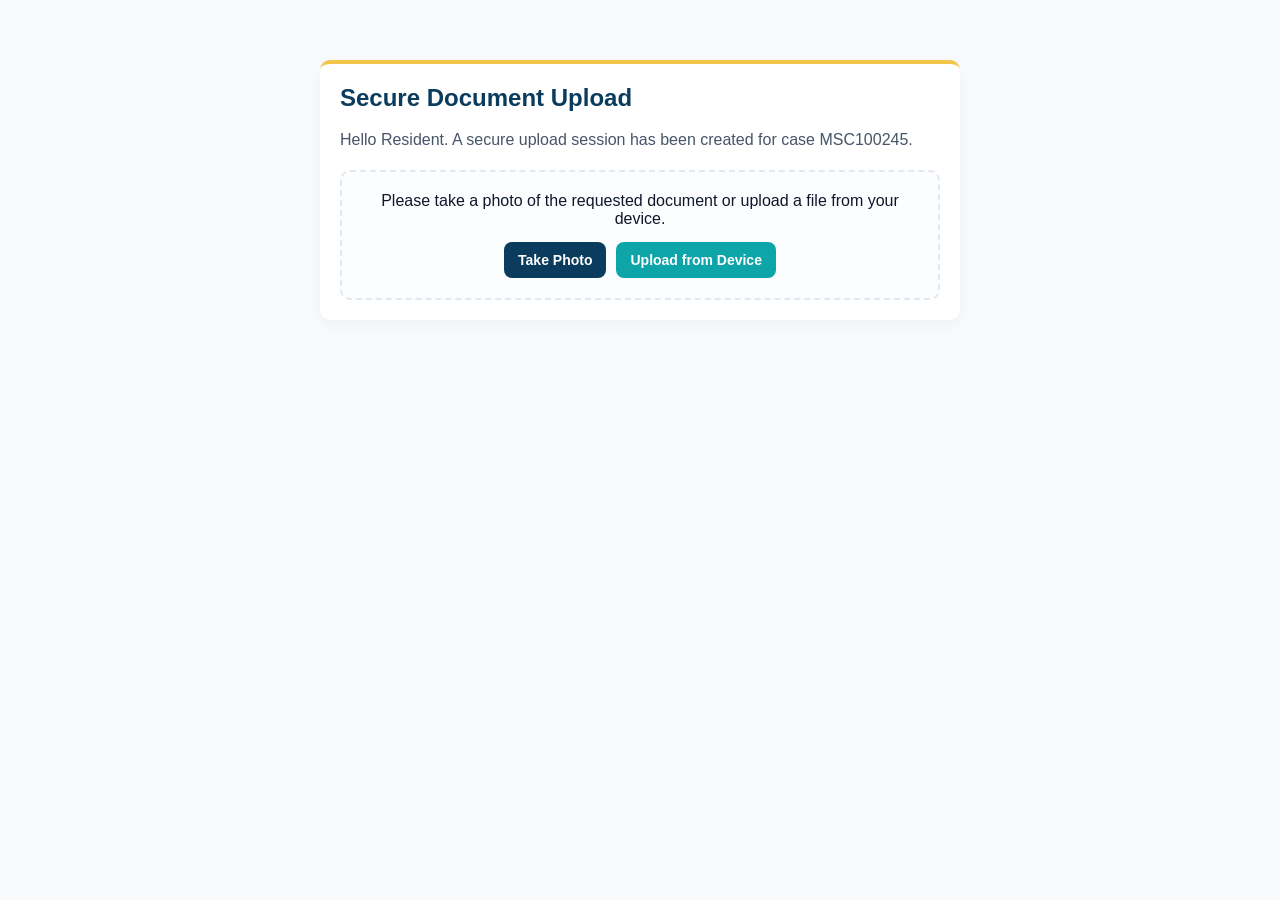
<file: web/upload_app.html>
<!doctype html>
<html lang="en">
<head>
  <meta charset="utf-8" />
  <meta name="viewport" content="width=device-width,initial-scale=1" />
  <title>Secure Document Upload - Mississippi Medicaid</title>
  <style>
    :root {
      --navy: #0B3C5D;
      --gold: #F2C649;
      --bg: #f8fafc;
      --muted: #64748b;
      --teal: #0ea5a9;
      --green: #15803d;
    }

    * {
      box-sizing: border-box;
    }

    body {
      font-family: "Segoe UI", Arial, sans-serif;
      margin: 0;
      background: var(--bg);
      color: #0f172a;
    }

    .wrap {
      max-width: 680px;
      margin: 40px auto;
      padding: 20px;
    }

    .card {
      background: #fff;
      border-radius: 10px;
      padding: 20px;
      box-shadow: 0 6px 18px rgba(8, 15, 25, 0.04);
      border-top: 4px solid var(--gold);
    }

    h1 {
      margin: 0 0 10px 0;
      color: var(--navy);
      font-size: 24px;
    }

    p {
      color: #475569;
      line-height: 1.5;
    }

    .muted {
      color: var(--muted);
      font-size: 13px;
    }

    .upload-box {
      border: 2px dashed #e2e8f0;
      padding: 20px;
      border-radius: 10px;
      margin-top: 18px;
      text-align: center;
      background: #fcfdff;
    }

    .btn-row {
      display: flex;
      justify-content: center;
      gap: 10px;
      flex-wrap: wrap;
      margin-top: 14px;
    }

    .btn {
      background: var(--navy);
      color: #fff;
      padding: 10px 14px;
      border-radius: 8px;
      border: none;
      cursor: pointer;
      font-weight: 700;
      font-size: 14px;
    }

    .btn.alt {
      background: var(--teal);
    }

    .btn:disabled {
      opacity: 0.65;
      cursor: default;
    }

    .file-area {
      margin-top: 16px;
      display: none;
      text-align: left;
      max-width: 420px;
      margin-left: auto;
      margin-right: auto;
    }

    .file-label {
      font-size: 14px;
      color: #334155;
      margin-bottom: 8px;
    }

    .progress {
      height: 12px;
      background: #e6eef9;
      border-radius: 999px;
      overflow: hidden;
    }

    .progress-bar {
      height: 100%;
      width: 0%;
      background: linear-gradient(90deg, #60a5fa, #0ea5a9);
      transition: width 200ms ease;
    }

    .done {
      margin-top: 16px;
      display: none;
      text-align: center;
    }

    .done-title {
      font-weight: 800;
      color: var(--green);
      font-size: 18px;
    }

    .done-subtitle {
      color: #475569;
      margin-top: 8px;
    }
  </style>
</head>
<body>
  <div class="wrap">
    <div class="card">
      <h1>Secure Document Upload</h1>
      <p id="welcomeTxt">Preparing secure session...</p>

      <div class="upload-box">
        <div id="instructions">Please take a photo of the requested document or upload a file from your device.</div>

        <div class="btn-row">
          <button class="btn" id="takePhoto">Take Photo</button>
          <button class="btn alt" id="chooseFile">Upload from Device</button>
        </div>

        <div id="fileArea" class="file-area">
          <div class="file-label">Selected file: <span id="fileName">residency_card.jpg</span></div>
          <div class="progress">
            <div id="bar" class="progress-bar"></div>
          </div>
          <div style="margin-top: 12px; text-align:center;">
            <button class="btn" id="uploadBtn">Upload</button>
          </div>
        </div>

        <div id="done" class="done">
          <div class="done-title">Upload complete</div>
          <div class="done-subtitle">Your document has been received and attached to your case.</div>
        </div>
      </div>
    </div>
  </div>

  <script>
    const params = new URLSearchParams(window.location.search);
    const citizen = params.get("name") || "Resident";
    const citizenKey = params.get("citizenKey") || "MSC100245";
    const uploadFlagKey = "ms_uploaded_" + citizenKey;

    const welcomeTxt = document.getElementById("welcomeTxt");
    const takePhoto = document.getElementById("takePhoto");
    const chooseFile = document.getElementById("chooseFile");
    const fileArea = document.getElementById("fileArea");
    const fileName = document.getElementById("fileName");
    const uploadBtn = document.getElementById("uploadBtn");
    const bar = document.getElementById("bar");
    const done = document.getElementById("done");

    welcomeTxt.innerText = "Hello " + citizen + ". A secure upload session has been created for case " + citizenKey + ".";

    takePhoto.addEventListener("click", () => {
      fileName.textContent = "residency_card.jpg";
      fileArea.style.display = "block";
      done.style.display = "none";
      bar.style.width = "0%";
    });

    chooseFile.addEventListener("click", () => {
      fileName.textContent = "residency_verification.pdf";
      fileArea.style.display = "block";
      done.style.display = "none";
      bar.style.width = "0%";
    });

    uploadBtn.addEventListener("click", () => {
      uploadBtn.disabled = true;
      takePhoto.disabled = true;
      chooseFile.disabled = true;

      let progress = 0;

      const timer = setInterval(() => {
        progress += Math.random() * 18 + 10;
        if (progress >= 100) progress = 100;
        bar.style.width = progress + "%";

        if (progress >= 100) {
          clearInterval(timer);
          done.style.display = "block";
          localStorage.setItem(uploadFlagKey, "received");
        }
      }, 350);
    });
  </script>
</body>
</html>
</file>
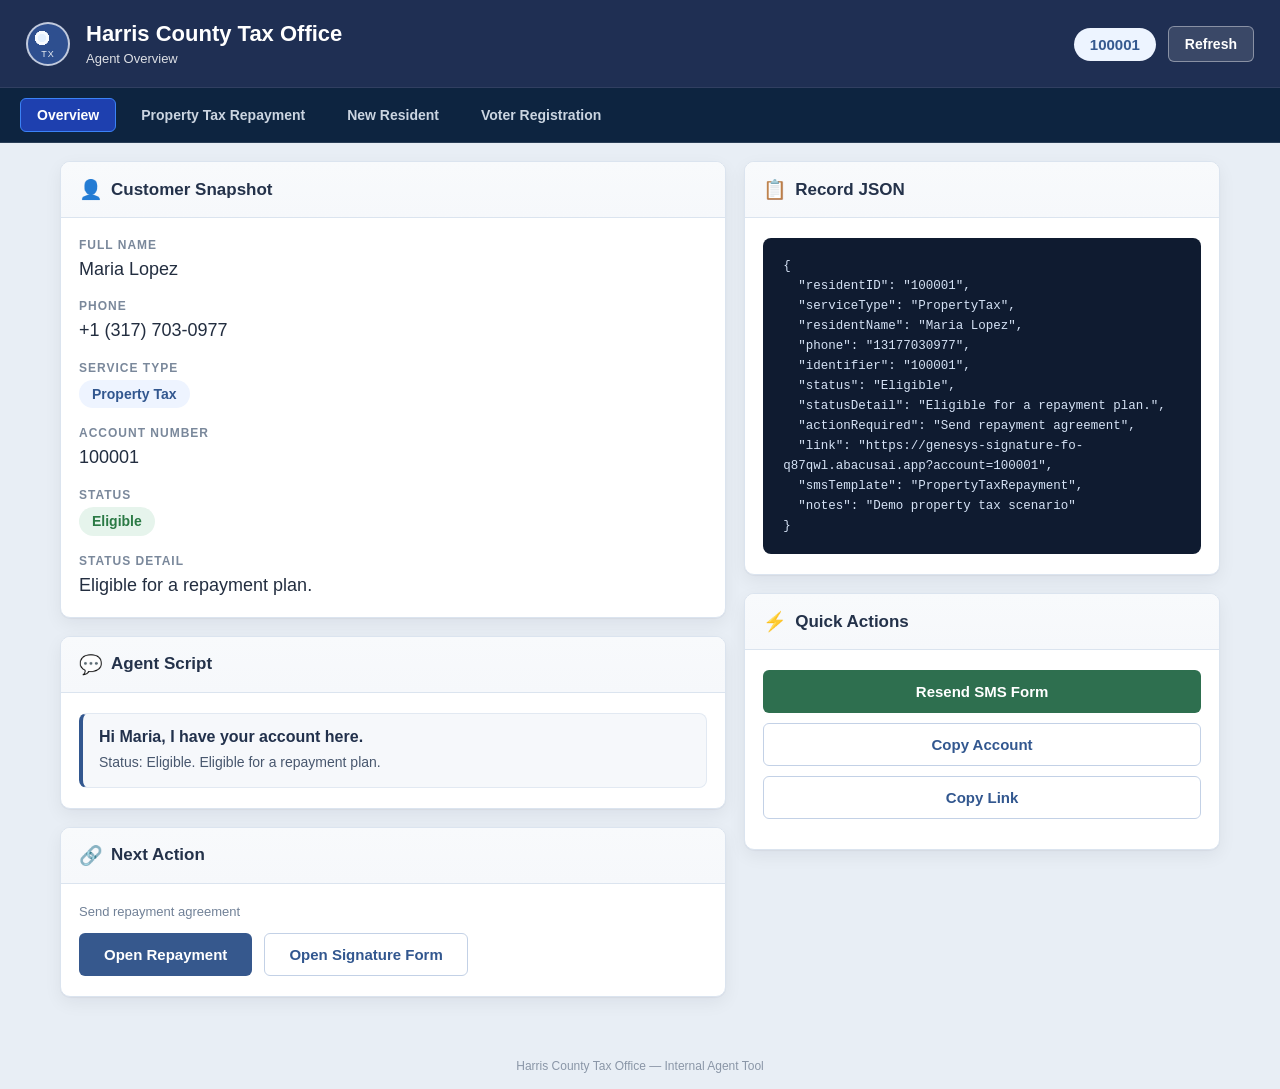
<file: web/Harris-County/overview.html>
<!doctype html>
<html lang="en">
<head>
  <meta charset="utf-8" />
  <meta name="viewport" content="width=device-width, initial-scale=1" />
  <title>Harris County Tax Office - Agent Overview</title>
  <style>
    :root {
      --navy: #1f2f53; --page: #e8eef5; --card: #ffffff; --line: #dbe4ef;
      --text: #24324a; --muted: #718197; --green: #2b7a45; --blue: #32578f;
      --blue-bg: #eef4ff; --gold: #c78a1e; --amber:#b06f12; --red:#b3261e;
      --shadow: 0 1px 1px rgba(16,24,40,.04), 0 6px 18px rgba(16,24,40,.06);
      --radius: 10px;
    }
    * { box-sizing: border-box; }
    html, body { margin: 0; padding: 0; }
    body { font-family: -apple-system, BlinkMacSystemFont, "Segoe UI", Roboto, Helvetica, Arial, sans-serif; background: var(--page); color: var(--text); }
    .topbar { background: var(--navy); color:#fff; min-height: 88px; display:flex; align-items:center; padding: 0 26px; box-shadow: inset 0 -1px 0 rgba(255,255,255,.08); }
    .brand { display:flex; align-items:center; gap:16px; min-width:0; }
    .seal { width:44px; height:44px; border-radius:999px; flex:0 0 auto; background: radial-gradient(circle at 35% 35%, #e3f0ff 0 11%, #f7fbff 12% 19%, #2e4f8f 20% 100%); border:2px solid rgba(255,255,255,.7); position:relative; overflow:hidden; }
    .seal::before { content:"TX"; position:absolute; bottom:5px; left:0; right:0; text-align:center; font-size:9px; letter-spacing:1px; opacity:.9; }
    .brand h1 { font-size:22px; line-height:1.1; margin:0; font-weight:700; }
    .brand .sub { margin-top:5px; font-size:13px; color: rgba(255,255,255,.85); }
    .chips { margin-left:auto; display:flex; gap:12px; align-items:center; }
    .chip { background:#edf4ff; color:#35598f; border-radius:999px; padding:9px 16px; font-weight:700; font-size:15px; line-height:1; white-space:nowrap; }
    .btn-refresh { background: rgba(255,255,255,.12); color:#fff; border:1px solid rgba(255,255,255,.4); border-radius:6px; padding:9px 16px; font-size:14px; font-weight:600; cursor:pointer; }
    .btn-refresh:hover { background: rgba(255,255,255,.2); }
    .page { width:min(1160px, calc(100vw - 40px)); margin:18px auto 0; padding-bottom:28px; }
    .cols { display:grid; grid-template-columns: 1.4fr 1fr; gap:18px; align-items:start; }
    .card { background:var(--card); border:1px solid var(--line); border-radius:var(--radius); box-shadow:var(--shadow); overflow:hidden; margin-bottom:18px; }
    .card-header { min-height:56px; padding:13px 18px; display:flex; align-items:center; gap:10px; border-bottom:1px solid var(--line); background:linear-gradient(#f8fafc,#f6f8fb); font-size:17px; font-weight:700; }
    .card-body { padding:20px 18px; }
    .icon { font-size:19px; width:22px; text-align:center; opacity:.95; }
    .field-label { font-size:12px; font-weight:800; letter-spacing:1px; color:#7a889b; text-transform:uppercase; margin-bottom:5px; }
    .field-value { font-size:18px; line-height:1.35; color:#232e40; margin-bottom:18px; }
    .field-value:last-child { margin-bottom:0; }
    .badge { display:inline-block; padding:5px 13px; border-radius:999px; font-size:14px; font-weight:700; }
    .badge.svc { background:var(--blue-bg); color:var(--blue); }
    .badge.green { background:#e6f4ec; color:var(--green); }
    .badge.amber { background:#fbf0dd; color:var(--amber); }
    .badge.blue { background:var(--blue-bg); color:var(--blue); }
    .btnrow { display:flex; gap:12px; flex-wrap:wrap; margin-top:4px; }
    .btn { appearance:none; border:1px solid transparent; border-radius:6px; padding:12px 24px; font-size:15px; font-weight:700; color:#fff; background:#36588d; cursor:pointer; text-decoration:none; display:inline-block; }
    .btn.green { background:#2e6f4f; }
    .btn.ghost { background:#fff; color:#32578f; border-color:#c3d1e6; }
    .btn.block { display:block; width:100%; text-align:center; margin-bottom:10px; }
    .helper { color:var(--muted); font-size:13px; margin:0 0 14px; }
    .snapshot { background:#0f1b30; color:#d5e2f5; border-radius:8px; padding:18px 20px; font-family: ui-monospace, SFMono-Regular, Menlo, Consolas, monospace; font-size:12.5px; line-height:1.6; white-space:pre-wrap; word-break:break-word; }
    .script-box { background:#f6f8fb; border:1px solid #e2e9f2; border-left:4px solid var(--blue); border-radius:8px; padding:14px 16px; }
    .script-box .lead { font-size:16px; font-weight:700; color:#22314c; margin-bottom:6px; }
    .script-box .detail { font-size:14px; color:#48576e; line-height:1.5; }
    .footer { text-align:center; color:#8a96a7; font-size:12px; padding:16px 0; }
    @media (max-width: 900px){ .cols{ grid-template-columns:1fr; } .chips .chip{ display:none; } }
  .navbar{display:flex;gap:8px;background:#0d2440;padding:10px 20px;border-bottom:1px solid rgba(255,255,255,.12);flex-wrap:wrap}
  .navbar a{color:#cbd5e1;text-decoration:none;padding:8px 16px;border-radius:6px;font-size:14px;font-weight:600;border:1px solid transparent;transition:background .15s}
  .navbar a:hover{background:rgba(255,255,255,.12);color:#fff}
  .navbar a.active{background:#1e40af;color:#fff;border-color:#3b82f6}
  </style>
</head>
<body>
  <header class="topbar">
    <div class="brand">
      <div class="seal" aria-hidden="true"></div>
      <div>
        <h1>Harris County Tax Office</h1>
        <div class="sub">Agent Overview</div>
      </div>
    </div>
    <div class="chips">
      <div class="chip" id="residentIdChip">100001</div>
      <button class="btn-refresh" id="refreshBtn" type="button">Refresh</button>
    </div>
  </header>

  <nav class="navbar" id="navbar">
    <a href="overview.html" data-page="overview">Overview</a>
    <a href="repayment.html" data-page="repayment">Property Tax Repayment</a>
    <a href="registration.html" data-page="registration">New Resident</a>
    <a href="voter-registration.html" data-page="voter">Voter Registration</a>
  </nav>

  <main class="page">
    <div class="cols">
      <!-- LEFT COLUMN -->
      <div>
        <section class="card">
          <div class="card-header"><span class="icon">&#128100;</span>Customer Snapshot</div>
          <div class="card-body">
            <div class="field-label">Full Name</div>
            <div class="field-value" id="residentName">Maria Lopez</div>
            <div class="field-label">Phone</div>
            <div class="field-value" id="phone">+1 (317) 703-0977</div>
            <div class="field-label">Service Type</div>
            <div class="field-value"><span class="badge svc" id="serviceType">Property Tax</span></div>
            <div class="field-label" id="identifierLabel">Account Number</div>
            <div class="field-value" id="identifier">100001</div>
            <div class="field-label">Status</div>
            <div class="field-value"><span class="badge green" id="status">Eligible</span></div>
            <div class="field-label">Status Detail</div>
            <div class="field-value" id="statusDetail">Eligible for a repayment plan.</div>
          </div>
        </section>

        <section class="card">
          <div class="card-header"><span class="icon">&#128172;</span>Agent Script</div>
          <div class="card-body">
            <div class="script-box">
              <div class="lead" id="scriptLead">Hi Maria, I have your account here.</div>
              <div class="detail" id="scriptDetail">Status: Eligible. Eligible for a repayment plan.</div>
            </div>
          </div>
        </section>

        <section class="card">
          <div class="card-header"><span class="icon">&#128279;</span>Next Action</div>
          <div class="card-body">
            <p class="helper" id="actionRequired">Send repayment agreement</p>
            <div class="btnrow" id="actionButtons"></div>
          </div>
        </section>
      </div>

      <!-- RIGHT COLUMN -->
      <div>
        <section class="card">
          <div class="card-header"><span class="icon">&#128203;</span>Record JSON</div>
          <div class="card-body">
            <div class="snapshot" id="snapshot">{}</div>
          </div>
        </section>

        <section class="card">
          <div class="card-header"><span class="icon">&#9889;</span>Quick Actions</div>
          <div class="card-body">
            <button class="btn block green" type="button" id="qaResendSms">Resend SMS Form</button>
            <button class="btn block ghost" type="button" id="qaCopyAccount">Copy Account</button>
            <button class="btn block ghost" type="button" id="qaCopyLink">Copy Link</button>
            <div class="banner-slot" id="qaMsg" style="display:none; margin-top:10px; padding:9px 13px; border-radius:8px; background:#e6f4ec; color:#1f6b41; font-weight:700; font-size:13px;"></div>
          </div>
        </section>
      </div>
    </div>
  </main>
  <div class="footer">Harris County Tax Office &mdash; Internal Agent Tool</div>

  <script>
    /* ---------- Embedded demo dataset (Andy-HCTax2 simplified) ---------- */
    const HC_DATA = {
      "100001": {residentID:"100001", serviceType:"PropertyTax", residentName:"Maria Lopez", phone:"13177030977", identifier:"100001", status:"Eligible", statusDetail:"Eligible for a repayment plan.", actionRequired:"Send repayment agreement", link:"https://genesys-signature-fo-q87qwl.abacusai.app?account=100001", smsTemplate:"PropertyTaxRepayment", notes:"Demo property tax scenario"},
      "100002": {residentID:"100002", serviceType:"NewResident", residentName:"Priya Nair", phone:"13177030977", identifier:"NR-202601", status:"Pending Verification", statusDetail:"Awaiting Welcome Package Code verification.", actionRequired:"Verify Welcome Package Code", link:"https://hctaxregistration.abacusai.app/?accountNumber=100002", smsTemplate:"NewResidentRegistration", notes:"Demo new resident scenario"},
      "100003": {residentID:"100003", serviceType:"VoterRegistration", residentName:"James Carter", phone:"13177030977", identifier:"HarrisVotes", status:"Ready", statusDetail:"Provide voter registration information.", actionRequired:"Send voter registration link", link:"https://www.harrisvotes.com", smsTemplate:"VoterRegistration", notes:"Demo voter registration scenario"}
    };

    const COLUMNS = ["residentID","serviceType","residentName","phone","identifier","status","statusDetail","actionRequired","link","smsTemplate","notes"];
    const params = new URLSearchParams(window.location.search);
    const ALIASES = { residentID: ["accountNumber","account","key","id"] };
    const get = (k) => {
      let v = params.get(k);
      if ((!v || !v.trim()) && ALIASES[k]) { for (const a of ALIASES[k]) { const av = params.get(a); if (av && av.trim()) { v = av; break; } } }
      return v && v.trim() ? v.trim() : null;
    };
    /* Resolve base record from residentID (falls back to first demo record) */
    function resolveRecord() {
      const q = get("residentID");
      if (q) return HC_DATA[q] ? {...HC_DATA[q]} : { residentID: q };
      return {...HC_DATA["100001"]};
    }
    const rec = resolveRecord();
    /* URL params override embedded values */
    const val = (f, fb="") => { const p = get(f); if (p !== null) return p; return (rec[f] !== undefined && rec[f] !== "") ? rec[f] : fb; };

    const fmtPhone = (p) => { if (!p) return "\u2014"; const d = String(p).replace(/\D/g,""); if (d.length===11 && d[0]==="1") return `+1 (${d.slice(1,4)}) ${d.slice(4,7)}-${d.slice(7)}`; if (d.length===10) return `+1 (${d.slice(0,3)}) ${d.slice(3,6)}-${d.slice(6)}`; return p; };
    const dash = (v) => (v===null||v===undefined||v==="") ? "\u2014" : v;
    const set = (id,v) => { const el=document.getElementById(id); if(el) el.textContent=v; };
    const prettyService = (s) => ({PropertyTax:"Property Tax", NewResident:"New Resident", VoterRegistration:"Voter Registration"}[s] || s || "\u2014");

    const residentID = val("residentID");
    const serviceType = val("serviceType");
    const residentName = val("residentName");
    const link = val("link");

    set("residentIdChip", dash(residentID));
    set("residentName", dash(residentName));
    set("phone", fmtPhone(val("phone")));
    set("serviceType", prettyService(serviceType));
    set("identifier", dash(val("identifier")));
    set("statusDetail", dash(val("statusDetail")));
    set("actionRequired", dash(val("actionRequired")));

    /* identifier label varies by service type */
    set("identifierLabel", serviceType === "NewResident" ? "Welcome Package Code" : (serviceType === "VoterRegistration" ? "Reference" : "Account Number"));

    /* status badge colouring */
    const statusEl = document.getElementById("status");
    const status = val("status");
    statusEl.textContent = dash(status);
    const sLow = String(status).toLowerCase();
    statusEl.className = "badge " + (sLow.includes("eligible")||sLow.includes("ready")||sLow.includes("verified") ? "green" : (sLow.includes("pending")||sLow.includes("await") ? "amber" : "blue"));

    /* Agent script */
    const firstName = String(residentName||"").split(" ")[0] || "there";
    set("scriptLead", `Hi ${firstName}, I have your account here.`);
    set("scriptDetail", `Status: ${dash(status)}. ${dash(val("statusDetail"))}`);

    /* Build a forwarding query string carrying every known column */
    function ctxParams() {
      const fwd = new URLSearchParams();
      COLUMNS.forEach(c => { const v = val(c); if (v !== "" && v !== null && v !== undefined) fwd.set(c, v); });
      if (!fwd.get("accountNumber") && residentID) fwd.set("accountNumber", residentID);
      return fwd.toString();
    }
    const ctx = ctxParams();

    /* Action buttons depend on serviceType */
    const btnWrap = document.getElementById("actionButtons");
    function addBtn(label, href, cls) {
      const a = document.createElement("a");
      a.className = "btn " + (cls||"");
      a.textContent = label;
      a.href = href;
      if (/^https?:/i.test(href)) { a.target = "_blank"; a.rel = "noopener"; }
      btnWrap.appendChild(a);
    }
    if (serviceType === "PropertyTax") {
      addBtn("Open Repayment", "HarrisCountyRepayment.html?" + ctx, "");
      if (link) addBtn("Open Signature Form", link, "ghost");
    } else if (serviceType === "NewResident") {
      addBtn("Open Registration", "HarrisCountyRegistration.html?" + ctx, "green");
      if (link) addBtn("Open Registration Form", link, "ghost");
    } else if (serviceType === "VoterRegistration") {
      if (link) addBtn("Open Voter Link", link, "");
      addBtn("Send Voter Registration Link", link || "#", "ghost");
    } else {
      if (link) addBtn("Open Link", link, "");
    }

    /* Record JSON */
    const snap = {};
    COLUMNS.forEach(c => { snap[c] = val(c); });
    document.getElementById("snapshot").textContent = JSON.stringify(snap, null, 2);

    /* Quick actions */
    const qaMsg = document.getElementById("qaMsg");
    const flash = (msg) => { qaMsg.textContent = msg; qaMsg.style.display="block"; setTimeout(()=>{qaMsg.style.display="none";}, 2600); };
    const copy = (txt, msg) => { navigator.clipboard && navigator.clipboard.writeText(txt).then(()=>flash(msg), ()=>flash(msg)); if(!navigator.clipboard) flash(msg); };
    document.getElementById("qaResendSms").addEventListener("click", () => flash(`SMS form (${dash(val("smsTemplate"))}) re-sent to ${fmtPhone(val("phone"))}.`));
    document.getElementById("qaCopyAccount").addEventListener("click", () => copy(String(residentID||""), "Account number copied."));
    document.getElementById("qaCopyLink").addEventListener("click", () => copy(String(link||""), "Link copied."));
    document.getElementById("refreshBtn").addEventListener("click", () => location.reload());
  </script>

  <script>
    (function(){
      var qs = window.location.search || "";
      var current = "overview";
      var links = document.querySelectorAll("#navbar a");
      for (var i=0;i<links.length;i++){
        links[i].setAttribute("href", links[i].getAttribute("href") + qs);
        if (links[i].getAttribute("data-page") === current) links[i].classList.add("active");
      }
    })();
  </script>
</body>
</html>
</file>
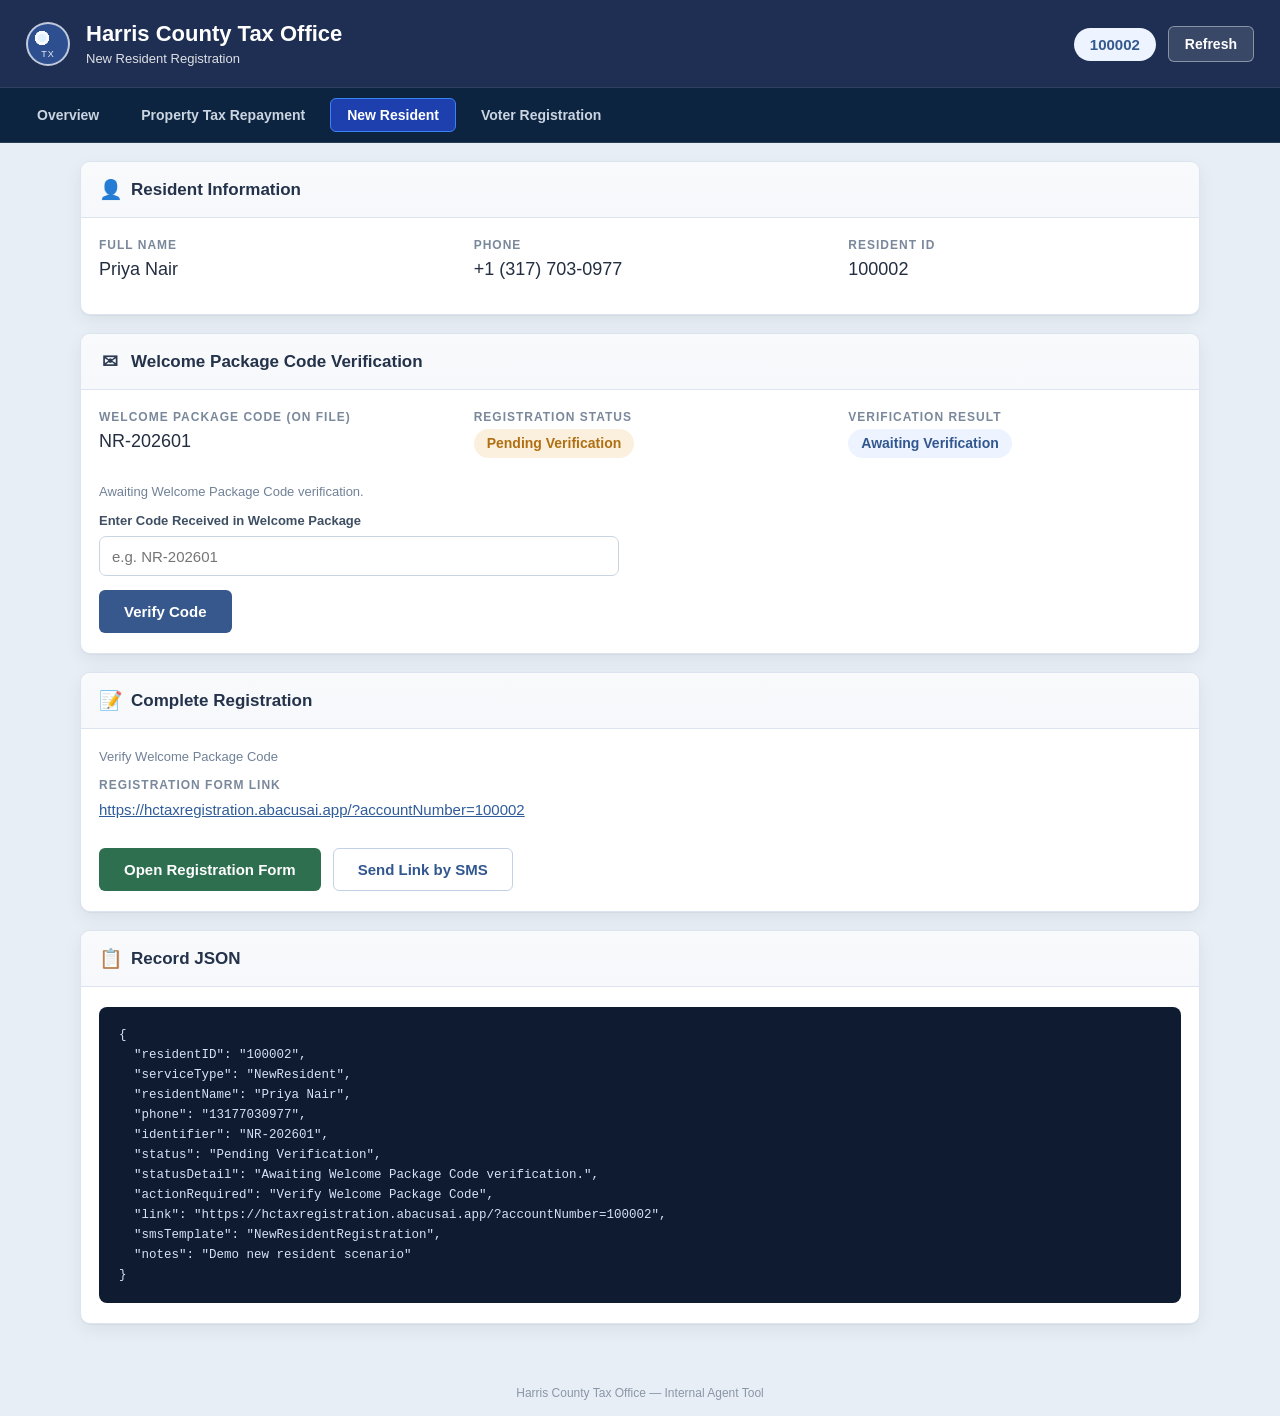
<file: web/Harris-County/registration.html>
<!doctype html>
<html lang="en">
<head>
  <meta charset="utf-8" />
  <meta name="viewport" content="width=device-width, initial-scale=1" />
  <title>Harris County Tax Office - New Resident Registration</title>
  <style>
    :root {
      --navy:#1f2f53; --page:#e8eef5; --card:#fff; --line:#dbe4ef; --text:#24324a;
      --muted:#718197; --green:#2b7a45; --blue:#32578f; --blue-bg:#eef4ff; --gold:#c78a1e; --amber:#b06f12; --red:#b3261e;
      --shadow:0 1px 1px rgba(16,24,40,.04), 0 6px 18px rgba(16,24,40,.06); --radius:10px;
    }
    * { box-sizing:border-box; } html,body { margin:0; padding:0; }
    body { font-family:-apple-system,BlinkMacSystemFont,"Segoe UI",Roboto,Helvetica,Arial,sans-serif; background:var(--page); color:var(--text); }
    .topbar { background:var(--navy); color:#fff; min-height:88px; display:flex; align-items:center; padding:0 26px; box-shadow:inset 0 -1px 0 rgba(255,255,255,.08); }
    .brand { display:flex; align-items:center; gap:16px; min-width:0; }
    .seal { width:44px; height:44px; border-radius:999px; flex:0 0 auto; background:radial-gradient(circle at 35% 35%, #e3f0ff 0 11%, #f7fbff 12% 19%, #2e4f8f 20% 100%); border:2px solid rgba(255,255,255,.7); position:relative; overflow:hidden; }
    .seal::before { content:"TX"; position:absolute; bottom:5px; left:0; right:0; text-align:center; font-size:9px; letter-spacing:1px; opacity:.9; }
    .brand h1 { font-size:22px; line-height:1.1; margin:0; font-weight:700; }
    .brand .sub { margin-top:5px; font-size:13px; color:rgba(255,255,255,.85); }
    .chips { margin-left:auto; display:flex; gap:12px; align-items:center; }
    .chip { background:#edf4ff; color:#35598f; border-radius:999px; padding:9px 16px; font-weight:700; font-size:15px; line-height:1; white-space:nowrap; }
    .btn-refresh { background:rgba(255,255,255,.12); color:#fff; border:1px solid rgba(255,255,255,.4); border-radius:6px; padding:9px 16px; font-size:14px; font-weight:600; cursor:pointer; }
    .btn-refresh:hover { background:rgba(255,255,255,.2); }
    .page { width:min(1120px, calc(100vw - 40px)); margin:18px auto 0; padding-bottom:28px; }
    .card { background:var(--card); border:1px solid var(--line); border-radius:var(--radius); box-shadow:var(--shadow); overflow:hidden; margin-bottom:18px; }
    .card-header { min-height:56px; padding:13px 18px; display:flex; align-items:center; gap:10px; border-bottom:1px solid var(--line); background:linear-gradient(#f8fafc,#f6f8fb); font-size:17px; font-weight:700; }
    .card-body { padding:20px 18px; }
    .icon { font-size:19px; width:22px; text-align:center; opacity:.95; }
    .grid3 { display:grid; grid-template-columns:repeat(3, minmax(0,1fr)); gap:22px 42px; }
    .field-label { font-size:12px; font-weight:800; letter-spacing:1px; color:#7a889b; text-transform:uppercase; margin-bottom:5px; }
    .field-value { font-size:18px; line-height:1.35; color:#232e40; }
    .field-value.small { font-size:15px; }
    .badge { display:inline-block; padding:5px 13px; border-radius:999px; font-size:14px; font-weight:700; }
    .badge.green { background:#e6f4ec; color:var(--green); }
    .badge.amber { background:#fbf0dd; color:var(--amber); }
    .badge.blue { background:var(--blue-bg); color:var(--blue); }
    .field-group { min-height:56px; }
    .helper { color:var(--muted); font-size:13px; margin:0 0 14px; }
    .control { display:flex; flex-direction:column; gap:8px; max-width:520px; }
    .control label { font-size:13px; font-weight:700; color:#3f4f63; }
    .input { height:40px; border:1px solid #c9d4e1; border-radius:7px; padding:0 12px; font-size:15px; color:#1f2937; background:#fff; }
    .btnrow { display:flex; gap:12px; flex-wrap:wrap; margin-top:14px; }
    .btn { appearance:none; border:1px solid transparent; border-radius:6px; padding:12px 24px; font-size:15px; font-weight:700; color:#fff; background:#36588d; cursor:pointer; text-decoration:none; display:inline-block; }
    .btn.green { background:#2e6f4f; }
    .btn.ghost { background:#fff; color:#32578f; border-color:#c3d1e6; }
    .link { color:#2f5c9a; text-decoration:underline; word-break:break-all; font-size:15px; }
    .banner { display:none; margin-top:14px; padding:11px 15px; border-radius:8px; font-weight:700; font-size:14px; }
    .banner.ok { background:#e6f4ec; color:#1f6b41; }
    .banner.err { background:#fbeaea; color:var(--red); }
    .snapshot { background:#0f1b30; color:#d5e2f5; border-radius:8px; padding:18px 20px; font-family:ui-monospace,SFMono-Regular,Menlo,Consolas,monospace; font-size:12.5px; line-height:1.6; white-space:pre-wrap; word-break:break-word; }
    .footer { text-align:center; color:#8a96a7; font-size:12px; padding:16px 0; }
    @media (max-width:900px){ .grid3{grid-template-columns:1fr;} .chips .chip{display:none;} }
  .navbar{display:flex;gap:8px;background:#0d2440;padding:10px 20px;border-bottom:1px solid rgba(255,255,255,.12);flex-wrap:wrap}
  .navbar a{color:#cbd5e1;text-decoration:none;padding:8px 16px;border-radius:6px;font-size:14px;font-weight:600;border:1px solid transparent;transition:background .15s}
  .navbar a:hover{background:rgba(255,255,255,.12);color:#fff}
  .navbar a.active{background:#1e40af;color:#fff;border-color:#3b82f6}
  </style>
</head>
<body>
  <header class="topbar">
    <div class="brand">
      <div class="seal" aria-hidden="true"></div>
      <div>
        <h1>Harris County Tax Office</h1>
        <div class="sub">New Resident Registration</div>
      </div>
    </div>
    <div class="chips">
      <div class="chip" id="residentIdChip">100002</div>
      <button class="btn-refresh" id="refreshBtn" type="button">Refresh</button>
    </div>
  </header>

  <nav class="navbar" id="navbar">
    <a href="overview.html" data-page="overview">Overview</a>
    <a href="repayment.html" data-page="repayment">Property Tax Repayment</a>
    <a href="registration.html" data-page="registration">New Resident</a>
    <a href="voter-registration.html" data-page="voter">Voter Registration</a>
  </nav>

  <main class="page">
    <section class="card">
      <div class="card-header"><span class="icon">&#128100;</span>Resident Information</div>
      <div class="card-body">
        <div class="grid3">
          <div class="field-group"><div class="field-label">Full Name</div><div class="field-value" id="residentName">Priya Nair</div></div>
          <div class="field-group"><div class="field-label">Phone</div><div class="field-value" id="phone">+1 (317) 703-0977</div></div>
          <div class="field-group"><div class="field-label">Resident ID</div><div class="field-value" id="residentIdField">100002</div></div>
        </div>
      </div>
    </section>

    <section class="card">
      <div class="card-header"><span class="icon">&#9993;</span>Welcome Package Code Verification</div>
      <div class="card-body">
        <div class="grid3" style="margin-bottom:18px;">
          <div class="field-group"><div class="field-label">Welcome Package Code (On File)</div><div class="field-value" id="welcomeCode">NR-202601</div></div>
          <div class="field-group"><div class="field-label">Registration Status</div><div class="field-value"><span class="badge amber" id="status">Pending Verification</span></div></div>
          <div class="field-group"><div class="field-label">Verification Result</div><div class="field-value"><span class="badge blue" id="verificationStatus">Awaiting Verification</span></div></div>
        </div>
        <p class="helper" id="statusDetail">Awaiting Welcome Package Code verification.</p>
        <div class="control">
          <label for="codeInput">Enter Code Received in Welcome Package</label>
          <input class="input" id="codeInput" placeholder="e.g. NR-202601" autocomplete="off" />
        </div>
        <div class="btnrow">
          <button class="btn" type="button" id="verifyBtn">Verify Code</button>
        </div>
        <div class="banner" id="banner"></div>
      </div>
    </section>

    <section class="card">
      <div class="card-header"><span class="icon">&#128221;</span>Complete Registration</div>
      <div class="card-body">
        <p class="helper" id="actionRequired">Verify Welcome Package Code</p>
        <div class="field-group" style="margin-bottom:14px;">
          <div class="field-label">Registration Form Link</div>
          <div class="field-value"><a class="link" id="linkText" href="#" target="_blank" rel="noopener">&mdash;</a></div>
        </div>
        <div class="btnrow" style="margin-top:0;">
          <a class="btn green" id="openFormBtn" href="#" target="_blank" rel="noopener">Open Registration Form</a>
          <button class="btn ghost" type="button" id="sendLinkBtn">Send Link by SMS</button>
        </div>
        <div class="banner" id="sendBanner"></div>
      </div>
    </section>

    <section class="card">
      <div class="card-header"><span class="icon">&#128203;</span>Record JSON</div>
      <div class="card-body"><div class="snapshot" id="snapshot">{}</div></div>
    </section>
  </main>
  <div class="footer">Harris County Tax Office &mdash; Internal Agent Tool</div>

  <script>
    const HC_DATA = {
      "100002": {residentID:"100002", serviceType:"NewResident", residentName:"Priya Nair", phone:"13177030977", identifier:"NR-202601", status:"Pending Verification", statusDetail:"Awaiting Welcome Package Code verification.", actionRequired:"Verify Welcome Package Code", link:"https://hctaxregistration.abacusai.app/?accountNumber=100002", smsTemplate:"NewResidentRegistration", notes:"Demo new resident scenario"}
    };
    const COLUMNS = ["residentID","serviceType","residentName","phone","identifier","status","statusDetail","actionRequired","link","smsTemplate","notes"];
    const params = new URLSearchParams(window.location.search);
    const ALIASES = { residentID:["accountNumber","account","key","id"] };
    const get = (k) => { let v = params.get(k); if ((!v||!v.trim()) && ALIASES[k]) { for (const a of ALIASES[k]) { const av=params.get(a); if (av&&av.trim()){v=av;break;} } } return v&&v.trim()?v.trim():null; };
    function resolveRecord(){ const q=get("residentID"); if(q) return HC_DATA[q]?{...HC_DATA[q]}:{residentID:q}; return {...HC_DATA["100002"]}; }
    const rec = resolveRecord();
    const val = (f,fb="") => { const p=get(f); if(p!==null) return p; return (rec[f]!==undefined&&rec[f]!=="")?rec[f]:fb; };
    const fmtPhone = (p) => { if(!p) return "\u2014"; const d=String(p).replace(/\D/g,""); if(d.length===11&&d[0]==="1") return `+1 (${d.slice(1,4)}) ${d.slice(4,7)}-${d.slice(7)}`; if(d.length===10) return `+1 (${d.slice(0,3)}) ${d.slice(3,6)}-${d.slice(6)}`; return p; };
    const dash = (v)=>(v===null||v===undefined||v==="")?"\u2014":v;
    const set = (id,v)=>{ const el=document.getElementById(id); if(el) el.textContent=v; };

    const residentID = val("residentID");
    const welcomeCode = val("identifier");
    const link = val("link");

    set("residentIdChip", dash(residentID));
    set("residentName", dash(val("residentName")));
    set("phone", fmtPhone(val("phone")));
    set("residentIdField", dash(residentID));
    set("welcomeCode", dash(welcomeCode));
    set("statusDetail", dash(val("statusDetail")));
    set("actionRequired", dash(val("actionRequired")));

    const statusEl = document.getElementById("status");
    const status = val("status");
    statusEl.textContent = dash(status);
    const sLow = String(status).toLowerCase();
    statusEl.className = "badge " + (sLow.includes("verified")||sLow.includes("ready")||sLow.includes("complete") ? "green" : (sLow.includes("pending")||sLow.includes("await") ? "amber" : "blue"));

    const linkEl = document.getElementById("linkText");
    if (link) { linkEl.textContent = link; linkEl.href = link; document.getElementById("openFormBtn").href = link; }
    else { document.getElementById("openFormBtn").style.display = "none"; }

    const snap = {}; COLUMNS.forEach(c=>snap[c]=val(c));
    document.getElementById("snapshot").textContent = JSON.stringify(snap, null, 2);

    /* Verification */
    let verified = false;
    const banner = document.getElementById("banner");
    const show = (el,msg,ok)=>{ el.textContent=msg; el.className="banner "+(ok?"ok":"err"); el.style.display="block"; };
    document.getElementById("verifyBtn").addEventListener("click", () => {
      const entered = (document.getElementById("codeInput").value||"").trim();
      if (!entered) { show(banner,"Please enter the code from the welcome package.",false); return; }
      const v = document.getElementById("verificationStatus");
      if (welcomeCode && entered.toUpperCase() === String(welcomeCode).toUpperCase()) {
        verified = true;
        show(banner, "\u2713 Code verified. Matches the welcome package on file ("+welcomeCode+").", true);
        v.textContent="Verified"; v.className="badge green";
        statusEl.textContent="Verified"; statusEl.className="badge green";
      } else {
        verified = false;
        show(banner, "\u2715 Code does not match the welcome package on file. Please re-check with the resident.", false);
        v.textContent="Verification Failed"; v.className="badge amber";
      }
    });
    document.getElementById("sendLinkBtn").addEventListener("click", () => {
      const sb = document.getElementById("sendBanner");
      show(sb, "Registration link sent by SMS to " + fmtPhone(val("phone")) + ".", true);
    });
    document.getElementById("refreshBtn").addEventListener("click", () => location.reload());
  </script>

  <script>
    (function(){
      var qs = window.location.search || "";
      var current = "registration";
      var links = document.querySelectorAll("#navbar a");
      for (var i=0;i<links.length;i++){
        links[i].setAttribute("href", links[i].getAttribute("href") + qs);
        if (links[i].getAttribute("data-page") === current) links[i].classList.add("active");
      }
    })();
  </script>
</body>
</html>
</file>
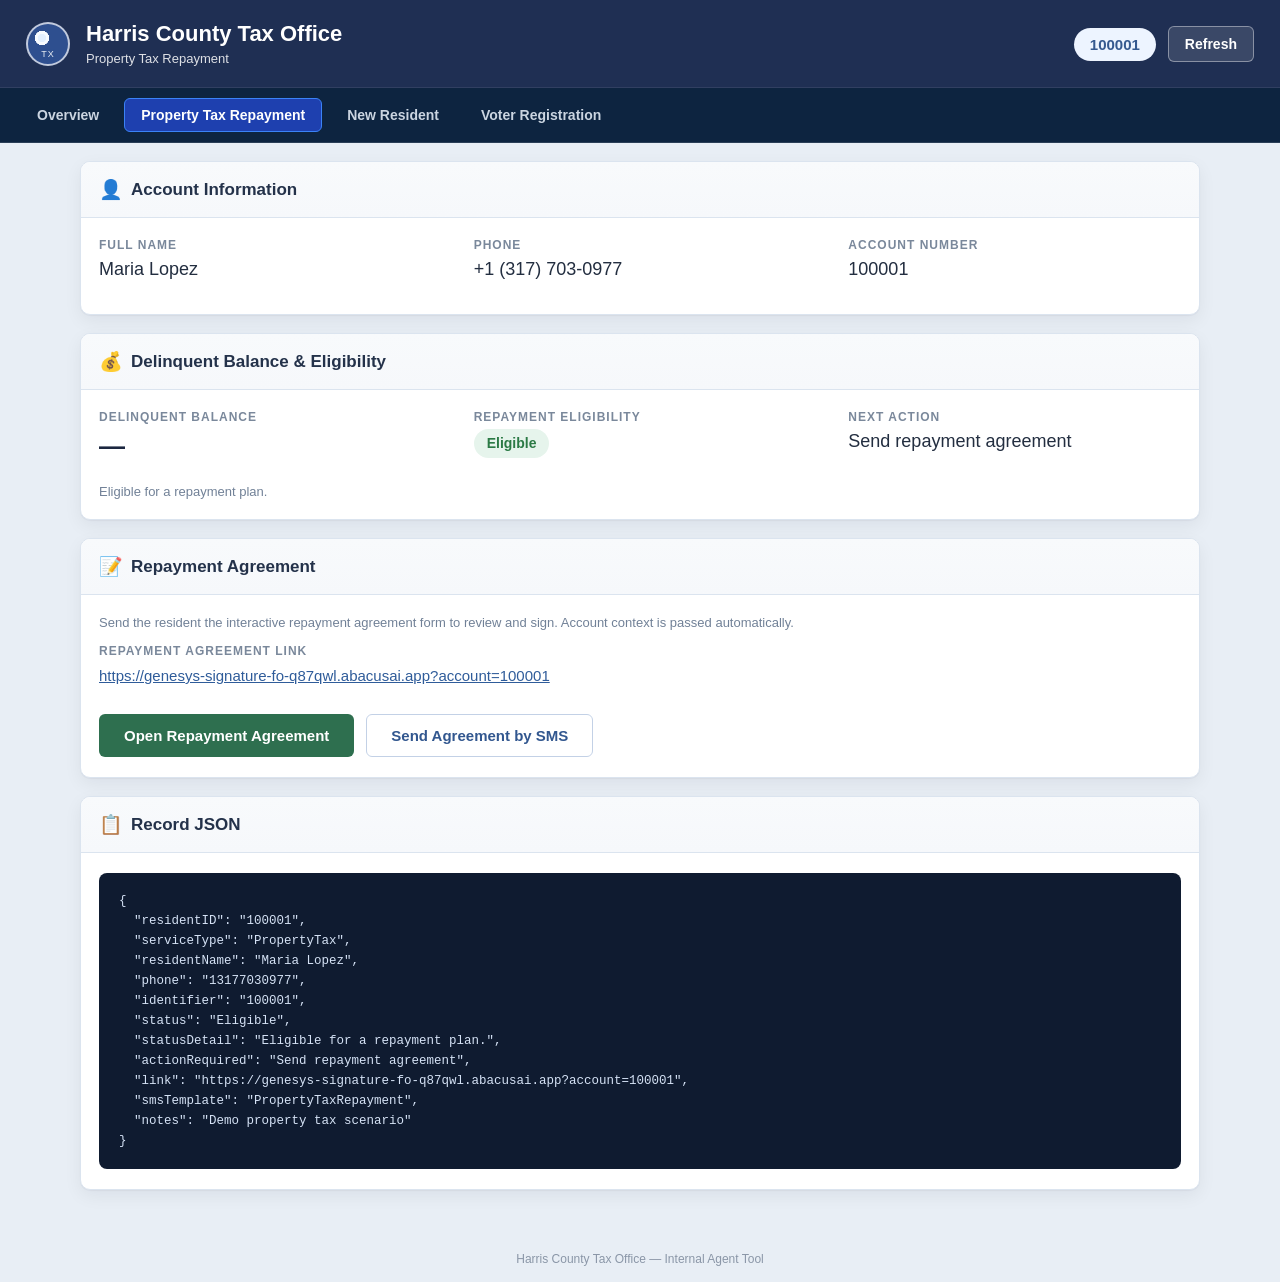
<file: web/Harris-County/repayment.html>
<!doctype html>
<html lang="en">
<head>
  <meta charset="utf-8" />
  <meta name="viewport" content="width=device-width, initial-scale=1" />
  <title>Harris County Tax Office - Property Tax Repayment</title>
  <style>
    :root {
      --navy:#1f2f53; --page:#e8eef5; --card:#fff; --line:#dbe4ef; --text:#24324a;
      --muted:#718197; --green:#2b7a45; --blue:#32578f; --blue-bg:#eef4ff; --gold:#c78a1e; --amber:#b06f12; --red:#b3261e;
      --shadow:0 1px 1px rgba(16,24,40,.04), 0 6px 18px rgba(16,24,40,.06); --radius:10px;
    }
    * { box-sizing:border-box; } html,body { margin:0; padding:0; }
    body { font-family:-apple-system,BlinkMacSystemFont,"Segoe UI",Roboto,Helvetica,Arial,sans-serif; background:var(--page); color:var(--text); }
    .topbar { background:var(--navy); color:#fff; min-height:88px; display:flex; align-items:center; padding:0 26px; box-shadow:inset 0 -1px 0 rgba(255,255,255,.08); }
    .brand { display:flex; align-items:center; gap:16px; min-width:0; }
    .seal { width:44px; height:44px; border-radius:999px; flex:0 0 auto; background:radial-gradient(circle at 35% 35%, #e3f0ff 0 11%, #f7fbff 12% 19%, #2e4f8f 20% 100%); border:2px solid rgba(255,255,255,.7); position:relative; overflow:hidden; }
    .seal::before { content:"TX"; position:absolute; bottom:5px; left:0; right:0; text-align:center; font-size:9px; letter-spacing:1px; opacity:.9; }
    .brand h1 { font-size:22px; line-height:1.1; margin:0; font-weight:700; }
    .brand .sub { margin-top:5px; font-size:13px; color:rgba(255,255,255,.85); }
    .chips { margin-left:auto; display:flex; gap:12px; align-items:center; }
    .chip { background:#edf4ff; color:#35598f; border-radius:999px; padding:9px 16px; font-weight:700; font-size:15px; line-height:1; white-space:nowrap; }
    .btn-refresh { background:rgba(255,255,255,.12); color:#fff; border:1px solid rgba(255,255,255,.4); border-radius:6px; padding:9px 16px; font-size:14px; font-weight:600; cursor:pointer; }
    .btn-refresh:hover { background:rgba(255,255,255,.2); }
    .page { width:min(1120px, calc(100vw - 40px)); margin:18px auto 0; padding-bottom:28px; }
    .card { background:var(--card); border:1px solid var(--line); border-radius:var(--radius); box-shadow:var(--shadow); overflow:hidden; margin-bottom:18px; }
    .card-header { min-height:56px; padding:13px 18px; display:flex; align-items:center; gap:10px; border-bottom:1px solid var(--line); background:linear-gradient(#f8fafc,#f6f8fb); font-size:17px; font-weight:700; }
    .card-body { padding:20px 18px; }
    .icon { font-size:19px; width:22px; text-align:center; opacity:.95; }
    .grid3 { display:grid; grid-template-columns:repeat(3, minmax(0,1fr)); gap:22px 42px; }
    .field-label { font-size:12px; font-weight:800; letter-spacing:1px; color:#7a889b; text-transform:uppercase; margin-bottom:5px; }
    .field-value { font-size:18px; line-height:1.35; color:#232e40; }
    .field-value.big { font-size:26px; font-weight:800; color:#1c2740; }
    .badge { display:inline-block; padding:5px 13px; border-radius:999px; font-size:14px; font-weight:700; }
    .badge.green { background:#e6f4ec; color:var(--green); }
    .badge.amber { background:#fbf0dd; color:var(--amber); }
    .badge.blue { background:var(--blue-bg); color:var(--blue); }
    .field-group { min-height:56px; }
    .helper { color:var(--muted); font-size:13px; margin:0 0 14px; }
    .btnrow { display:flex; gap:12px; flex-wrap:wrap; margin-top:14px; }
    .btn { appearance:none; border:1px solid transparent; border-radius:6px; padding:12px 24px; font-size:15px; font-weight:700; color:#fff; background:#36588d; cursor:pointer; text-decoration:none; display:inline-block; }
    .btn.green { background:#2e6f4f; }
    .btn.ghost { background:#fff; color:#32578f; border-color:#c3d1e6; }
    .link { color:#2f5c9a; text-decoration:underline; word-break:break-all; font-size:15px; }
    .banner { display:none; margin-top:14px; padding:11px 15px; border-radius:8px; font-weight:700; font-size:14px; background:#e6f4ec; color:#1f6b41; }
    .snapshot { background:#0f1b30; color:#d5e2f5; border-radius:8px; padding:18px 20px; font-family:ui-monospace,SFMono-Regular,Menlo,Consolas,monospace; font-size:12.5px; line-height:1.6; white-space:pre-wrap; word-break:break-word; }
    .footer { text-align:center; color:#8a96a7; font-size:12px; padding:16px 0; }
    @media (max-width:900px){ .grid3{grid-template-columns:1fr;} .chips .chip{display:none;} }
  .navbar{display:flex;gap:8px;background:#0d2440;padding:10px 20px;border-bottom:1px solid rgba(255,255,255,.12);flex-wrap:wrap}
  .navbar a{color:#cbd5e1;text-decoration:none;padding:8px 16px;border-radius:6px;font-size:14px;font-weight:600;border:1px solid transparent;transition:background .15s}
  .navbar a:hover{background:rgba(255,255,255,.12);color:#fff}
  .navbar a.active{background:#1e40af;color:#fff;border-color:#3b82f6}
  </style>
</head>
<body>
  <header class="topbar">
    <div class="brand">
      <div class="seal" aria-hidden="true"></div>
      <div>
        <h1>Harris County Tax Office</h1>
        <div class="sub">Property Tax Repayment</div>
      </div>
    </div>
    <div class="chips">
      <div class="chip" id="residentIdChip">100001</div>
      <button class="btn-refresh" id="refreshBtn" type="button">Refresh</button>
    </div>
  </header>

  <nav class="navbar" id="navbar">
    <a href="overview.html" data-page="overview">Overview</a>
    <a href="repayment.html" data-page="repayment">Property Tax Repayment</a>
    <a href="registration.html" data-page="registration">New Resident</a>
    <a href="voter-registration.html" data-page="voter">Voter Registration</a>
  </nav>

  <main class="page">
    <section class="card">
      <div class="card-header"><span class="icon">&#128100;</span>Account Information</div>
      <div class="card-body">
        <div class="grid3">
          <div class="field-group"><div class="field-label">Full Name</div><div class="field-value" id="residentName">Maria Lopez</div></div>
          <div class="field-group"><div class="field-label">Phone</div><div class="field-value" id="phone">+1 (317) 703-0977</div></div>
          <div class="field-group"><div class="field-label">Account Number</div><div class="field-value" id="accountNumber">100001</div></div>
        </div>
      </div>
    </section>

    <section class="card">
      <div class="card-header"><span class="icon">&#128176;</span>Delinquent Balance &amp; Eligibility</div>
      <div class="card-body">
        <div class="grid3">
          <div class="field-group"><div class="field-label">Delinquent Balance</div><div class="field-value big" id="delinquentBalance">&mdash;</div></div>
          <div class="field-group"><div class="field-label">Repayment Eligibility</div><div class="field-value"><span class="badge green" id="status">Eligible</span></div></div>
          <div class="field-group"><div class="field-label">Next Action</div><div class="field-value" id="actionRequired">Send repayment agreement</div></div>
        </div>
        <p class="helper" id="statusDetail" style="margin:18px 0 0;">Eligible for a repayment plan.</p>
      </div>
    </section>

    <section class="card">
      <div class="card-header"><span class="icon">&#128221;</span>Repayment Agreement</div>
      <div class="card-body">
        <p class="helper">Send the resident the interactive repayment agreement form to review and sign. Account context is passed automatically.</p>
        <div class="field-group" style="margin-bottom:14px;">
          <div class="field-label">Repayment Agreement Link</div>
          <div class="field-value"><a class="link" id="linkText" href="#" target="_blank" rel="noopener">&mdash;</a></div>
        </div>
        <div class="btnrow" style="margin-top:0;">
          <a class="btn green" id="openFormBtn" href="#" target="_blank" rel="noopener">Open Repayment Agreement</a>
          <button class="btn ghost" type="button" id="sendLinkBtn">Send Agreement by SMS</button>
        </div>
        <div class="banner" id="sendBanner"></div>
      </div>
    </section>

    <section class="card">
      <div class="card-header"><span class="icon">&#128203;</span>Record JSON</div>
      <div class="card-body"><div class="snapshot" id="snapshot">{}</div></div>
    </section>
  </main>
  <div class="footer">Harris County Tax Office &mdash; Internal Agent Tool</div>

  <script>
    const HC_DATA = {
      "100001": {residentID:"100001", serviceType:"PropertyTax", residentName:"Maria Lopez", phone:"13177030977", identifier:"100001", status:"Eligible", statusDetail:"Eligible for a repayment plan.", actionRequired:"Send repayment agreement", link:"https://genesys-signature-fo-q87qwl.abacusai.app?account=100001", smsTemplate:"PropertyTaxRepayment", notes:"Demo property tax scenario"}
    };
    const COLUMNS = ["residentID","serviceType","residentName","phone","identifier","status","statusDetail","actionRequired","link","smsTemplate","notes"];
    const params = new URLSearchParams(window.location.search);
    const ALIASES = { residentID:["accountNumber","account","key","id"] };
    const get = (k) => { let v=params.get(k); if((!v||!v.trim())&&ALIASES[k]){ for(const a of ALIASES[k]){ const av=params.get(a); if(av&&av.trim()){v=av;break;} } } return v&&v.trim()?v.trim():null; };
    function resolveRecord(){ const q=get("residentID"); if(q) return HC_DATA[q]?{...HC_DATA[q]}:{residentID:q}; return {...HC_DATA["100001"]}; }
    const rec = resolveRecord();
    const val = (f,fb="") => { const p=get(f); if(p!==null) return p; return (rec[f]!==undefined&&rec[f]!=="")?rec[f]:fb; };
    const fmtPhone = (p) => { if(!p) return "\u2014"; const d=String(p).replace(/\D/g,""); if(d.length===11&&d[0]==="1") return `+1 (${d.slice(1,4)}) ${d.slice(4,7)}-${d.slice(7)}`; if(d.length===10) return `+1 (${d.slice(0,3)}) ${d.slice(3,6)}-${d.slice(6)}`; return p; };
    const fmtMoney = (v) => { if(v===null||v===undefined||v==="") return "\u2014"; const n=Number(String(v).replace(/[^0-9.\-]/g,"")); if(isNaN(n)) return v; return "$"+n.toLocaleString("en-US",{minimumFractionDigits:2,maximumFractionDigits:2}); };
    const dash = (v)=>(v===null||v===undefined||v==="")?"\u2014":v;
    const set = (id,v)=>{ const el=document.getElementById(id); if(el) el.textContent=v; };

    const residentID = val("residentID");
    const link = val("link");

    set("residentIdChip", dash(residentID));
    set("residentName", dash(val("residentName")));
    set("phone", fmtPhone(val("phone")));
    set("accountNumber", dash(val("identifier") || residentID));
    /* delinquentBalance is optional in the simplified table; show if passed */
    set("delinquentBalance", fmtMoney(val("delinquentBalance")));
    set("actionRequired", dash(val("actionRequired")));
    set("statusDetail", dash(val("statusDetail")));

    const statusEl = document.getElementById("status");
    const status = val("status");
    statusEl.textContent = dash(status);
    const sLow = String(status).toLowerCase();
    statusEl.className = "badge " + (sLow.includes("eligible")||sLow.includes("active")||sLow.includes("ready") ? "green" : (sLow.includes("pending")||sLow.includes("review") ? "amber" : "blue"));

    const linkEl = document.getElementById("linkText");
    if (link) { linkEl.textContent = link; linkEl.href = link; document.getElementById("openFormBtn").href = link; }
    else { document.getElementById("openFormBtn").style.display = "none"; }

    const snap = {}; COLUMNS.forEach(c=>snap[c]=val(c));
    document.getElementById("snapshot").textContent = JSON.stringify(snap, null, 2);

    const sb = document.getElementById("sendBanner");
    document.getElementById("sendLinkBtn").addEventListener("click", () => { sb.textContent = "Repayment agreement sent by SMS to " + fmtPhone(val("phone")) + "."; sb.style.display="block"; setTimeout(()=>{sb.style.display="none";},2800); });
    document.getElementById("refreshBtn").addEventListener("click", () => location.reload());
  </script>

  <script>
    (function(){
      var qs = window.location.search || "";
      var current = "repayment";
      var links = document.querySelectorAll("#navbar a");
      for (var i=0;i<links.length;i++){
        links[i].setAttribute("href", links[i].getAttribute("href") + qs);
        if (links[i].getAttribute("data-page") === current) links[i].classList.add("active");
      }
    })();
  </script>
</body>
</html>
</file>
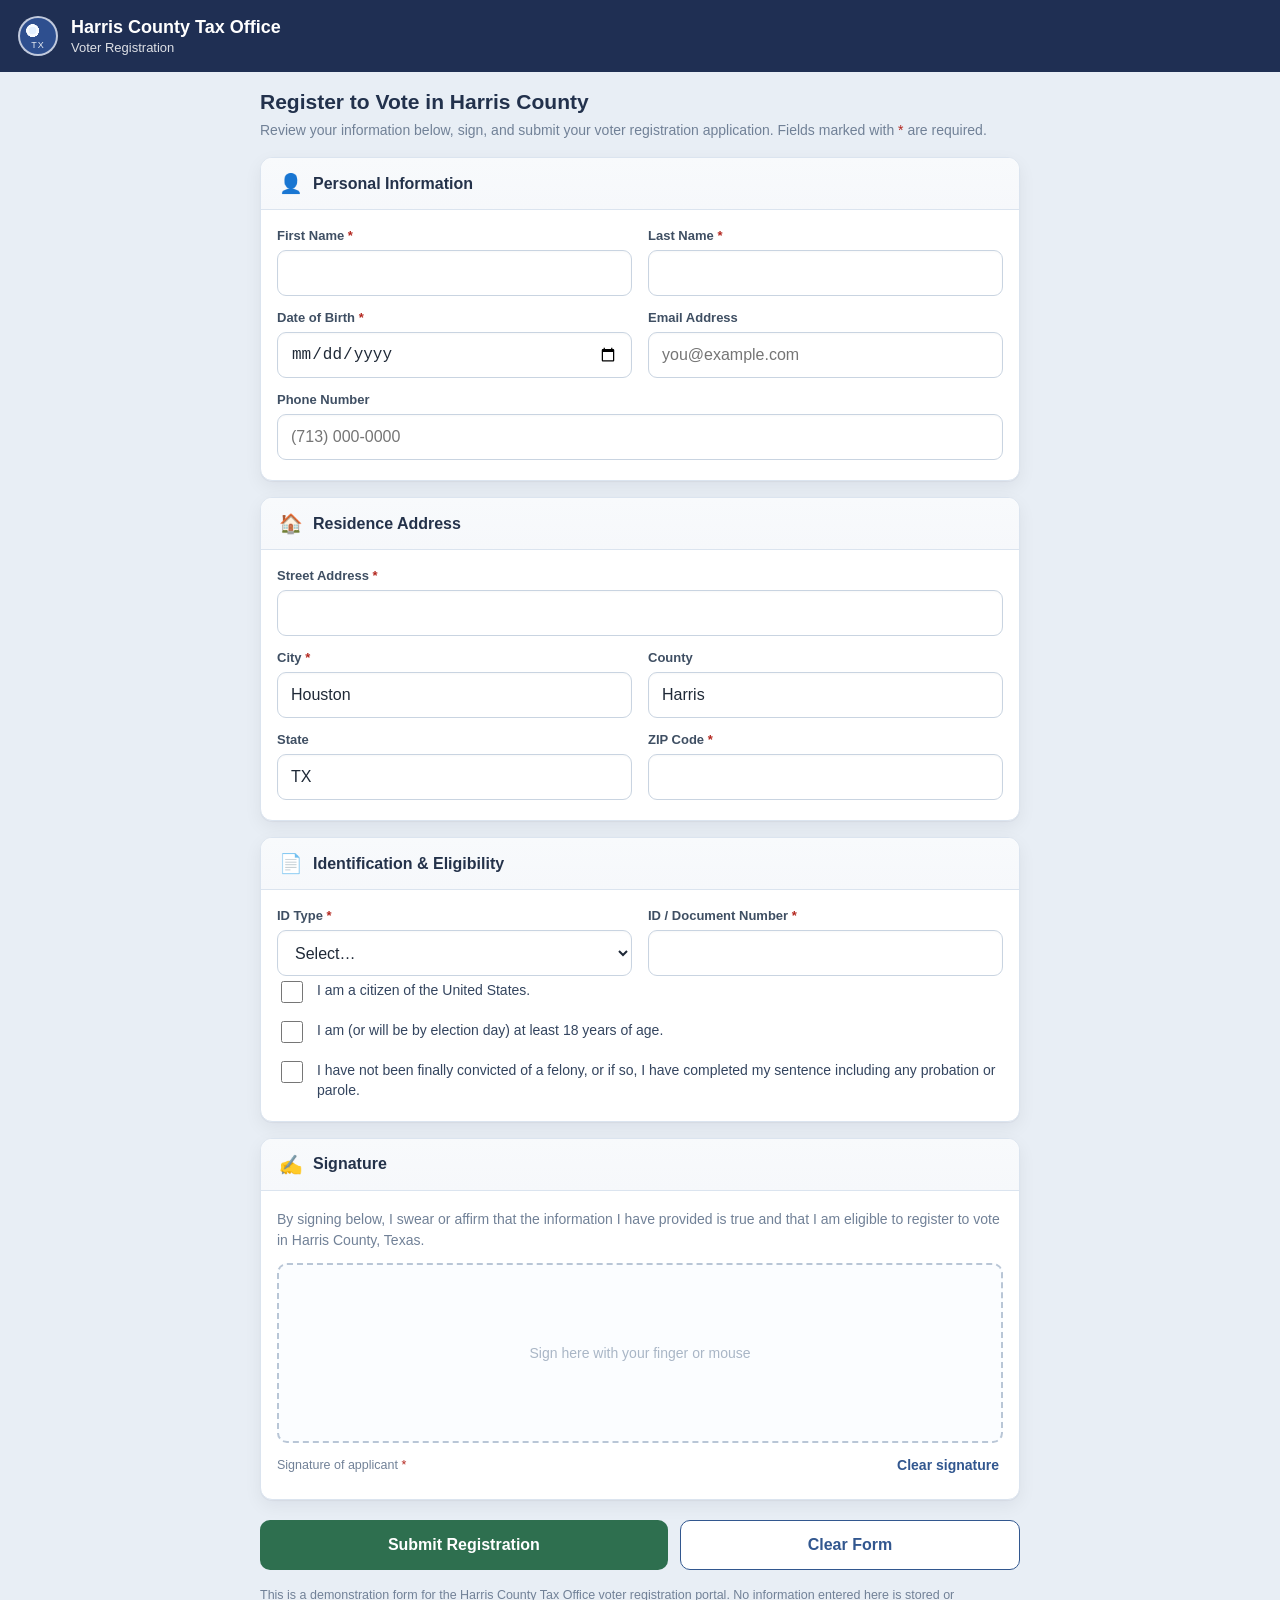
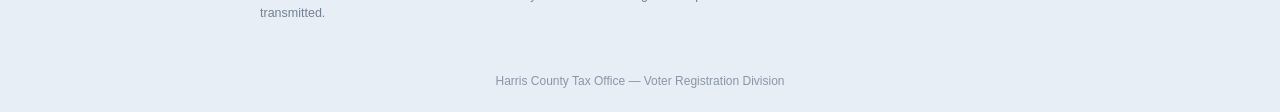
<file: web/Harris-County/voter-registration.html>
<!doctype html>
<html lang="en">
<head>
  <meta charset="utf-8" />
  <meta name="viewport" content="width=device-width, initial-scale=1, maximum-scale=1, user-scalable=no" />
  <title>Harris County Tax Office - Voter Registration</title>
  <style>
    :root {
      --navy: #1f2f53; --page: #e8eef5; --card: #ffffff; --line: #dbe4ef;
      --text: #24324a; --muted: #718197; --green: #2b7a45; --blue: #32578f;
      --shadow: 0 1px 1px rgba(16, 24, 40, .04), 0 6px 18px rgba(16, 24, 40, .06);
      --radius: 12px;
    }
    * { box-sizing: border-box; -webkit-tap-highlight-color: transparent; }
    html, body { margin: 0; padding: 0; }
    body { font-family: -apple-system, BlinkMacSystemFont, "Segoe UI", Roboto, Helvetica, Arial, sans-serif; background: var(--page); color: var(--text); }
    .topbar { background: var(--navy); color: #fff; display: flex; align-items: center; padding: 16px 18px; }
    .brand { display: flex; align-items: center; gap: 13px; min-width: 0; }
    .seal { width: 40px; height: 40px; border-radius: 999px; flex: 0 0 auto; background: radial-gradient(circle at 35% 35%, #e3f0ff 0 11%, #f7fbff 12% 19%, #2e4f8f 20% 100%); border: 2px solid rgba(255,255,255,.7); position: relative; overflow: hidden; }
    .seal::before { content: "TX"; position: absolute; bottom: 4px; left: 0; right: 0; text-align: center; font-size: 9px; letter-spacing: 1px; opacity: .9; color:#fff; }
    .brand h1 { font-size: 18px; line-height: 1.15; margin: 0; font-weight: 700; }
    .brand .sub { margin-top: 3px; font-size: 13px; color: rgba(255,255,255,.85); }
    .page { width: min(760px, calc(100vw - 28px)); margin: 18px auto 0; padding-bottom: 30px; }
    .intro { margin: 0 0 16px; }
    .intro h2 { font-size: 21px; margin: 0 0 6px; color: #22314c; }
    .intro p { margin: 0; color: var(--muted); font-size: 14px; line-height: 1.5; }
    .card { background: var(--card); border: 1px solid var(--line); border-radius: var(--radius); box-shadow: var(--shadow); overflow: hidden; margin-bottom: 16px; }
    .card-header { padding: 14px 18px; display: flex; align-items: center; gap: 10px; border-bottom: 1px solid var(--line); background: linear-gradient(#f8fafc, #f6f8fb); font-size: 16px; font-weight: 700; }
    .card-body { padding: 18px 16px 20px; }
    .icon { font-size: 19px; }
    .grid2 { display: grid; grid-template-columns: repeat(2, minmax(0,1fr)); gap: 14px 16px; }
    .control { display: flex; flex-direction: column; gap: 7px; }
    .control.full { grid-column: 1 / -1; }
    .control label { font-size: 13px; font-weight: 700; color: #3f4f63; }
    .req { color: #b3261e; }
    .input, select { height: 46px; border: 1px solid #c9d4e1; border-radius: 9px; padding: 0 13px; font-size: 16px; color: #1f2937; background: #fff; box-shadow: inset 0 1px 2px rgba(0,0,0,.03); width: 100%; }
    .input:focus, select:focus { outline: none; border-color: #6f97cf; box-shadow: 0 0 0 3px rgba(50,87,143,.14); }
    .checks { display: flex; flex-direction: column; gap: 14px; margin-top: 4px; }
    .check { display: flex; align-items: flex-start; gap: 11px; font-size: 14px; color: #34455f; line-height: 1.45; }
    .check input { width: 22px; height: 22px; margin-top: 1px; flex: 0 0 auto; }
    /* Signature */
    .sigwrap { position: relative; }
    .sigpad { width: 100%; height: 180px; border: 2px dashed #b9c6d6; border-radius: 10px; background: #fbfdff; touch-action: none; display: block; }
    .sigpad.signed { border-style: solid; border-color: #8fb0dc; }
    .sighint { position: absolute; left: 0; right: 0; top: 50%; transform: translateY(-50%); text-align: center; color: #a9b6c6; font-size: 14px; pointer-events: none; }
    .sigbar { display: flex; justify-content: space-between; align-items: center; margin-top: 8px; }
    .sigbar .lbl { font-size: 12.5px; color: var(--muted); }
    .linkbtn { background: none; border: none; color: var(--blue); font-size: 14px; font-weight: 700; cursor: pointer; padding: 6px 4px; }
    .btnrow { display:flex; gap: 12px; flex-wrap: wrap; margin-top: 20px; }
    .btn { appearance: none; border: 1px solid transparent; border-radius: 10px; padding: 15px 24px; font-size: 16px; font-weight: 700; color: #fff; background: #2e6f4f; cursor: pointer; flex: 1 1 auto; min-width: 150px; }
    .btn.ghost { background: #fff; color: #32578f; border-color: #32578f; }
    .field-error { border-color: #d78 !important; }
    .note { font-size: 12.5px; color: var(--muted); margin-top: 16px; line-height: 1.5; }
    .success { display:none; text-align:center; padding: 10px 6px; }
    .success .badge { width: 66px; height: 66px; border-radius: 999px; background: #e6f4ec; color: var(--green); font-size: 34px; display:grid; place-items:center; margin: 0 auto 14px; }
    .success h3 { margin: 0 0 8px; font-size: 22px; color: #1f6b41; }
    .success p { margin: 0 auto 6px; color: #45566e; font-size: 15px; max-width: 520px; line-height: 1.5; }
    .success .conf { font-weight: 800; color: #22314c; }
    .footer { text-align: center; color: #8a96a7; font-size: 12px; padding: 8px 16px 24px; }
    @media (max-width: 640px) { .grid2 { grid-template-columns: 1fr; } .btn { flex: 1 1 100%; } }
  </style>
</head>
<body>
  <header class="topbar">
    <div class="brand">
      <div class="seal" aria-hidden="true"></div>
      <div>
        <h1>Harris County Tax Office</h1>
        <div class="sub">Voter Registration</div>
      </div>
    </div>
  </header>

  <main class="page">
    <div class="intro">
      <h2>Register to Vote in Harris County</h2>
      <p>Review your information below, sign, and submit your voter registration application. Fields marked with <span class="req">*</span> are required.</p>
    </div>

    <form id="voterForm" novalidate>
      <section class="card">
        <div class="card-header"><span class="icon">&#128100;</span>Personal Information</div>
        <div class="card-body">
          <div class="grid2">
            <div class="control"><label>First Name <span class="req">*</span></label><input class="input" name="firstName" required /></div>
            <div class="control"><label>Last Name <span class="req">*</span></label><input class="input" name="lastName" required /></div>
            <div class="control"><label>Date of Birth <span class="req">*</span></label><input class="input" type="date" name="dob" required /></div>
            <div class="control"><label>Email Address</label><input class="input" type="email" name="email" placeholder="you@example.com" /></div>
            <div class="control full"><label>Phone Number</label><input class="input" type="tel" name="phone" placeholder="(713) 000-0000" /></div>
          </div>
        </div>
      </section>

      <section class="card">
        <div class="card-header"><span class="icon">&#127968;</span>Residence Address</div>
        <div class="card-body">
          <div class="grid2">
            <div class="control full"><label>Street Address <span class="req">*</span></label><input class="input" name="street" required /></div>
            <div class="control"><label>City <span class="req">*</span></label><input class="input" name="city" value="Houston" required /></div>
            <div class="control"><label>County</label><input class="input" name="county" value="Harris" readonly /></div>
            <div class="control"><label>State</label><input class="input" name="state" value="TX" readonly /></div>
            <div class="control"><label>ZIP Code <span class="req">*</span></label><input class="input" name="zip" inputmode="numeric" required /></div>
          </div>
        </div>
      </section>

      <section class="card">
        <div class="card-header"><span class="icon">&#128196;</span>Identification & Eligibility</div>
        <div class="card-body">
          <div class="grid2">
            <div class="control">
              <label>ID Type <span class="req">*</span></label>
              <select name="idType" required>
                <option value="">Select&hellip;</option>
                <option>Texas Driver License</option>
                <option>Texas ID Card</option>
                <option>Last 4 of SSN</option>
              </select>
            </div>
            <div class="control"><label>ID / Document Number <span class="req">*</span></label><input class="input" name="idNumber" required /></div>
          </div>
          <div class="checks">
            <label class="check"><input type="checkbox" name="citizen" required /> I am a citizen of the United States.</label>
            <label class="check"><input type="checkbox" name="age" required /> I am (or will be by election day) at least 18 years of age.</label>
            <label class="check"><input type="checkbox" name="eligible" required /> I have not been finally convicted of a felony, or if so, I have completed my sentence including any probation or parole.</label>
          </div>
        </div>
      </section>

      <section class="card">
        <div class="card-header"><span class="icon">&#9997;</span>Signature</div>
        <div class="card-body">
          <p style="margin:0 0 12px; font-size:14px; color:var(--muted); line-height:1.5;">By signing below, I swear or affirm that the information I have provided is true and that I am eligible to register to vote in Harris County, Texas.</p>
          <div class="sigwrap">
            <canvas id="sigpad" class="sigpad"></canvas>
            <div class="sighint" id="sigHint">Sign here with your finger or mouse</div>
          </div>
          <div class="sigbar">
            <span class="lbl">Signature of applicant <span class="req">*</span></span>
            <button type="button" class="linkbtn" id="clearSig">Clear signature</button>
          </div>
        </div>
      </section>

      <div class="btnrow">
        <button class="btn" type="submit">Submit Registration</button>
        <button class="btn ghost" type="reset">Clear Form</button>
      </div>
      <p class="note">This is a demonstration form for the Harris County Tax Office voter registration portal. No information entered here is stored or transmitted.</p>
    </form>

    <section class="card success" id="successCard">
      <div class="card-body">
        <div class="success" style="display:block;">
          <div class="badge">&#10003;</div>
          <h3>Registration Submitted</h3>
          <p>Thank you, <span class="conf" id="successName">Voter</span>. Your voter registration application has been received.</p>
          <p>Your confirmation number is <span class="conf" id="confNum">HC-VR-000000</span>.</p>
          <p>You will receive your voter registration certificate by mail within 30 days. If you have questions, contact the Harris County Tax Office Voter Registration Division.</p>
        </div>
      </div>
    </section>
  </main>
  <div class="footer">Harris County Tax Office &mdash; Voter Registration Division</div>

  <script>
    // ---- Prefill from data table (URL params) ----
    function param(name){ return new URLSearchParams(window.location.search).get(name); }
    function firstParam(){ for (var i=0;i<arguments.length;i++){ var v=param(arguments[i]); if(v) return v; } return null; }

    (function prefill(){
      var form = document.getElementById('voterForm');
      var fullName = firstParam('residentName','name');
      if (fullName){
        var parts = fullName.trim().split(/\s+/);
        form.firstName.value = parts.shift() || '';
        form.lastName.value = parts.join(' ') || '';
      }
      var phone = firstParam('phone');
      if (phone){
        var d = phone.replace(/\D/g,'').replace(/^1(?=\d{10}$)/,'');
        if (d.length === 10) phone = '(' + d.slice(0,3) + ') ' + d.slice(3,6) + '-' + d.slice(6);
        form.phone.value = phone;
      }
    })();

    // ---- Signature pad (mouse + touch) ----
    var canvas = document.getElementById('sigpad');
    var hint = document.getElementById('sigHint');
    var ctx = canvas.getContext('2d');
    var drawing = false, hasSig = false, last = null;

    function sizeCanvas(){
      var ratio = window.devicePixelRatio || 1;
      var rect = canvas.getBoundingClientRect();
      canvas.width = rect.width * ratio;
      canvas.height = rect.height * ratio;
      ctx.setTransform(ratio, 0, 0, ratio, 0, 0);
      ctx.lineWidth = 2.2; ctx.lineCap = 'round'; ctx.lineJoin = 'round'; ctx.strokeStyle = '#12294d';
    }
    setTimeout(sizeCanvas, 0);
    window.addEventListener('resize', function(){ var wasSigned = hasSig; sizeCanvas(); if(!wasSigned){ hasSig=false; } });

    function pos(e){
      var rect = canvas.getBoundingClientRect();
      var t = e.touches ? e.touches[0] : e;
      return { x: t.clientX - rect.left, y: t.clientY - rect.top };
    }
    function start(e){ e.preventDefault(); drawing = true; last = pos(e); }
    function move(e){
      if(!drawing) return; e.preventDefault();
      var p = pos(e);
      ctx.beginPath(); ctx.moveTo(last.x, last.y); ctx.lineTo(p.x, p.y); ctx.stroke();
      last = p;
      if(!hasSig){ hasSig = true; hint.style.display = 'none'; canvas.classList.add('signed'); }
    }
    function end(e){ drawing = false; }

    canvas.addEventListener('mousedown', start);
    canvas.addEventListener('mousemove', move);
    window.addEventListener('mouseup', end);
    canvas.addEventListener('touchstart', start, { passive:false });
    canvas.addEventListener('touchmove', move, { passive:false });
    canvas.addEventListener('touchend', end);

    function clearSig(){
      ctx.clearRect(0,0,canvas.width,canvas.height);
      hasSig = false; hint.style.display = 'block'; canvas.classList.remove('signed');
    }
    document.getElementById('clearSig').addEventListener('click', clearSig);

    // ---- Submit ----
    var form = document.getElementById('voterForm');
    var successCard = document.getElementById('successCard');

    form.addEventListener('submit', function(e){
      e.preventDefault();
      var valid = true;
      form.querySelectorAll('[required]').forEach(function(el){
        var bad = (el.type === 'checkbox') ? !el.checked : !String(el.value).trim();
        if (bad){ valid = false; if (el.type !== 'checkbox') el.classList.add('field-error'); }
        else if (el.type !== 'checkbox') el.classList.remove('field-error');
      });
      if (!valid){ alert('Please complete all required fields and confirm the eligibility statements.'); return; }
      if (!hasSig){ alert('Please sign in the signature box before submitting.'); canvas.scrollIntoView({behavior:'smooth', block:'center'}); return; }

      var fn = form.firstName.value.trim();
      var ln = form.lastName.value.trim();
      document.getElementById('successName').textContent = (fn + ' ' + ln).trim() || 'Voter';
      document.getElementById('confNum').textContent = 'HC-VR-' + Math.floor(100000 + Math.random() * 900000);
      form.style.display = 'none';
      document.querySelector('.intro').style.display = 'none';
      successCard.style.display = 'block';
      window.scrollTo({ top: 0, behavior: 'smooth' });
    });

    form.addEventListener('reset', function(){ setTimeout(clearSig, 0); });
  </script>
</body>
</html>
</file>
<file: web/nm_mvd_demo_scripts_repo/web/shared/styles/base.css>
*,:before,:after{box-sizing:border-box}
body{margin:0;font-family:'Segoe UI',-apple-system,BlinkMacSystemFont,sans-serif;background:#f3f4f6;color:#111827}
.container{padding:16px}
.card{background:#fff;border-radius:8px;box-shadow:0 1px 3px rgba(0,0,0,.08);overflow:hidden}
.card-header{padding:8px 14px;font-size:10px;font-weight:700;text-transform:uppercase;letter-spacing:.7px}
.card-body{padding:12px 14px}
.mono{font-family:'Courier New',monospace}
</file>
<file: web/nm_mvd_demo_scripts_repo/web/shared/styles/theme-nm.css>
:root{
  --navy:#002147;
  --navy-light:#003366;
  --gold:#FFD700;
  --turquoise:#1A8A8A;
  --red:#C62828;
  --red-light:#FFEBEE;
  --green:#2E7D32;
  --green-light:#E8F5E9;
  --amber:#E65100;
  --amber-light:#FFF3E0;
  --gray-100:#F3F4F6;
  --gray-400:#9CA3AF;
  --gray-600:#4B5563;
  --white:#FFFFFF;
}
</file>
<file: web/nm_mvd_demo_scripts_repo/web/nm-mvd/agent-transfer/styles.css>
.header{background:linear-gradient(135deg,var(--navy) 0%,var(--navy-light) 100%);color:#fff;padding:8px 20px;display:flex;gap:12px;align-items:center}
.header-right{margin-left:auto}
.badge{display:inline-block;font-size:11px;font-weight:600;padding:2px 8px;border-radius:4px}
.badge-valid{background:var(--green-light);color:var(--green)}
.badge-suspended{background:var(--red-light);color:var(--red)}
.badge-expired,.badge-open{background:var(--amber-light);color:var(--amber)}
.badge-closed{background:var(--green-light);color:var(--green)}
.badge-none{background:#f3f4f6;color:#6b7280}
</file>
